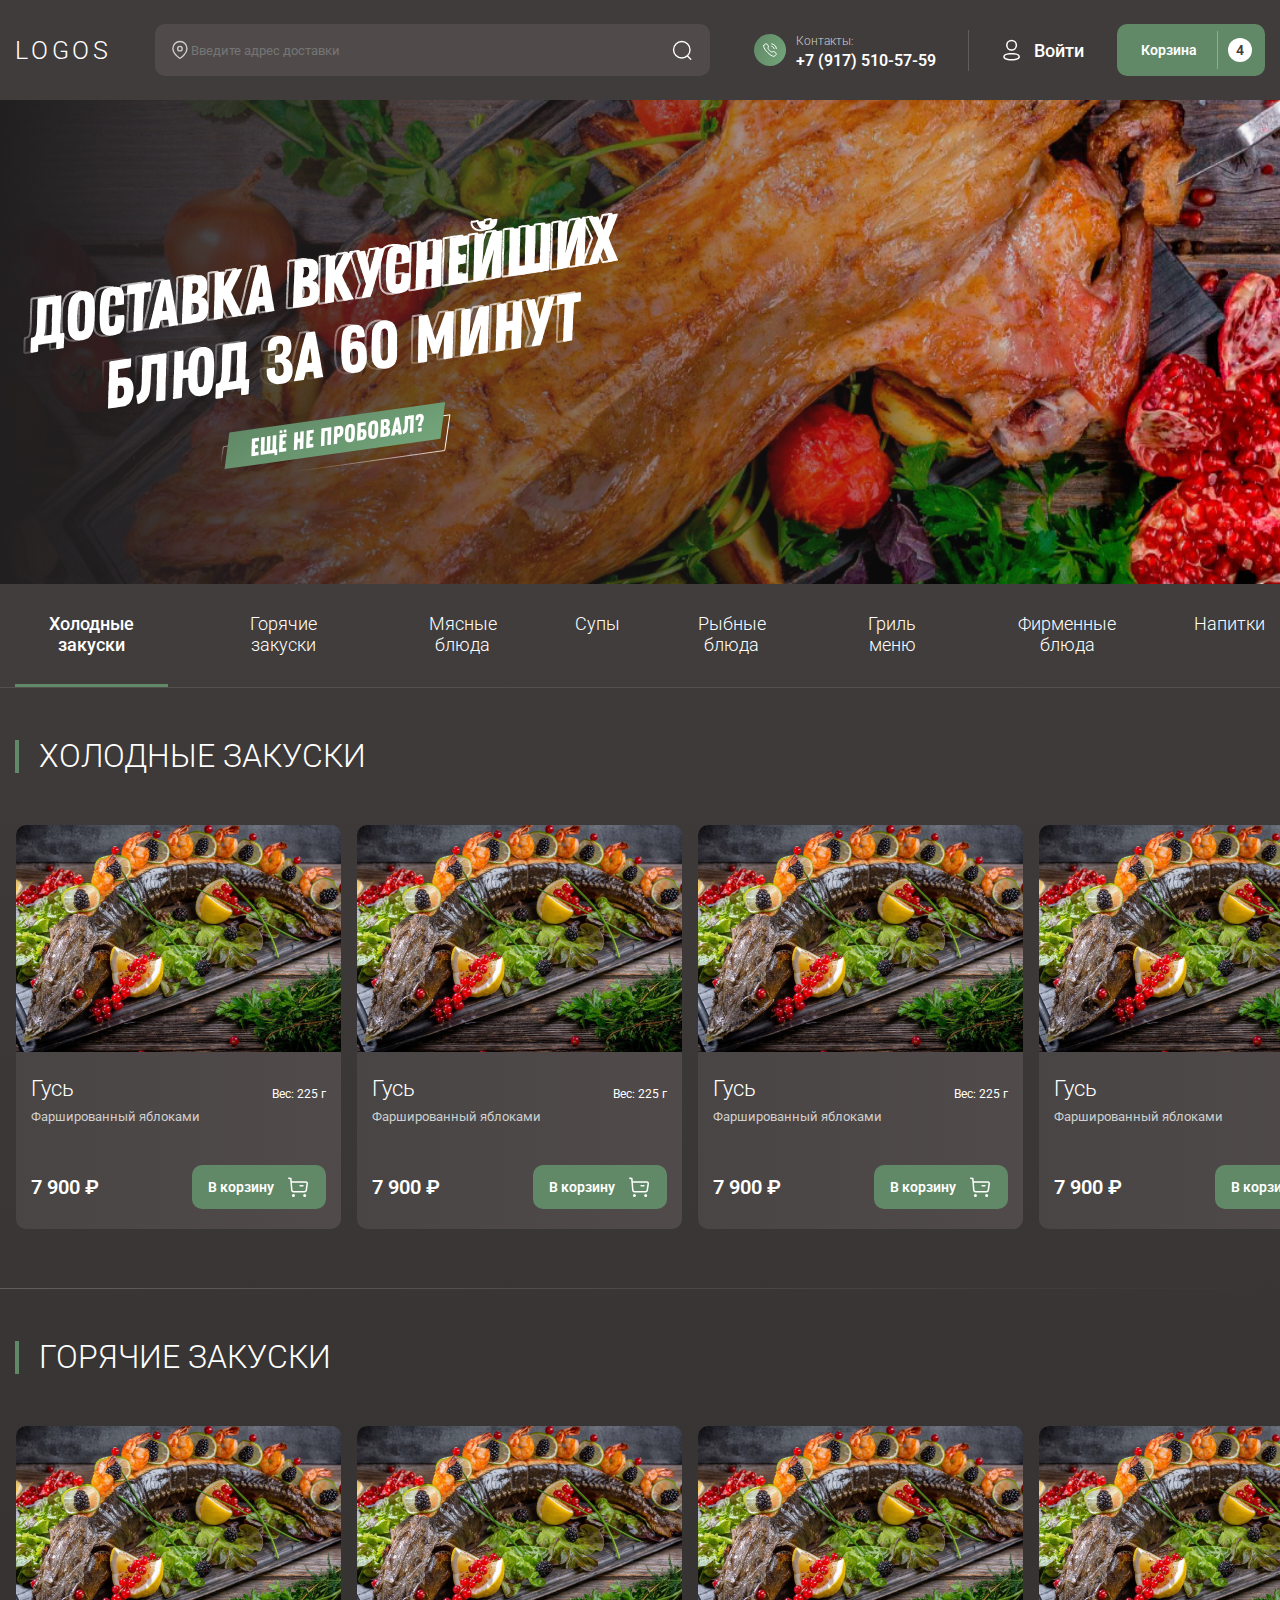
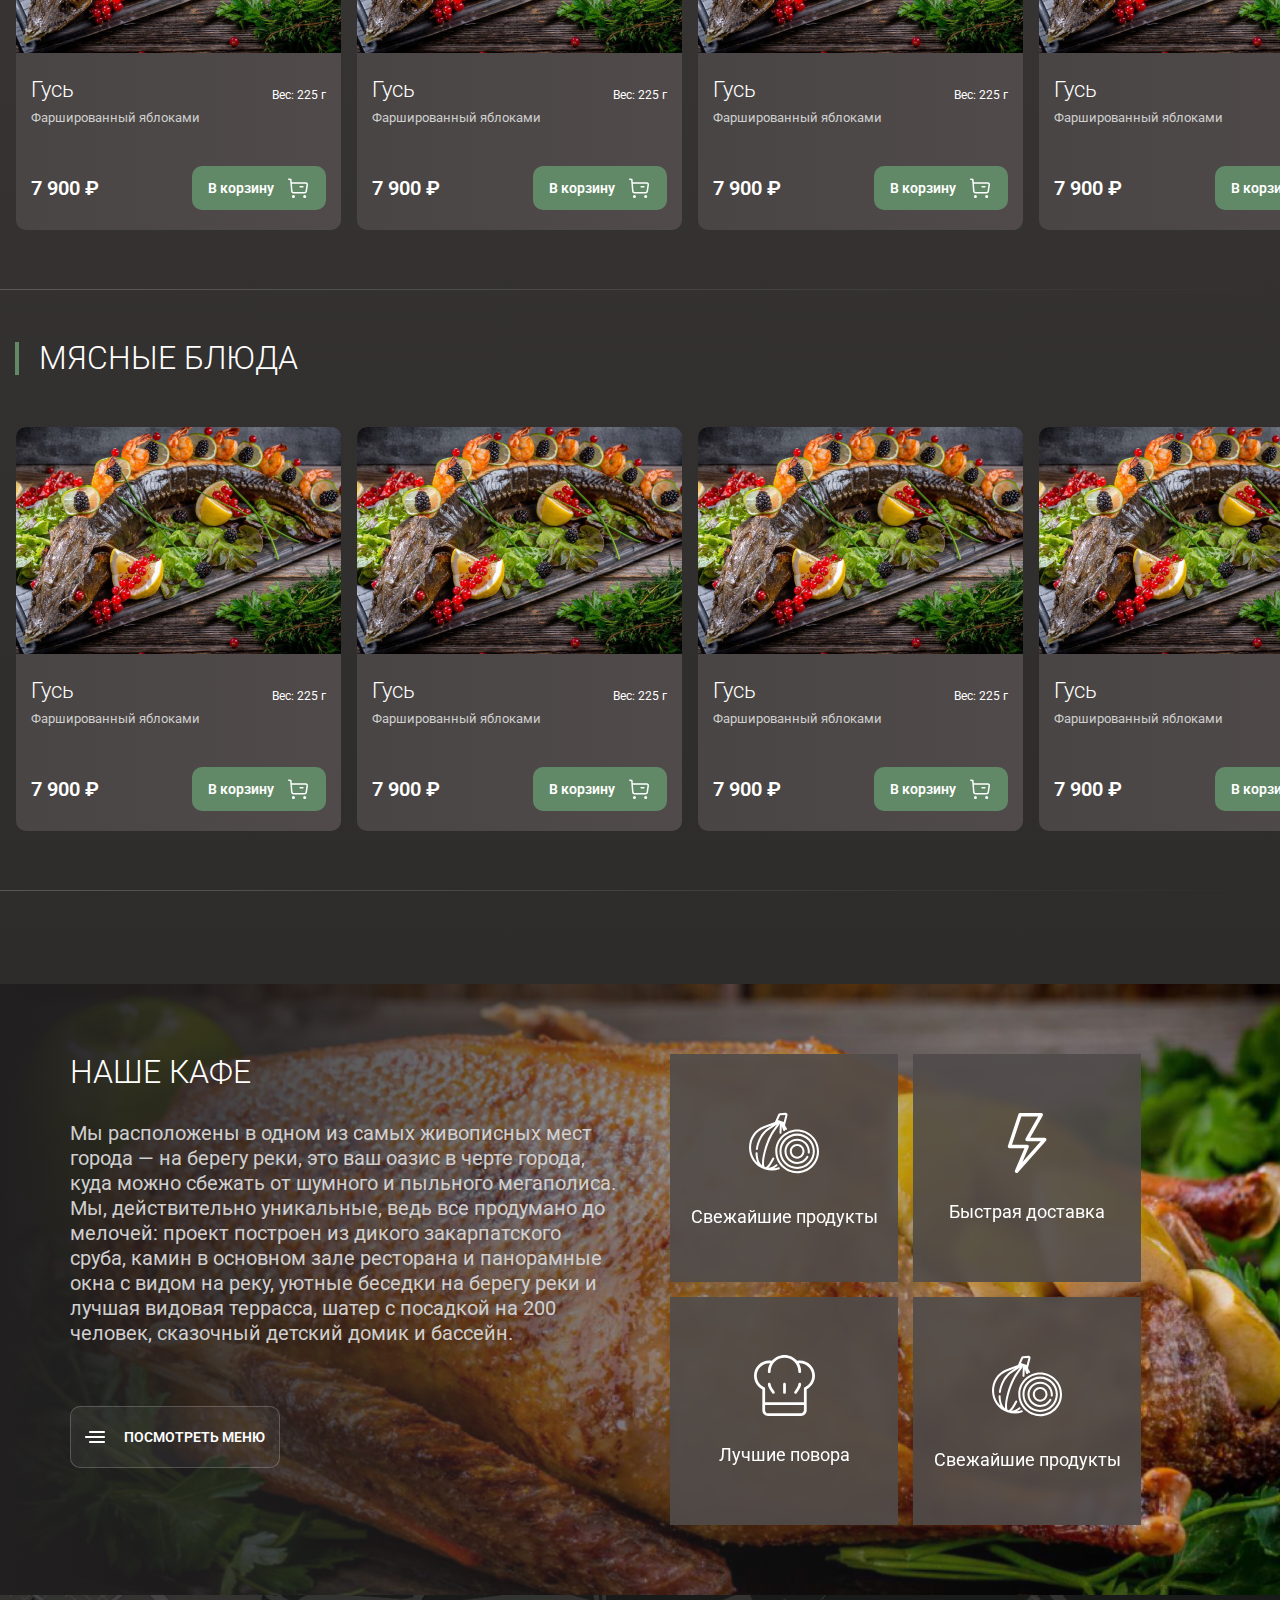
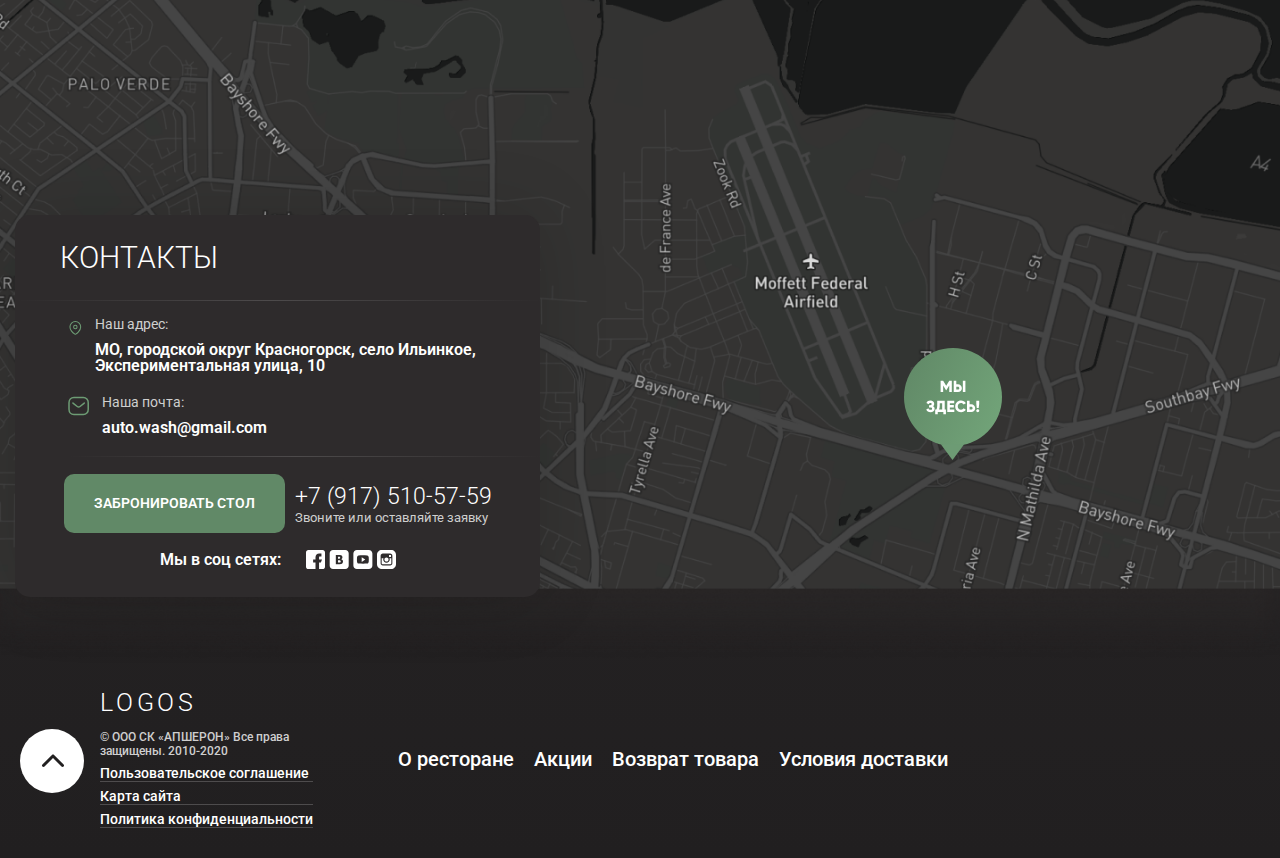
<file: index.html>
<!DOCTYPE html>
<html lang="en">

<head>
    <meta charset="UTF-8">
    <meta http-equiv="X-UA-Compatible" content="IE=edge">
    <meta name="viewport" content="width=device-width, initial-scale=1.0">

    <link rel="stylesheet" href="./css/style.css">
    <link
        href="https://fonts.googleapis.com/css?family=Roboto:100,100italic,300,300italic,regular,italic,500,500italic,700,700italic,900,900italic"
        rel="stylesheet" />

    <title>Logos</title>
</head>

<body>
    <div class="wrapper">
        <header class="header">
            <div class="container">
                <div class="header__content">
                    <div class="burger__menu">
                        <svg width="37" height="37" viewBox="0 0 37 37" fill="none" xmlns="http://www.w3.org/2000/svg">
                            <path
                                d="M8.64 25.3871H7.836L4.836 30.3551L1.836 25.3871H1.044V33.7871H1.68V26.3231L4.788 31.4831H4.896L8.004 26.3231V33.7871H8.64V25.3871ZM11.3597 33.1871V29.8511H15.1997V29.2511H11.3597V25.9871H15.4997V25.3871H10.7237V33.7871H15.5597V33.1871H11.3597ZM22.6421 25.3871V29.1671H17.7581V25.3871H17.1221V33.7871H17.7581V29.7671H22.6421V33.7871H23.2781V25.3871H22.6421ZM31.9844 25.2551C29.6924 25.2551 27.9044 26.9711 27.7004 29.1671H25.9964V25.3871H25.3604V33.7871H25.9964V29.7671H27.6764C27.7724 32.0831 29.6084 33.9191 31.9844 33.9191C34.4084 33.9191 36.3164 31.9871 36.3164 29.5871C36.3164 27.1871 34.4084 25.2551 31.9844 25.2551ZM31.9844 33.3071C29.8964 33.3071 28.2884 31.6511 28.2884 29.5871C28.2884 27.5231 29.8964 25.8671 31.9844 25.8671C34.0604 25.8671 35.6804 27.5231 35.6804 29.5871C35.6804 31.6511 34.0604 33.3071 31.9844 33.3071Z"
                                fill="white" />
                            <rect x="5" y="14" width="25" height="3" rx="1.5" fill="#65906C" />
                            <rect x="5" y="7" width="25" height="3" rx="1.5" fill="#65906C" />
                            <rect x="5" width="25" height="3" rx="1.5" fill="#65906C" />
                        </svg>

                    </div>
                    <div class="logo">
                        LOGOS
                    </div>
                    <div class="header__cearch-bar">
                        <svg width="24" height="24" viewBox="0 0 24 24" fill="none" xmlns="http://www.w3.org/2000/svg">
                            <path fill-rule="evenodd" clip-rule="evenodd"
                                d="M4.23914 10.3913C4.25354 6.15071 7.7029 2.72471 11.9435 2.73912C16.1841 2.75353 19.6101 6.20288 19.5957 10.4435V10.5304C19.5435 13.2869 18.0044 15.8348 16.1174 17.8261C15.0382 18.9467 13.8331 19.9388 12.5261 20.7826C12.1766 21.0849 11.6582 21.0849 11.3087 20.7826C9.3602 19.5143 7.65007 17.9131 6.25653 16.0522C5.01449 14.4294 4.3093 12.4597 4.23914 10.4174L4.23914 10.3913Z"
                                stroke="#CFCFCF" stroke-width="1.5" stroke-linecap="round" stroke-linejoin="round" />
                            <circle cx="11.9174" cy="10.5391" r="2.46087" stroke="#CFCFCF" stroke-width="1.5"
                                stroke-linecap="round" stroke-linejoin="round" />
                        </svg>
                        <input type="text" placeholder="Введите адрес доставки">
                        <svg width="24" height="24" viewBox="0 0 24 24" fill="none" xmlns="http://www.w3.org/2000/svg">
                            <circle cx="11.7666" cy="11.7666" r="8.98856" stroke="white" stroke-width="1.5"
                                stroke-linecap="round" stroke-linejoin="round" />
                            <path d="M18.0183 18.4851L21.5423 22" stroke="white" stroke-width="1.5"
                                stroke-linecap="round" stroke-linejoin="round" />
                        </svg>
                    </div>
                    <div class="header__info">
                        <div class="info__contact">
                            <div class="contact__icon">
                                <svg width="16" height="16" viewBox="0 0 16 16" fill="none"
                                    xmlns="http://www.w3.org/2000/svg">
                                    <path fill-rule="evenodd" clip-rule="evenodd"
                                        d="M1.99329 3.249C2.20417 2.89915 3.36678 1.62917 4.19526 1.66751C4.44311 1.68873 4.66222 1.83798 4.84024 2.01187H4.84092C5.249 2.4117 6.41982 3.92062 6.48555 4.23829C6.64782 5.01739 5.7187 5.46651 6.00284 6.25178C6.72725 8.02428 7.97544 9.27236 9.74879 9.99602C10.5334 10.2808 10.9826 9.35246 11.7618 9.51404C12.0795 9.58045 13.5892 10.7505 13.9884 11.1592V11.1592C14.1616 11.3365 14.3123 11.5563 14.3328 11.8041C14.3636 12.677 13.0148 13.8553 12.7518 14.0059C12.1315 14.4502 11.3222 14.442 10.3356 13.9833C7.58243 12.8379 3.1826 8.52132 2.01588 5.66437C1.56946 4.6833 1.53934 3.86859 1.99329 3.249Z"
                                        stroke="white" stroke-linecap="round" stroke-linejoin="round" />
                                    <path d="M9.71027 1.83331C12.1783 2.10731 14.1269 4.05398 14.4043 6.52131"
                                        stroke="white" stroke-linecap="round" stroke-linejoin="round" />
                                    <path d="M9.71027 4.19531C10.8903 4.42531 11.8123 5.34731 12.0423 6.52731"
                                        stroke="white" stroke-linecap="round" stroke-linejoin="round" />
                                </svg>
                            </div>
                            <div class="contacts">
                                <span>Контакты:</span>
                                <h4 class="contact__phone">
                                    +7 (917) 510-57-59
                                </h4>
                            </div>
                        </div>
                        <div class="info__login">
                            <svg width="24" height="24" viewBox="0 0 24 24" fill="none"
                                xmlns="http://www.w3.org/2000/svg">
                                <circle cx="11.5788" cy="7.27803" r="4.77803" stroke="white" stroke-width="1.5"
                                    stroke-linecap="round" stroke-linejoin="round" />
                                <path fill-rule="evenodd" clip-rule="evenodd"
                                    d="M4.00002 18.7014C3.99873 18.3655 4.07385 18.0337 4.2197 17.7311C4.67736 16.8158 5.96798 16.3307 7.03892 16.111C7.81128 15.9462 8.59431 15.836 9.38217 15.7815C10.8408 15.6533 12.3079 15.6533 13.7666 15.7815C14.5544 15.8367 15.3374 15.9468 16.1099 16.111C17.1808 16.3307 18.4714 16.77 18.9291 17.7311C19.2224 18.3479 19.2224 19.064 18.9291 19.6808C18.4714 20.6419 17.1808 21.0812 16.1099 21.2918C15.3384 21.4634 14.5551 21.5766 13.7666 21.6304C12.5794 21.7311 11.3866 21.7494 10.1968 21.6854C9.92221 21.6854 9.65677 21.6854 9.38217 21.6304C8.59663 21.5773 7.81632 21.4641 7.04807 21.2918C5.96798 21.0812 4.68652 20.6419 4.2197 19.6808C4.0746 19.3747 3.99955 19.0401 4.00002 18.7014Z"
                                    stroke="white" stroke-width="1.5" stroke-linecap="round" stroke-linejoin="round" />
                            </svg>
                            <h4>Войти</h4>
                        </div>
                    </div>
                    <div class="header__button">
                        <button class="btn header__btn">
                            <svg width="48" height="27" viewBox="0 0 48 27" fill="none"
                                xmlns="http://www.w3.org/2000/svg">
                                <line y1="26.5" x2="48" y2="26.5" stroke="white" stroke-opacity="0.3" />
                                <path fill-rule="evenodd" clip-rule="evenodd"
                                    d="M19.4223 19.8203C19.8443 19.8203 20.1873 20.1633 20.1873 20.5853C20.1873 21.0073 19.8443 21.3493 19.4223 21.3493C19.0003 21.3493 18.6583 21.0073 18.6583 20.5853C18.6583 20.1633 19.0003 19.8203 19.4223 19.8203Z"
                                    stroke="white" stroke-width="1.5" stroke-linecap="round" stroke-linejoin="round" />
                                <path fill-rule="evenodd" clip-rule="evenodd"
                                    d="M30.6747 19.8203C31.0967 19.8203 31.4397 20.1633 31.4397 20.5853C31.4397 21.0073 31.0967 21.3493 30.6747 21.3493C30.2527 21.3493 29.9097 21.0073 29.9097 20.5853C29.9097 20.1633 30.2527 19.8203 30.6747 19.8203Z"
                                    stroke="white" stroke-width="1.5" stroke-linecap="round" stroke-linejoin="round" />
                                <path
                                    d="M14.7499 3.25L16.8299 3.61L17.7929 15.083C17.8709 16.018 18.6519 16.736 19.5899 16.736H30.5019C31.3979 16.736 32.1579 16.078 32.2869 15.19L33.2359 8.632C33.3529 7.823 32.7259 7.099 31.9089 7.099H17.1639"
                                    stroke="white" stroke-width="1.5" stroke-linecap="round" stroke-linejoin="round" />
                                <path d="M26.1254 10.795H28.8984" stroke="white" stroke-width="1.5"
                                    stroke-linecap="round" stroke-linejoin="round" />
                            </svg>

                            Корзина
                            <div></div>
                            <span>4</span>
                        </button>
                    </div>
                </div>
            </div>
        </header>

        <main>
            <section class="hero">
                <div class="hero__content">
                    <div class="container">
                        <div class="hero__item">
                            <img src="./assets/images/hero-title.svg" alt="title">
                        </div>
                    </div>
                </div>
            </section>

            <nav class="nav">
                <div class="container">
                    <ul class="nav__menu">
                        <li class="nav__menu_item active">Холодные закуски</li>
                        <li class="nav__menu_item">Горячие закуски</li>
                        <li class="nav__menu_item">Мясные блюда</li>
                        <li class="nav__menu_item">Супы</li>
                        <li class="nav__menu_item">Рыбные блюда</li>
                        <li class="nav__menu_item">Гриль меню</li>
                        <li class="nav__menu_item">Фирменные блюда</li>
                        <li class="nav__menu_item">Напитки</li>
                    </ul>
                </div>
            </nav>

            <div class="container">
                <div class="title"><h1>ХОЛОДНЫЕ ЗАКУСКИ</h1></div>
            </div>

            <section class="product__list">
                <div class="product__item">
                    <div class="item__image">
                        <img src="./assets/images/item-image.jpg" alt="item-image">
                    </div>
                    <div class="item__description">
                        <div class="item__header">
                            <div class="item__title">Гусь</div>
                            <div class="item__weight">Вес: <span>225</span> г</div>
                        </div>
                        <div class="item__subtitle">Фаршированный яблоками</div>
                        <div class="item__footer">
                            <div class="item__price">7 900 ₽</div>
                            <button class="btn item__btn">
                                В корзину
                                <svg width="24" height="24" viewBox="0 0 24 24" fill="none" xmlns="http://www.w3.org/2000/svg">
                                    <path fill-rule="evenodd" clip-rule="evenodd" d="M7.42229 19.8203C7.84429 19.8203 8.18729 20.1633 8.18729 20.5853C8.18729 21.0073 7.84429 21.3493 7.42229 21.3493C7.00029 21.3493 6.65829 21.0073 6.65829 20.5853C6.65829 20.1633 7.00029 19.8203 7.42229 19.8203Z" stroke="white" stroke-width="1.5" stroke-linecap="round" stroke-linejoin="round"/>
                                    <path fill-rule="evenodd" clip-rule="evenodd" d="M18.6747 19.8203C19.0967 19.8203 19.4397 20.1633 19.4397 20.5853C19.4397 21.0073 19.0967 21.3493 18.6747 21.3493C18.2527 21.3493 17.9097 21.0073 17.9097 20.5853C17.9097 20.1633 18.2527 19.8203 18.6747 19.8203Z" stroke="white" stroke-width="1.5" stroke-linecap="round" stroke-linejoin="round"/>
                                    <path d="M2.74991 3.25L4.82991 3.61L5.79291 15.083C5.87091 16.018 6.65191 16.736 7.58991 16.736H18.5019C19.3979 16.736 20.1579 16.078 20.2869 15.19L21.2359 8.632C21.3529 7.823 20.7259 7.099 19.9089 7.099H5.16391" stroke="white" stroke-width="1.5" stroke-linecap="round" stroke-linejoin="round"/>
                                    <path d="M14.1254 10.795H16.8984" stroke="white" stroke-width="1.5" stroke-linecap="round" stroke-linejoin="round"/>
                                </svg>
                            </button>
                        </div>
                    </div>
                </div>
                <div class="product__item">
                    <div class="item__image">
                        <img src="./assets/images/item-image.jpg" alt="item-image">
                    </div>
                    <div class="item__description">
                        <div class="item__header">
                            <div class="item__title">Гусь</div>
                            <div class="item__weight">Вес: <span>225</span> г</div>
                        </div>
                        <div class="item__subtitle">Фаршированный яблоками</div>
                        <div class="item__footer">
                            <div class="item__price">7 900 ₽</div>
                            <button class="btn item__btn">
                                В корзину
                                <svg width="24" height="24" viewBox="0 0 24 24" fill="none" xmlns="http://www.w3.org/2000/svg">
                                    <path fill-rule="evenodd" clip-rule="evenodd" d="M7.42229 19.8203C7.84429 19.8203 8.18729 20.1633 8.18729 20.5853C8.18729 21.0073 7.84429 21.3493 7.42229 21.3493C7.00029 21.3493 6.65829 21.0073 6.65829 20.5853C6.65829 20.1633 7.00029 19.8203 7.42229 19.8203Z" stroke="white" stroke-width="1.5" stroke-linecap="round" stroke-linejoin="round"/>
                                    <path fill-rule="evenodd" clip-rule="evenodd" d="M18.6747 19.8203C19.0967 19.8203 19.4397 20.1633 19.4397 20.5853C19.4397 21.0073 19.0967 21.3493 18.6747 21.3493C18.2527 21.3493 17.9097 21.0073 17.9097 20.5853C17.9097 20.1633 18.2527 19.8203 18.6747 19.8203Z" stroke="white" stroke-width="1.5" stroke-linecap="round" stroke-linejoin="round"/>
                                    <path d="M2.74991 3.25L4.82991 3.61L5.79291 15.083C5.87091 16.018 6.65191 16.736 7.58991 16.736H18.5019C19.3979 16.736 20.1579 16.078 20.2869 15.19L21.2359 8.632C21.3529 7.823 20.7259 7.099 19.9089 7.099H5.16391" stroke="white" stroke-width="1.5" stroke-linecap="round" stroke-linejoin="round"/>
                                    <path d="M14.1254 10.795H16.8984" stroke="white" stroke-width="1.5" stroke-linecap="round" stroke-linejoin="round"/>
                                </svg>
                            </button>
                        </div>
                    </div>
                </div>
                <div class="product__item">
                    <div class="item__image">
                        <img src="./assets/images/item-image.jpg" alt="item-image">
                    </div>
                    <div class="item__description">
                        <div class="item__header">
                            <div class="item__title">Гусь</div>
                            <div class="item__weight">Вес: <span>225</span> г</div>
                        </div>
                        <div class="item__subtitle">Фаршированный яблоками</div>
                        <div class="item__footer">
                            <div class="item__price">7 900 ₽</div>
                            <button class="btn item__btn">
                                В корзину
                                <svg width="24" height="24" viewBox="0 0 24 24" fill="none" xmlns="http://www.w3.org/2000/svg">
                                    <path fill-rule="evenodd" clip-rule="evenodd" d="M7.42229 19.8203C7.84429 19.8203 8.18729 20.1633 8.18729 20.5853C8.18729 21.0073 7.84429 21.3493 7.42229 21.3493C7.00029 21.3493 6.65829 21.0073 6.65829 20.5853C6.65829 20.1633 7.00029 19.8203 7.42229 19.8203Z" stroke="white" stroke-width="1.5" stroke-linecap="round" stroke-linejoin="round"/>
                                    <path fill-rule="evenodd" clip-rule="evenodd" d="M18.6747 19.8203C19.0967 19.8203 19.4397 20.1633 19.4397 20.5853C19.4397 21.0073 19.0967 21.3493 18.6747 21.3493C18.2527 21.3493 17.9097 21.0073 17.9097 20.5853C17.9097 20.1633 18.2527 19.8203 18.6747 19.8203Z" stroke="white" stroke-width="1.5" stroke-linecap="round" stroke-linejoin="round"/>
                                    <path d="M2.74991 3.25L4.82991 3.61L5.79291 15.083C5.87091 16.018 6.65191 16.736 7.58991 16.736H18.5019C19.3979 16.736 20.1579 16.078 20.2869 15.19L21.2359 8.632C21.3529 7.823 20.7259 7.099 19.9089 7.099H5.16391" stroke="white" stroke-width="1.5" stroke-linecap="round" stroke-linejoin="round"/>
                                    <path d="M14.1254 10.795H16.8984" stroke="white" stroke-width="1.5" stroke-linecap="round" stroke-linejoin="round"/>
                                </svg>
                            </button>
                        </div>
                    </div>
                </div>
                <div class="product__item">
                    <div class="item__image">
                        <img src="./assets/images/item-image.jpg" alt="item-image">
                    </div>
                    <div class="item__description">
                        <div class="item__header">
                            <div class="item__title">Гусь</div>
                            <div class="item__weight">Вес: <span>225</span> г</div>
                        </div>
                        <div class="item__subtitle">Фаршированный яблоками</div>
                        <div class="item__footer">
                            <div class="item__price">7 900 ₽</div>
                            <button class="btn item__btn">
                                В корзину
                                <svg width="24" height="24" viewBox="0 0 24 24" fill="none" xmlns="http://www.w3.org/2000/svg">
                                    <path fill-rule="evenodd" clip-rule="evenodd" d="M7.42229 19.8203C7.84429 19.8203 8.18729 20.1633 8.18729 20.5853C8.18729 21.0073 7.84429 21.3493 7.42229 21.3493C7.00029 21.3493 6.65829 21.0073 6.65829 20.5853C6.65829 20.1633 7.00029 19.8203 7.42229 19.8203Z" stroke="white" stroke-width="1.5" stroke-linecap="round" stroke-linejoin="round"/>
                                    <path fill-rule="evenodd" clip-rule="evenodd" d="M18.6747 19.8203C19.0967 19.8203 19.4397 20.1633 19.4397 20.5853C19.4397 21.0073 19.0967 21.3493 18.6747 21.3493C18.2527 21.3493 17.9097 21.0073 17.9097 20.5853C17.9097 20.1633 18.2527 19.8203 18.6747 19.8203Z" stroke="white" stroke-width="1.5" stroke-linecap="round" stroke-linejoin="round"/>
                                    <path d="M2.74991 3.25L4.82991 3.61L5.79291 15.083C5.87091 16.018 6.65191 16.736 7.58991 16.736H18.5019C19.3979 16.736 20.1579 16.078 20.2869 15.19L21.2359 8.632C21.3529 7.823 20.7259 7.099 19.9089 7.099H5.16391" stroke="white" stroke-width="1.5" stroke-linecap="round" stroke-linejoin="round"/>
                                    <path d="M14.1254 10.795H16.8984" stroke="white" stroke-width="1.5" stroke-linecap="round" stroke-linejoin="round"/>
                                </svg>
                            </button>
                        </div>
                    </div>
                </div>
                <div class="product__item">
                    <div class="item__image">
                        <img src="./assets/images/item-image.jpg" alt="item-image">
                    </div>
                    <div class="item__description">
                        <div class="item__header">
                            <div class="item__title">Гусь</div>
                            <div class="item__weight">Вес: <span>225</span> г</div>
                        </div>
                        <div class="item__subtitle">Фаршированный яблоками</div>
                        <div class="item__footer">
                            <div class="item__price">7 900 ₽</div>
                            <button class="btn item__btn">
                                В корзину
                                <svg width="24" height="24" viewBox="0 0 24 24" fill="none" xmlns="http://www.w3.org/2000/svg">
                                    <path fill-rule="evenodd" clip-rule="evenodd" d="M7.42229 19.8203C7.84429 19.8203 8.18729 20.1633 8.18729 20.5853C8.18729 21.0073 7.84429 21.3493 7.42229 21.3493C7.00029 21.3493 6.65829 21.0073 6.65829 20.5853C6.65829 20.1633 7.00029 19.8203 7.42229 19.8203Z" stroke="white" stroke-width="1.5" stroke-linecap="round" stroke-linejoin="round"/>
                                    <path fill-rule="evenodd" clip-rule="evenodd" d="M18.6747 19.8203C19.0967 19.8203 19.4397 20.1633 19.4397 20.5853C19.4397 21.0073 19.0967 21.3493 18.6747 21.3493C18.2527 21.3493 17.9097 21.0073 17.9097 20.5853C17.9097 20.1633 18.2527 19.8203 18.6747 19.8203Z" stroke="white" stroke-width="1.5" stroke-linecap="round" stroke-linejoin="round"/>
                                    <path d="M2.74991 3.25L4.82991 3.61L5.79291 15.083C5.87091 16.018 6.65191 16.736 7.58991 16.736H18.5019C19.3979 16.736 20.1579 16.078 20.2869 15.19L21.2359 8.632C21.3529 7.823 20.7259 7.099 19.9089 7.099H5.16391" stroke="white" stroke-width="1.5" stroke-linecap="round" stroke-linejoin="round"/>
                                    <path d="M14.1254 10.795H16.8984" stroke="white" stroke-width="1.5" stroke-linecap="round" stroke-linejoin="round"/>
                                </svg>
                            </button>
                        </div>
                    </div>
                </div>
                <div class="product__item">
                    <div class="item__image">
                        <img src="./assets/images/item-image.jpg" alt="item-image">
                    </div>
                    <div class="item__description">
                        <div class="item__header">
                            <div class="item__title">Гусь</div>
                            <div class="item__weight">Вес: <span>225</span> г</div>
                        </div>
                        <div class="item__subtitle">Фаршированный яблоками</div>
                        <div class="item__footer">
                            <div class="item__price">7 900 ₽</div>
                            <button class="btn item__btn">
                                В корзину
                                <svg width="24" height="24" viewBox="0 0 24 24" fill="none" xmlns="http://www.w3.org/2000/svg">
                                    <path fill-rule="evenodd" clip-rule="evenodd" d="M7.42229 19.8203C7.84429 19.8203 8.18729 20.1633 8.18729 20.5853C8.18729 21.0073 7.84429 21.3493 7.42229 21.3493C7.00029 21.3493 6.65829 21.0073 6.65829 20.5853C6.65829 20.1633 7.00029 19.8203 7.42229 19.8203Z" stroke="white" stroke-width="1.5" stroke-linecap="round" stroke-linejoin="round"/>
                                    <path fill-rule="evenodd" clip-rule="evenodd" d="M18.6747 19.8203C19.0967 19.8203 19.4397 20.1633 19.4397 20.5853C19.4397 21.0073 19.0967 21.3493 18.6747 21.3493C18.2527 21.3493 17.9097 21.0073 17.9097 20.5853C17.9097 20.1633 18.2527 19.8203 18.6747 19.8203Z" stroke="white" stroke-width="1.5" stroke-linecap="round" stroke-linejoin="round"/>
                                    <path d="M2.74991 3.25L4.82991 3.61L5.79291 15.083C5.87091 16.018 6.65191 16.736 7.58991 16.736H18.5019C19.3979 16.736 20.1579 16.078 20.2869 15.19L21.2359 8.632C21.3529 7.823 20.7259 7.099 19.9089 7.099H5.16391" stroke="white" stroke-width="1.5" stroke-linecap="round" stroke-linejoin="round"/>
                                    <path d="M14.1254 10.795H16.8984" stroke="white" stroke-width="1.5" stroke-linecap="round" stroke-linejoin="round"/>
                                </svg>
                            </button>
                        </div>
                    </div>
                </div>
                <div class="product__item">
                    <div class="item__image">
                        <img src="./assets/images/item-image.jpg" alt="item-image">
                    </div>
                    <div class="item__description">
                        <div class="item__header">
                            <div class="item__title">Гусь</div>
                            <div class="item__weight">Вес: <span>225</span> г</div>
                        </div>
                        <div class="item__subtitle">Фаршированный яблоками</div>
                        <div class="item__footer">
                            <div class="item__price">7 900 ₽</div>
                            <button class="btn item__btn">
                                В корзину
                                <svg width="24" height="24" viewBox="0 0 24 24" fill="none" xmlns="http://www.w3.org/2000/svg">
                                    <path fill-rule="evenodd" clip-rule="evenodd" d="M7.42229 19.8203C7.84429 19.8203 8.18729 20.1633 8.18729 20.5853C8.18729 21.0073 7.84429 21.3493 7.42229 21.3493C7.00029 21.3493 6.65829 21.0073 6.65829 20.5853C6.65829 20.1633 7.00029 19.8203 7.42229 19.8203Z" stroke="white" stroke-width="1.5" stroke-linecap="round" stroke-linejoin="round"/>
                                    <path fill-rule="evenodd" clip-rule="evenodd" d="M18.6747 19.8203C19.0967 19.8203 19.4397 20.1633 19.4397 20.5853C19.4397 21.0073 19.0967 21.3493 18.6747 21.3493C18.2527 21.3493 17.9097 21.0073 17.9097 20.5853C17.9097 20.1633 18.2527 19.8203 18.6747 19.8203Z" stroke="white" stroke-width="1.5" stroke-linecap="round" stroke-linejoin="round"/>
                                    <path d="M2.74991 3.25L4.82991 3.61L5.79291 15.083C5.87091 16.018 6.65191 16.736 7.58991 16.736H18.5019C19.3979 16.736 20.1579 16.078 20.2869 15.19L21.2359 8.632C21.3529 7.823 20.7259 7.099 19.9089 7.099H5.16391" stroke="white" stroke-width="1.5" stroke-linecap="round" stroke-linejoin="round"/>
                                    <path d="M14.1254 10.795H16.8984" stroke="white" stroke-width="1.5" stroke-linecap="round" stroke-linejoin="round"/>
                                </svg>
                            </button>
                        </div>
                    </div>
                </div>
            </section>

            <div class="container">
                <div class="title"><h1>ГОРЯЧИЕ ЗАКУСКИ</h1></div>
            </div>
            <section class="product__list">
                <div class="product__item">
                    <div class="item__image">
                        <img src="./assets/images/item-image.jpg" alt="item-image">
                    </div>
                    <div class="item__description">
                        <div class="item__header">
                            <div class="item__title">Гусь</div>
                            <div class="item__weight">Вес: <span>225</span> г</div>
                        </div>
                        <div class="item__subtitle">Фаршированный яблоками</div>
                        <div class="item__footer">
                            <div class="item__price">7 900 ₽</div>
                            <button class="btn item__btn">
                                В корзину
                                <svg width="24" height="24" viewBox="0 0 24 24" fill="none" xmlns="http://www.w3.org/2000/svg">
                                    <path fill-rule="evenodd" clip-rule="evenodd" d="M7.42229 19.8203C7.84429 19.8203 8.18729 20.1633 8.18729 20.5853C8.18729 21.0073 7.84429 21.3493 7.42229 21.3493C7.00029 21.3493 6.65829 21.0073 6.65829 20.5853C6.65829 20.1633 7.00029 19.8203 7.42229 19.8203Z" stroke="white" stroke-width="1.5" stroke-linecap="round" stroke-linejoin="round"/>
                                    <path fill-rule="evenodd" clip-rule="evenodd" d="M18.6747 19.8203C19.0967 19.8203 19.4397 20.1633 19.4397 20.5853C19.4397 21.0073 19.0967 21.3493 18.6747 21.3493C18.2527 21.3493 17.9097 21.0073 17.9097 20.5853C17.9097 20.1633 18.2527 19.8203 18.6747 19.8203Z" stroke="white" stroke-width="1.5" stroke-linecap="round" stroke-linejoin="round"/>
                                    <path d="M2.74991 3.25L4.82991 3.61L5.79291 15.083C5.87091 16.018 6.65191 16.736 7.58991 16.736H18.5019C19.3979 16.736 20.1579 16.078 20.2869 15.19L21.2359 8.632C21.3529 7.823 20.7259 7.099 19.9089 7.099H5.16391" stroke="white" stroke-width="1.5" stroke-linecap="round" stroke-linejoin="round"/>
                                    <path d="M14.1254 10.795H16.8984" stroke="white" stroke-width="1.5" stroke-linecap="round" stroke-linejoin="round"/>
                                </svg>
                            </button>
                        </div>
                    </div>
                </div>
                <div class="product__item">
                    <div class="item__image">
                        <img src="./assets/images/item-image.jpg" alt="item-image">
                    </div>
                    <div class="item__description">
                        <div class="item__header">
                            <div class="item__title">Гусь</div>
                            <div class="item__weight">Вес: <span>225</span> г</div>
                        </div>
                        <div class="item__subtitle">Фаршированный яблоками</div>
                        <div class="item__footer">
                            <div class="item__price">7 900 ₽</div>
                            <button class="btn item__btn">
                                В корзину
                                <svg width="24" height="24" viewBox="0 0 24 24" fill="none" xmlns="http://www.w3.org/2000/svg">
                                    <path fill-rule="evenodd" clip-rule="evenodd" d="M7.42229 19.8203C7.84429 19.8203 8.18729 20.1633 8.18729 20.5853C8.18729 21.0073 7.84429 21.3493 7.42229 21.3493C7.00029 21.3493 6.65829 21.0073 6.65829 20.5853C6.65829 20.1633 7.00029 19.8203 7.42229 19.8203Z" stroke="white" stroke-width="1.5" stroke-linecap="round" stroke-linejoin="round"/>
                                    <path fill-rule="evenodd" clip-rule="evenodd" d="M18.6747 19.8203C19.0967 19.8203 19.4397 20.1633 19.4397 20.5853C19.4397 21.0073 19.0967 21.3493 18.6747 21.3493C18.2527 21.3493 17.9097 21.0073 17.9097 20.5853C17.9097 20.1633 18.2527 19.8203 18.6747 19.8203Z" stroke="white" stroke-width="1.5" stroke-linecap="round" stroke-linejoin="round"/>
                                    <path d="M2.74991 3.25L4.82991 3.61L5.79291 15.083C5.87091 16.018 6.65191 16.736 7.58991 16.736H18.5019C19.3979 16.736 20.1579 16.078 20.2869 15.19L21.2359 8.632C21.3529 7.823 20.7259 7.099 19.9089 7.099H5.16391" stroke="white" stroke-width="1.5" stroke-linecap="round" stroke-linejoin="round"/>
                                    <path d="M14.1254 10.795H16.8984" stroke="white" stroke-width="1.5" stroke-linecap="round" stroke-linejoin="round"/>
                                </svg>
                            </button>
                        </div>
                    </div>
                </div>
                <div class="product__item">
                    <div class="item__image">
                        <img src="./assets/images/item-image.jpg" alt="item-image">
                    </div>
                    <div class="item__description">
                        <div class="item__header">
                            <div class="item__title">Гусь</div>
                            <div class="item__weight">Вес: <span>225</span> г</div>
                        </div>
                        <div class="item__subtitle">Фаршированный яблоками</div>
                        <div class="item__footer">
                            <div class="item__price">7 900 ₽</div>
                            <button class="btn item__btn">
                                В корзину
                                <svg width="24" height="24" viewBox="0 0 24 24" fill="none" xmlns="http://www.w3.org/2000/svg">
                                    <path fill-rule="evenodd" clip-rule="evenodd" d="M7.42229 19.8203C7.84429 19.8203 8.18729 20.1633 8.18729 20.5853C8.18729 21.0073 7.84429 21.3493 7.42229 21.3493C7.00029 21.3493 6.65829 21.0073 6.65829 20.5853C6.65829 20.1633 7.00029 19.8203 7.42229 19.8203Z" stroke="white" stroke-width="1.5" stroke-linecap="round" stroke-linejoin="round"/>
                                    <path fill-rule="evenodd" clip-rule="evenodd" d="M18.6747 19.8203C19.0967 19.8203 19.4397 20.1633 19.4397 20.5853C19.4397 21.0073 19.0967 21.3493 18.6747 21.3493C18.2527 21.3493 17.9097 21.0073 17.9097 20.5853C17.9097 20.1633 18.2527 19.8203 18.6747 19.8203Z" stroke="white" stroke-width="1.5" stroke-linecap="round" stroke-linejoin="round"/>
                                    <path d="M2.74991 3.25L4.82991 3.61L5.79291 15.083C5.87091 16.018 6.65191 16.736 7.58991 16.736H18.5019C19.3979 16.736 20.1579 16.078 20.2869 15.19L21.2359 8.632C21.3529 7.823 20.7259 7.099 19.9089 7.099H5.16391" stroke="white" stroke-width="1.5" stroke-linecap="round" stroke-linejoin="round"/>
                                    <path d="M14.1254 10.795H16.8984" stroke="white" stroke-width="1.5" stroke-linecap="round" stroke-linejoin="round"/>
                                </svg>
                            </button>
                        </div>
                    </div>
                </div>
                <div class="product__item">
                    <div class="item__image">
                        <img src="./assets/images/item-image.jpg" alt="item-image">
                    </div>
                    <div class="item__description">
                        <div class="item__header">
                            <div class="item__title">Гусь</div>
                            <div class="item__weight">Вес: <span>225</span> г</div>
                        </div>
                        <div class="item__subtitle">Фаршированный яблоками</div>
                        <div class="item__footer">
                            <div class="item__price">7 900 ₽</div>
                            <button class="btn item__btn">
                                В корзину
                                <svg width="24" height="24" viewBox="0 0 24 24" fill="none" xmlns="http://www.w3.org/2000/svg">
                                    <path fill-rule="evenodd" clip-rule="evenodd" d="M7.42229 19.8203C7.84429 19.8203 8.18729 20.1633 8.18729 20.5853C8.18729 21.0073 7.84429 21.3493 7.42229 21.3493C7.00029 21.3493 6.65829 21.0073 6.65829 20.5853C6.65829 20.1633 7.00029 19.8203 7.42229 19.8203Z" stroke="white" stroke-width="1.5" stroke-linecap="round" stroke-linejoin="round"/>
                                    <path fill-rule="evenodd" clip-rule="evenodd" d="M18.6747 19.8203C19.0967 19.8203 19.4397 20.1633 19.4397 20.5853C19.4397 21.0073 19.0967 21.3493 18.6747 21.3493C18.2527 21.3493 17.9097 21.0073 17.9097 20.5853C17.9097 20.1633 18.2527 19.8203 18.6747 19.8203Z" stroke="white" stroke-width="1.5" stroke-linecap="round" stroke-linejoin="round"/>
                                    <path d="M2.74991 3.25L4.82991 3.61L5.79291 15.083C5.87091 16.018 6.65191 16.736 7.58991 16.736H18.5019C19.3979 16.736 20.1579 16.078 20.2869 15.19L21.2359 8.632C21.3529 7.823 20.7259 7.099 19.9089 7.099H5.16391" stroke="white" stroke-width="1.5" stroke-linecap="round" stroke-linejoin="round"/>
                                    <path d="M14.1254 10.795H16.8984" stroke="white" stroke-width="1.5" stroke-linecap="round" stroke-linejoin="round"/>
                                </svg>
                            </button>
                        </div>
                    </div>
                </div>
                <div class="product__item">
                    <div class="item__image">
                        <img src="./assets/images/item-image.jpg" alt="item-image">
                    </div>
                    <div class="item__description">
                        <div class="item__header">
                            <div class="item__title">Гусь</div>
                            <div class="item__weight">Вес: <span>225</span> г</div>
                        </div>
                        <div class="item__subtitle">Фаршированный яблоками</div>
                        <div class="item__footer">
                            <div class="item__price">7 900 ₽</div>
                            <button class="btn item__btn">
                                В корзину
                                <svg width="24" height="24" viewBox="0 0 24 24" fill="none" xmlns="http://www.w3.org/2000/svg">
                                    <path fill-rule="evenodd" clip-rule="evenodd" d="M7.42229 19.8203C7.84429 19.8203 8.18729 20.1633 8.18729 20.5853C8.18729 21.0073 7.84429 21.3493 7.42229 21.3493C7.00029 21.3493 6.65829 21.0073 6.65829 20.5853C6.65829 20.1633 7.00029 19.8203 7.42229 19.8203Z" stroke="white" stroke-width="1.5" stroke-linecap="round" stroke-linejoin="round"/>
                                    <path fill-rule="evenodd" clip-rule="evenodd" d="M18.6747 19.8203C19.0967 19.8203 19.4397 20.1633 19.4397 20.5853C19.4397 21.0073 19.0967 21.3493 18.6747 21.3493C18.2527 21.3493 17.9097 21.0073 17.9097 20.5853C17.9097 20.1633 18.2527 19.8203 18.6747 19.8203Z" stroke="white" stroke-width="1.5" stroke-linecap="round" stroke-linejoin="round"/>
                                    <path d="M2.74991 3.25L4.82991 3.61L5.79291 15.083C5.87091 16.018 6.65191 16.736 7.58991 16.736H18.5019C19.3979 16.736 20.1579 16.078 20.2869 15.19L21.2359 8.632C21.3529 7.823 20.7259 7.099 19.9089 7.099H5.16391" stroke="white" stroke-width="1.5" stroke-linecap="round" stroke-linejoin="round"/>
                                    <path d="M14.1254 10.795H16.8984" stroke="white" stroke-width="1.5" stroke-linecap="round" stroke-linejoin="round"/>
                                </svg>
                            </button>
                        </div>
                    </div>
                </div>
                <div class="product__item">
                    <div class="item__image">
                        <img src="./assets/images/item-image.jpg" alt="item-image">
                    </div>
                    <div class="item__description">
                        <div class="item__header">
                            <div class="item__title">Гусь</div>
                            <div class="item__weight">Вес: <span>225</span> г</div>
                        </div>
                        <div class="item__subtitle">Фаршированный яблоками</div>
                        <div class="item__footer">
                            <div class="item__price">7 900 ₽</div>
                            <button class="btn item__btn">
                                В корзину
                                <svg width="24" height="24" viewBox="0 0 24 24" fill="none" xmlns="http://www.w3.org/2000/svg">
                                    <path fill-rule="evenodd" clip-rule="evenodd" d="M7.42229 19.8203C7.84429 19.8203 8.18729 20.1633 8.18729 20.5853C8.18729 21.0073 7.84429 21.3493 7.42229 21.3493C7.00029 21.3493 6.65829 21.0073 6.65829 20.5853C6.65829 20.1633 7.00029 19.8203 7.42229 19.8203Z" stroke="white" stroke-width="1.5" stroke-linecap="round" stroke-linejoin="round"/>
                                    <path fill-rule="evenodd" clip-rule="evenodd" d="M18.6747 19.8203C19.0967 19.8203 19.4397 20.1633 19.4397 20.5853C19.4397 21.0073 19.0967 21.3493 18.6747 21.3493C18.2527 21.3493 17.9097 21.0073 17.9097 20.5853C17.9097 20.1633 18.2527 19.8203 18.6747 19.8203Z" stroke="white" stroke-width="1.5" stroke-linecap="round" stroke-linejoin="round"/>
                                    <path d="M2.74991 3.25L4.82991 3.61L5.79291 15.083C5.87091 16.018 6.65191 16.736 7.58991 16.736H18.5019C19.3979 16.736 20.1579 16.078 20.2869 15.19L21.2359 8.632C21.3529 7.823 20.7259 7.099 19.9089 7.099H5.16391" stroke="white" stroke-width="1.5" stroke-linecap="round" stroke-linejoin="round"/>
                                    <path d="M14.1254 10.795H16.8984" stroke="white" stroke-width="1.5" stroke-linecap="round" stroke-linejoin="round"/>
                                </svg>
                            </button>
                        </div>
                    </div>
                </div>
                <div class="product__item">
                    <div class="item__image">
                        <img src="./assets/images/item-image.jpg" alt="item-image">
                    </div>
                    <div class="item__description">
                        <div class="item__header">
                            <div class="item__title">Гусь</div>
                            <div class="item__weight">Вес: <span>225</span> г</div>
                        </div>
                        <div class="item__subtitle">Фаршированный яблоками</div>
                        <div class="item__footer">
                            <div class="item__price">7 900 ₽</div>
                            <button class="btn item__btn">
                                В корзину
                                <svg width="24" height="24" viewBox="0 0 24 24" fill="none" xmlns="http://www.w3.org/2000/svg">
                                    <path fill-rule="evenodd" clip-rule="evenodd" d="M7.42229 19.8203C7.84429 19.8203 8.18729 20.1633 8.18729 20.5853C8.18729 21.0073 7.84429 21.3493 7.42229 21.3493C7.00029 21.3493 6.65829 21.0073 6.65829 20.5853C6.65829 20.1633 7.00029 19.8203 7.42229 19.8203Z" stroke="white" stroke-width="1.5" stroke-linecap="round" stroke-linejoin="round"/>
                                    <path fill-rule="evenodd" clip-rule="evenodd" d="M18.6747 19.8203C19.0967 19.8203 19.4397 20.1633 19.4397 20.5853C19.4397 21.0073 19.0967 21.3493 18.6747 21.3493C18.2527 21.3493 17.9097 21.0073 17.9097 20.5853C17.9097 20.1633 18.2527 19.8203 18.6747 19.8203Z" stroke="white" stroke-width="1.5" stroke-linecap="round" stroke-linejoin="round"/>
                                    <path d="M2.74991 3.25L4.82991 3.61L5.79291 15.083C5.87091 16.018 6.65191 16.736 7.58991 16.736H18.5019C19.3979 16.736 20.1579 16.078 20.2869 15.19L21.2359 8.632C21.3529 7.823 20.7259 7.099 19.9089 7.099H5.16391" stroke="white" stroke-width="1.5" stroke-linecap="round" stroke-linejoin="round"/>
                                    <path d="M14.1254 10.795H16.8984" stroke="white" stroke-width="1.5" stroke-linecap="round" stroke-linejoin="round"/>
                                </svg>
                            </button>
                        </div>
                    </div>
                </div>
            </section>

            <div class="container">
                <div class="title"><h1>Мясные блюда</h1></div>
            </div>
            <section class="product__list">
                <div class="product__item">
                    <div class="item__image">
                        <img src="./assets/images/item-image.jpg" alt="item-image">
                    </div>
                    <div class="item__description">
                        <div class="item__header">
                            <div class="item__title">Гусь</div>
                            <div class="item__weight">Вес: <span>225</span> г</div>
                        </div>
                        <div class="item__subtitle">Фаршированный яблоками</div>
                        <div class="item__footer">
                            <div class="item__price">7 900 ₽</div>
                            <button class="btn item__btn">
                                В корзину
                                <svg width="24" height="24" viewBox="0 0 24 24" fill="none" xmlns="http://www.w3.org/2000/svg">
                                    <path fill-rule="evenodd" clip-rule="evenodd" d="M7.42229 19.8203C7.84429 19.8203 8.18729 20.1633 8.18729 20.5853C8.18729 21.0073 7.84429 21.3493 7.42229 21.3493C7.00029 21.3493 6.65829 21.0073 6.65829 20.5853C6.65829 20.1633 7.00029 19.8203 7.42229 19.8203Z" stroke="white" stroke-width="1.5" stroke-linecap="round" stroke-linejoin="round"/>
                                    <path fill-rule="evenodd" clip-rule="evenodd" d="M18.6747 19.8203C19.0967 19.8203 19.4397 20.1633 19.4397 20.5853C19.4397 21.0073 19.0967 21.3493 18.6747 21.3493C18.2527 21.3493 17.9097 21.0073 17.9097 20.5853C17.9097 20.1633 18.2527 19.8203 18.6747 19.8203Z" stroke="white" stroke-width="1.5" stroke-linecap="round" stroke-linejoin="round"/>
                                    <path d="M2.74991 3.25L4.82991 3.61L5.79291 15.083C5.87091 16.018 6.65191 16.736 7.58991 16.736H18.5019C19.3979 16.736 20.1579 16.078 20.2869 15.19L21.2359 8.632C21.3529 7.823 20.7259 7.099 19.9089 7.099H5.16391" stroke="white" stroke-width="1.5" stroke-linecap="round" stroke-linejoin="round"/>
                                    <path d="M14.1254 10.795H16.8984" stroke="white" stroke-width="1.5" stroke-linecap="round" stroke-linejoin="round"/>
                                </svg>
                            </button>
                        </div>
                    </div>
                </div>
                <div class="product__item">
                    <div class="item__image">
                        <img src="./assets/images/item-image.jpg" alt="item-image">
                    </div>
                    <div class="item__description">
                        <div class="item__header">
                            <div class="item__title">Гусь</div>
                            <div class="item__weight">Вес: <span>225</span> г</div>
                        </div>
                        <div class="item__subtitle">Фаршированный яблоками</div>
                        <div class="item__footer">
                            <div class="item__price">7 900 ₽</div>
                            <button class="btn item__btn">
                                В корзину
                                <svg width="24" height="24" viewBox="0 0 24 24" fill="none" xmlns="http://www.w3.org/2000/svg">
                                    <path fill-rule="evenodd" clip-rule="evenodd" d="M7.42229 19.8203C7.84429 19.8203 8.18729 20.1633 8.18729 20.5853C8.18729 21.0073 7.84429 21.3493 7.42229 21.3493C7.00029 21.3493 6.65829 21.0073 6.65829 20.5853C6.65829 20.1633 7.00029 19.8203 7.42229 19.8203Z" stroke="white" stroke-width="1.5" stroke-linecap="round" stroke-linejoin="round"/>
                                    <path fill-rule="evenodd" clip-rule="evenodd" d="M18.6747 19.8203C19.0967 19.8203 19.4397 20.1633 19.4397 20.5853C19.4397 21.0073 19.0967 21.3493 18.6747 21.3493C18.2527 21.3493 17.9097 21.0073 17.9097 20.5853C17.9097 20.1633 18.2527 19.8203 18.6747 19.8203Z" stroke="white" stroke-width="1.5" stroke-linecap="round" stroke-linejoin="round"/>
                                    <path d="M2.74991 3.25L4.82991 3.61L5.79291 15.083C5.87091 16.018 6.65191 16.736 7.58991 16.736H18.5019C19.3979 16.736 20.1579 16.078 20.2869 15.19L21.2359 8.632C21.3529 7.823 20.7259 7.099 19.9089 7.099H5.16391" stroke="white" stroke-width="1.5" stroke-linecap="round" stroke-linejoin="round"/>
                                    <path d="M14.1254 10.795H16.8984" stroke="white" stroke-width="1.5" stroke-linecap="round" stroke-linejoin="round"/>
                                </svg>
                            </button>
                        </div>
                    </div>
                </div>
                <div class="product__item">
                    <div class="item__image">
                        <img src="./assets/images/item-image.jpg" alt="item-image">
                    </div>
                    <div class="item__description">
                        <div class="item__header">
                            <div class="item__title">Гусь</div>
                            <div class="item__weight">Вес: <span>225</span> г</div>
                        </div>
                        <div class="item__subtitle">Фаршированный яблоками</div>
                        <div class="item__footer">
                            <div class="item__price">7 900 ₽</div>
                            <button class="btn item__btn">
                                В корзину
                                <svg width="24" height="24" viewBox="0 0 24 24" fill="none" xmlns="http://www.w3.org/2000/svg">
                                    <path fill-rule="evenodd" clip-rule="evenodd" d="M7.42229 19.8203C7.84429 19.8203 8.18729 20.1633 8.18729 20.5853C8.18729 21.0073 7.84429 21.3493 7.42229 21.3493C7.00029 21.3493 6.65829 21.0073 6.65829 20.5853C6.65829 20.1633 7.00029 19.8203 7.42229 19.8203Z" stroke="white" stroke-width="1.5" stroke-linecap="round" stroke-linejoin="round"/>
                                    <path fill-rule="evenodd" clip-rule="evenodd" d="M18.6747 19.8203C19.0967 19.8203 19.4397 20.1633 19.4397 20.5853C19.4397 21.0073 19.0967 21.3493 18.6747 21.3493C18.2527 21.3493 17.9097 21.0073 17.9097 20.5853C17.9097 20.1633 18.2527 19.8203 18.6747 19.8203Z" stroke="white" stroke-width="1.5" stroke-linecap="round" stroke-linejoin="round"/>
                                    <path d="M2.74991 3.25L4.82991 3.61L5.79291 15.083C5.87091 16.018 6.65191 16.736 7.58991 16.736H18.5019C19.3979 16.736 20.1579 16.078 20.2869 15.19L21.2359 8.632C21.3529 7.823 20.7259 7.099 19.9089 7.099H5.16391" stroke="white" stroke-width="1.5" stroke-linecap="round" stroke-linejoin="round"/>
                                    <path d="M14.1254 10.795H16.8984" stroke="white" stroke-width="1.5" stroke-linecap="round" stroke-linejoin="round"/>
                                </svg>
                            </button>
                        </div>
                    </div>
                </div>
                <div class="product__item">
                    <div class="item__image">
                        <img src="./assets/images/item-image.jpg" alt="item-image">
                    </div>
                    <div class="item__description">
                        <div class="item__header">
                            <div class="item__title">Гусь</div>
                            <div class="item__weight">Вес: <span>225</span> г</div>
                        </div>
                        <div class="item__subtitle">Фаршированный яблоками</div>
                        <div class="item__footer">
                            <div class="item__price">7 900 ₽</div>
                            <button class="btn item__btn">
                                В корзину
                                <svg width="24" height="24" viewBox="0 0 24 24" fill="none" xmlns="http://www.w3.org/2000/svg">
                                    <path fill-rule="evenodd" clip-rule="evenodd" d="M7.42229 19.8203C7.84429 19.8203 8.18729 20.1633 8.18729 20.5853C8.18729 21.0073 7.84429 21.3493 7.42229 21.3493C7.00029 21.3493 6.65829 21.0073 6.65829 20.5853C6.65829 20.1633 7.00029 19.8203 7.42229 19.8203Z" stroke="white" stroke-width="1.5" stroke-linecap="round" stroke-linejoin="round"/>
                                    <path fill-rule="evenodd" clip-rule="evenodd" d="M18.6747 19.8203C19.0967 19.8203 19.4397 20.1633 19.4397 20.5853C19.4397 21.0073 19.0967 21.3493 18.6747 21.3493C18.2527 21.3493 17.9097 21.0073 17.9097 20.5853C17.9097 20.1633 18.2527 19.8203 18.6747 19.8203Z" stroke="white" stroke-width="1.5" stroke-linecap="round" stroke-linejoin="round"/>
                                    <path d="M2.74991 3.25L4.82991 3.61L5.79291 15.083C5.87091 16.018 6.65191 16.736 7.58991 16.736H18.5019C19.3979 16.736 20.1579 16.078 20.2869 15.19L21.2359 8.632C21.3529 7.823 20.7259 7.099 19.9089 7.099H5.16391" stroke="white" stroke-width="1.5" stroke-linecap="round" stroke-linejoin="round"/>
                                    <path d="M14.1254 10.795H16.8984" stroke="white" stroke-width="1.5" stroke-linecap="round" stroke-linejoin="round"/>
                                </svg>
                            </button>
                        </div>
                    </div>
                </div>
                <div class="product__item">
                    <div class="item__image">
                        <img src="./assets/images/item-image.jpg" alt="item-image">
                    </div>
                    <div class="item__description">
                        <div class="item__header">
                            <div class="item__title">Гусь</div>
                            <div class="item__weight">Вес: <span>225</span> г</div>
                        </div>
                        <div class="item__subtitle">Фаршированный яблоками</div>
                        <div class="item__footer">
                            <div class="item__price">7 900 ₽</div>
                            <button class="btn item__btn">
                                В корзину
                                <svg width="24" height="24" viewBox="0 0 24 24" fill="none" xmlns="http://www.w3.org/2000/svg">
                                    <path fill-rule="evenodd" clip-rule="evenodd" d="M7.42229 19.8203C7.84429 19.8203 8.18729 20.1633 8.18729 20.5853C8.18729 21.0073 7.84429 21.3493 7.42229 21.3493C7.00029 21.3493 6.65829 21.0073 6.65829 20.5853C6.65829 20.1633 7.00029 19.8203 7.42229 19.8203Z" stroke="white" stroke-width="1.5" stroke-linecap="round" stroke-linejoin="round"/>
                                    <path fill-rule="evenodd" clip-rule="evenodd" d="M18.6747 19.8203C19.0967 19.8203 19.4397 20.1633 19.4397 20.5853C19.4397 21.0073 19.0967 21.3493 18.6747 21.3493C18.2527 21.3493 17.9097 21.0073 17.9097 20.5853C17.9097 20.1633 18.2527 19.8203 18.6747 19.8203Z" stroke="white" stroke-width="1.5" stroke-linecap="round" stroke-linejoin="round"/>
                                    <path d="M2.74991 3.25L4.82991 3.61L5.79291 15.083C5.87091 16.018 6.65191 16.736 7.58991 16.736H18.5019C19.3979 16.736 20.1579 16.078 20.2869 15.19L21.2359 8.632C21.3529 7.823 20.7259 7.099 19.9089 7.099H5.16391" stroke="white" stroke-width="1.5" stroke-linecap="round" stroke-linejoin="round"/>
                                    <path d="M14.1254 10.795H16.8984" stroke="white" stroke-width="1.5" stroke-linecap="round" stroke-linejoin="round"/>
                                </svg>
                            </button>
                        </div>
                    </div>
                </div>
                <div class="product__item">
                    <div class="item__image">
                        <img src="./assets/images/item-image.jpg" alt="item-image">
                    </div>
                    <div class="item__description">
                        <div class="item__header">
                            <div class="item__title">Гусь</div>
                            <div class="item__weight">Вес: <span>225</span> г</div>
                        </div>
                        <div class="item__subtitle">Фаршированный яблоками</div>
                        <div class="item__footer">
                            <div class="item__price">7 900 ₽</div>
                            <button class="btn item__btn">
                                В корзину
                                <svg width="24" height="24" viewBox="0 0 24 24" fill="none" xmlns="http://www.w3.org/2000/svg">
                                    <path fill-rule="evenodd" clip-rule="evenodd" d="M7.42229 19.8203C7.84429 19.8203 8.18729 20.1633 8.18729 20.5853C8.18729 21.0073 7.84429 21.3493 7.42229 21.3493C7.00029 21.3493 6.65829 21.0073 6.65829 20.5853C6.65829 20.1633 7.00029 19.8203 7.42229 19.8203Z" stroke="white" stroke-width="1.5" stroke-linecap="round" stroke-linejoin="round"/>
                                    <path fill-rule="evenodd" clip-rule="evenodd" d="M18.6747 19.8203C19.0967 19.8203 19.4397 20.1633 19.4397 20.5853C19.4397 21.0073 19.0967 21.3493 18.6747 21.3493C18.2527 21.3493 17.9097 21.0073 17.9097 20.5853C17.9097 20.1633 18.2527 19.8203 18.6747 19.8203Z" stroke="white" stroke-width="1.5" stroke-linecap="round" stroke-linejoin="round"/>
                                    <path d="M2.74991 3.25L4.82991 3.61L5.79291 15.083C5.87091 16.018 6.65191 16.736 7.58991 16.736H18.5019C19.3979 16.736 20.1579 16.078 20.2869 15.19L21.2359 8.632C21.3529 7.823 20.7259 7.099 19.9089 7.099H5.16391" stroke="white" stroke-width="1.5" stroke-linecap="round" stroke-linejoin="round"/>
                                    <path d="M14.1254 10.795H16.8984" stroke="white" stroke-width="1.5" stroke-linecap="round" stroke-linejoin="round"/>
                                </svg>
                            </button>
                        </div>
                    </div>
                </div>
                <div class="product__item">
                    <div class="item__image">
                        <img src="./assets/images/item-image.jpg" alt="item-image">
                    </div>
                    <div class="item__description">
                        <div class="item__header">
                            <div class="item__title">Гусь</div>
                            <div class="item__weight">Вес: <span>225</span> г</div>
                        </div>
                        <div class="item__subtitle">Фаршированный яблоками</div>
                        <div class="item__footer">
                            <div class="item__price">7 900 ₽</div>
                            <button class="btn item__btn">
                                В корзину
                                <svg width="24" height="24" viewBox="0 0 24 24" fill="none" xmlns="http://www.w3.org/2000/svg">
                                    <path fill-rule="evenodd" clip-rule="evenodd" d="M7.42229 19.8203C7.84429 19.8203 8.18729 20.1633 8.18729 20.5853C8.18729 21.0073 7.84429 21.3493 7.42229 21.3493C7.00029 21.3493 6.65829 21.0073 6.65829 20.5853C6.65829 20.1633 7.00029 19.8203 7.42229 19.8203Z" stroke="white" stroke-width="1.5" stroke-linecap="round" stroke-linejoin="round"/>
                                    <path fill-rule="evenodd" clip-rule="evenodd" d="M18.6747 19.8203C19.0967 19.8203 19.4397 20.1633 19.4397 20.5853C19.4397 21.0073 19.0967 21.3493 18.6747 21.3493C18.2527 21.3493 17.9097 21.0073 17.9097 20.5853C17.9097 20.1633 18.2527 19.8203 18.6747 19.8203Z" stroke="white" stroke-width="1.5" stroke-linecap="round" stroke-linejoin="round"/>
                                    <path d="M2.74991 3.25L4.82991 3.61L5.79291 15.083C5.87091 16.018 6.65191 16.736 7.58991 16.736H18.5019C19.3979 16.736 20.1579 16.078 20.2869 15.19L21.2359 8.632C21.3529 7.823 20.7259 7.099 19.9089 7.099H5.16391" stroke="white" stroke-width="1.5" stroke-linecap="round" stroke-linejoin="round"/>
                                    <path d="M14.1254 10.795H16.8984" stroke="white" stroke-width="1.5" stroke-linecap="round" stroke-linejoin="round"/>
                                </svg>
                            </button>
                        </div>
                    </div>
                </div>
            </section>

            <section class="about__us">
                <div class="about__items">
                    <div class="about__item">
                        <div class="about__title">НАШЕ КАФЕ</div>
                        <p class="about__description">
                            Мы расположены в одном из самых живописных мест города — на берегу реки, это ваш оазис в черте города, куда можно сбежать от шумного и пыльного мегаполиса. Мы, действительно уникальные, ведь все продумано до мелочей: проект построен из дикого закарпатского сруба, камин в основном зале ресторана и панорамные окна с видом на реку, уютные беседки на берегу реки и лучшая видовая террасса, шатер с посадкой на 200 человек, сказочный детский домик и бассейн.
                        </p>
    
                        <button class="btn about__btn">
                            <svg width="24" height="24" viewBox="0 0 24 24" fill="none" xmlns="http://www.w3.org/2000/svg">
                                <path d="M5 8H19C19.2652 8 19.5196 7.89464 19.7071 7.70711C19.8946 7.51957 20 7.26522 20 7C20 6.73478 19.8946 6.48043 19.7071 6.29289C19.5196 6.10536 19.2652 6 19 6H5C4.73478 6 4.48043 6.10536 4.29289 6.29289C4.10536 6.48043 4 6.73478 4 7C4 7.26522 4.10536 7.51957 4.29289 7.70711C4.48043 7.89464 4.73478 8 5 8ZM19 16H5C4.73478 16 4.48043 16.1054 4.29289 16.2929C4.10536 16.4804 4 16.7348 4 17C4 17.2652 4.10536 17.5196 4.29289 17.7071C4.48043 17.8946 4.73478 18 5 18H19C19.2652 18 19.5196 17.8946 19.7071 17.7071C19.8946 17.5196 20 17.2652 20 17C20 16.7348 19.8946 16.4804 19.7071 16.2929C19.5196 16.1054 19.2652 16 19 16Z" fill="white"/>
                                <path class="svg-menu" d="M1 11H19C19.2652 11 19.5196 11.1054 19.7071 11.2929C19.8946 11.4804 20 11.7348 20 12C20 12.2652 19.8946 12.5196 19.7071 12.7071C19.5196 12.8946 19.2652 13 19 13H1C0.734784 13 0.48043 12.8946 0.292893 12.7071C0.105357 12.5196 0 12.2652 0 12C0 11.7348 0.105357 11.4804 0.292893 11.2929C0.48043 11.1054 0.734784 11 1 11Z" fill="white"/>
                            </svg>
                                
                                
                            ПОСМОТРЕТЬ МЕНЮ
                        </button>
                    </div>
                    <div class="about__item">
                        <div class="about__cards">
                            <div class="about__card">
                                <svg width="70" height="70" viewBox="0 0 70 70" fill="none" xmlns="http://www.w3.org/2000/svg">
                                    <g clip-path="url(#clip0_31_13)">
                                    <path d="M29.5081 59.2603C27.9714 59.7961 26.3884 60.1358 24.7824 60.2816C25.9247 59.7146 27.0553 58.9836 28.1582 58.0892C28.5982 57.7325 28.6658 57.0866 28.309 56.6465C27.9521 56.2065 27.3061 56.1391 26.8663 56.4958C24.0464 58.7823 21.5155 59.5849 19.4265 59.6738C21.0107 58.1924 22.9224 55.5022 25.1789 50.8863C25.4277 50.3772 25.2168 49.763 24.7079 49.5143C24.199 49.2658 23.5847 49.4764 23.3359 49.9853C19.9683 56.8736 17.3669 59.224 16.2695 59.2237C16.1961 59.2237 16.1292 59.2132 16.0694 59.1928C15.7029 59.0676 15.469 58.4891 15.3622 58.1552C13.5679 52.5501 18.7646 32.8731 25.6338 23.29L30.2611 16.8348C30.5216 16.4711 30.7827 15.9503 30.9962 15.3687L31.1418 14.9717L31.2092 14.9946L31.0815 15.3977C30.8943 15.9885 30.7821 16.5601 30.7656 17.0074L30.4822 24.7492C30.4616 25.3154 30.9037 25.7911 31.4698 25.8119C31.4826 25.8123 31.4953 25.8126 31.5079 25.8126C32.0572 25.8126 32.512 25.3777 32.5323 24.8243L32.773 18.2475L34.2028 22.3875C34.3494 22.812 34.747 23.0787 35.1722 23.0787C35.2832 23.0787 35.3962 23.0605 35.5071 23.0222C36.0426 22.8373 36.3267 22.2534 36.1418 21.7179L36.0912 21.5716L36.0962 21.5801C36.3889 22.065 37.0191 22.2214 37.5043 21.9285C37.9894 21.6359 38.1455 21.0056 37.8528 20.5205L36.3782 18.0763C36.1057 17.6244 36.0228 17.0716 36.1511 16.5597L38.4701 7.29939C38.6258 6.67823 38.4809 6.03887 38.0729 5.54544C37.6648 5.052 37.0652 4.7897 36.4247 4.8258L30.9985 5.13242C30.2455 5.17509 29.5894 5.63064 29.2861 6.32142L26.2751 13.1853C26.0632 13.6683 25.6596 14.0546 25.1676 14.2451L14.5454 18.3585C9.87266 20.168 6.05115 23.2666 3.49359 27.319C1.11915 31.0813 -0.0873536 35.4826 0.0044128 40.0473C0.0961792 44.612 1.47869 48.9614 4.00248 52.625C6.72087 56.5714 10.664 59.5137 15.4057 61.1339C17.9087 61.9892 20.4538 62.417 22.9709 62.4168C25.4243 62.4168 27.8509 62.0102 30.183 61.1971C30.7179 61.0105 31.0003 60.4256 30.8137 59.8907C30.6272 59.3559 30.0428 59.0734 29.5081 59.2603ZM31.1506 7.17877L36.4611 6.87872L34.6749 14.0113L29.0034 12.0734L31.1506 7.17877ZM5.69229 51.4616C3.39704 48.1296 2.13952 44.1683 2.05596 40.0063C1.97226 35.8442 3.06949 31.8358 5.22895 28.414C7.54977 24.7367 11.0276 21.921 15.2867 20.2718L23.2562 17.1856L18.9277 20.0198C15.6976 22.1349 12.8628 25.2847 10.7296 29.1286C8.76161 32.6749 7.42054 36.7237 6.85106 40.8378C6.77338 41.399 7.16534 41.9168 7.72647 41.9944C7.7742 42.0011 7.82152 42.0042 7.86843 42.0042C8.37253 42.0042 8.81208 41.6323 8.88319 41.1189C10.0163 32.932 14.2958 25.5047 20.0516 21.7359L27.9151 16.5869L23.9668 22.095C20.7157 26.6304 17.4683 33.9389 15.2802 41.6449C13.3751 48.3543 12.6051 54.1181 13.124 57.5207C12.101 56.6533 11.2323 55.5395 10.529 54.1819C9.29416 51.7987 8.62731 48.7449 8.60064 45.3505C8.59613 44.7841 8.13251 44.3242 7.56687 44.333C7.00041 44.3375 6.54486 44.8003 6.54923 45.3669C6.57768 48.9713 7.26641 52.1475 8.51558 54.7214C7.46061 53.7417 6.51313 52.6532 5.69229 51.4616Z" fill="white"/>
                                    <path d="M48.1502 21.4775C36.1021 21.4775 26.3002 31.2794 26.3002 43.3277C26.3002 55.3757 36.102 65.1776 48.1502 65.1776C60.1984 65.1776 70.0002 55.3757 70.0002 43.3277C70 31.2794 60.1982 21.4775 48.1502 21.4775ZM48.1502 63.1261C37.2333 63.1261 28.3516 54.2446 28.3516 43.3275C28.3516 32.4105 37.2331 23.5288 48.1502 23.5288C59.0672 23.5288 67.9487 32.4105 67.9487 43.3275C67.9487 54.2446 59.0671 63.1261 48.1502 63.1261Z" fill="white"/>
                                    <path d="M48.1502 25.6079C38.3796 25.6079 30.4306 33.5569 30.4306 43.3274C30.4306 53.0979 38.3796 61.0468 48.1502 61.0468C57.9208 61.0468 65.8699 53.0979 65.8699 43.3274C65.8699 33.5569 57.9208 25.6079 48.1502 25.6079ZM48.1502 58.9956C39.5107 58.9956 32.482 51.9669 32.482 43.3276C32.482 34.6883 39.5107 27.6595 48.1502 27.6595C56.7896 27.6595 63.8184 34.6883 63.8184 43.3276C63.8184 51.9669 56.7896 58.9956 48.1502 58.9956Z" fill="white"/>
                                    <path d="M48.1502 30.635C41.1515 30.635 35.4577 36.3289 35.4577 43.3276C35.4577 50.3262 41.1515 56.0201 48.1502 56.0201C52.843 56.0201 57.1358 53.4399 59.3532 49.2863C59.6201 48.7866 59.4312 48.1653 58.9315 47.8984C58.4316 47.6315 57.8103 47.8205 57.5436 48.3202C55.6835 51.8045 52.0843 53.9689 48.1502 53.9689C42.2828 53.9689 37.5091 49.1954 37.5091 43.3278C37.5091 37.4602 42.2828 32.6866 48.1502 32.6866C54.0178 32.6866 58.7914 37.4602 58.7914 43.3278C58.7914 43.7019 58.7702 44.0882 58.7285 44.4752C58.6678 45.0384 59.0752 45.5441 59.6384 45.605C60.2013 45.6658 60.7073 45.2583 60.7682 44.6951C60.8177 44.2353 60.8428 43.7753 60.8428 43.3279C60.8427 36.3289 55.1488 30.635 48.1502 30.635Z" fill="white"/>
                                    <path d="M40.7704 43.3276C40.7704 47.3969 44.0809 50.7075 48.1502 50.7075C52.2195 50.7075 55.5301 47.3969 55.5301 43.3276C55.5301 39.2583 52.2194 35.9478 48.1502 35.9478C44.0811 35.9478 40.7704 39.2583 40.7704 43.3276ZM53.4787 43.3276C53.4787 46.2657 51.0883 48.6561 48.1502 48.6561C45.2122 48.6561 42.8218 46.2657 42.8218 43.3276C42.8218 40.3896 45.2121 37.9992 48.1502 37.9992C51.0884 37.9992 53.4787 40.3895 53.4787 43.3276Z" fill="white"/>
                                    </g>
                                    <defs>
                                    <clipPath id="clip0_31_13">
                                    <rect width="70" height="70" fill="white"/>
                                    </clipPath>
                                    </defs>
                                </svg>
                                <p>Свежайшие продукты</p>
                            </div>
                            <div class="about__card">
                                <svg width="60" height="60" viewBox="0 0 60 60" fill="none" xmlns="http://www.w3.org/2000/svg">
                                    <path d="M47.6953 24.7266H33.1389L45.7077 2.62665C46.0172 2.08283 46.0135 1.41495 45.699 0.873872C45.3845 0.332795 44.8055 0 44.1797 0H23.0859C22.3288 0 21.6563 0.48523 21.4178 1.20392L10.8709 32.9613C10.6929 33.4974 10.783 34.086 11.1136 34.5443C11.4441 35.002 11.9742 35.2735 12.539 35.2735H27.4562L17.9535 57.5524C17.6152 58.3457 17.9017 59.2667 18.6305 59.7277C19.3593 60.1887 20.3146 60.0527 20.8864 59.4077L49.0114 27.6499C50.013 26.5183 49.2082 24.7266 47.6953 24.7266ZM25.4388 48.9647L31.734 34.2055C32.2275 33.0483 31.3779 31.7578 30.1172 31.7578H14.9748L24.3544 3.51563H41.1575L28.5892 25.6151C27.9245 26.7838 28.7691 28.2422 30.1172 28.2422H43.7906L25.4388 48.9647Z" fill="white"/>
                                </svg>
                                    
                                <p>Быстрая доставка</p>
                            </div>
                            <div class="about__card">
                                <svg width="61" height="61" viewBox="0 0 61 61" fill="none" xmlns="http://www.w3.org/2000/svg">
                                    <g clip-path="url(#clip0_31_25)">
                                    <path d="M16.6364 29.1137C16.6364 28.3474 16.0163 27.7273 15.25 27.7273C14.4837 27.7273 13.8636 28.3474 13.8636 29.1137C13.8636 32.7542 17.8792 37.7528 18.3368 38.3119C18.6117 38.645 19.0097 38.8183 19.4104 38.8183C19.719 38.8183 20.0305 38.7153 20.289 38.5041C20.8806 38.018 20.9659 37.1449 20.4812 36.5518C18.9948 34.7404 16.6364 31.1201 16.6364 29.1137Z" fill="white"/>
                                    <path d="M45.75 27.7273C44.9837 27.7273 44.3636 28.3474 44.3636 29.1137C44.3636 31.1133 42.0051 34.7377 40.5186 36.5533C40.034 37.1449 40.1205 38.0182 40.7123 38.5041C40.9695 38.7153 41.2809 38.8183 41.5909 38.8183C41.9916 38.8183 42.3883 38.645 42.6632 38.3119C43.1208 37.7528 47.1364 32.7543 47.1364 29.1137C47.1364 28.3474 46.5163 27.7273 45.75 27.7273Z" fill="white"/>
                                    <path d="M30.5001 27.7273C29.7337 27.7273 29.1136 28.3474 29.1136 29.1137V37.4319C29.1136 38.1982 29.7337 38.8183 30.5001 38.8183C31.2664 38.8183 31.8865 38.1982 31.8865 37.4319V29.1137C31.8863 28.3474 31.2662 27.7273 30.5001 27.7273Z" fill="white"/>
                                    <path d="M45.75 5.5455C44.9099 5.5455 44.0319 5.65663 43.1202 5.82598C40.0668 2.26658 35.5467 0 30.5001 0C25.4534 0 20.9332 2.26658 17.8799 5.82585C16.9681 5.65663 16.0901 5.54537 15.2501 5.54537C6.84106 5.5455 0 12.3866 0 20.7955C0 26.5575 3.24929 31.7956 8.35068 34.3856L8.32365 55.3367C8.32235 56.849 8.90982 58.2706 9.97806 59.3401C11.0476 60.4111 12.4678 61 13.9801 61H47.0254C50.1448 61 52.6819 58.4628 52.6819 55.3435V34.3653C57.7644 31.7686 61.0001 26.5385 61.0001 20.7955C61 12.3866 54.1589 5.5455 45.75 5.5455ZM49.9091 55.3436C49.9091 56.9331 48.6149 58.2274 47.0253 58.2274H13.98C13.2097 58.2274 12.4853 57.9268 11.9397 57.3813C11.3954 56.8357 11.0949 56.1114 11.0962 55.3397L11.1035 49.9091H49.9091V55.3436ZM50.7675 32.2072C50.6943 32.237 50.6253 32.2722 50.5603 32.3142C50.3856 32.4225 50.2421 32.5661 50.1351 32.7312C50.0269 32.8949 49.9537 33.0846 49.9239 33.2876C49.9117 33.3648 49.9077 33.442 49.909 33.5205V47.1363H11.107L11.1248 33.5393C11.1261 33.4635 11.1221 33.3863 11.1113 33.3119C11.0815 33.102 11.0043 32.907 10.8919 32.7378C10.7862 32.5794 10.6482 32.4413 10.4803 32.3357C10.4113 32.2924 10.3381 32.2544 10.2623 32.2232C5.712 30.2334 2.77269 25.7519 2.77269 20.7955C2.77269 13.915 8.36966 8.31819 15.25 8.31819C15.5189 8.31819 15.8027 8.35068 16.0813 8.37265C14.6786 10.8104 13.8636 13.6274 13.8636 16.6364C13.8636 17.4027 14.4837 18.0228 15.25 18.0228C16.0163 18.0228 16.6364 17.4027 16.6364 16.6364C16.6364 8.99235 22.856 2.77269 30.5001 2.77269C38.1441 2.77269 44.3636 8.99235 44.3636 16.6364C44.3636 17.4027 44.9837 18.0228 45.75 18.0228C46.5163 18.0228 47.1364 17.4027 47.1364 16.6364C47.1364 13.6274 46.3214 10.8105 44.9187 8.37265C45.1973 8.35068 45.4811 8.31819 45.75 8.31819C52.6305 8.31819 58.2273 13.9152 58.2273 20.7955C58.2273 25.7344 55.3002 30.2102 50.7675 32.2072Z" fill="white"/>
                                    </g>
                                    <defs>
                                    <clipPath id="clip0_31_25">
                                    <rect width="61" height="61" fill="white"/>
                                    </clipPath>
                                    </defs>
                                </svg>
                                    
                                <p>Лучшие повора</p>
                            </div>
                            <div class="about__card">
                                <svg width="70" height="70" viewBox="0 0 70 70" fill="none" xmlns="http://www.w3.org/2000/svg">
                                    <g clip-path="url(#clip0_31_13)">
                                    <path d="M29.5081 59.2603C27.9714 59.7961 26.3884 60.1358 24.7824 60.2816C25.9247 59.7146 27.0553 58.9836 28.1582 58.0892C28.5982 57.7325 28.6658 57.0866 28.309 56.6465C27.9521 56.2065 27.3061 56.1391 26.8663 56.4958C24.0464 58.7823 21.5155 59.5849 19.4265 59.6738C21.0107 58.1924 22.9224 55.5022 25.1789 50.8863C25.4277 50.3772 25.2168 49.763 24.7079 49.5143C24.199 49.2658 23.5847 49.4764 23.3359 49.9853C19.9683 56.8736 17.3669 59.224 16.2695 59.2237C16.1961 59.2237 16.1292 59.2132 16.0694 59.1928C15.7029 59.0676 15.469 58.4891 15.3622 58.1552C13.5679 52.5501 18.7646 32.8731 25.6338 23.29L30.2611 16.8348C30.5216 16.4711 30.7827 15.9503 30.9962 15.3687L31.1418 14.9717L31.2092 14.9946L31.0815 15.3977C30.8943 15.9885 30.7821 16.5601 30.7656 17.0074L30.4822 24.7492C30.4616 25.3154 30.9037 25.7911 31.4698 25.8119C31.4826 25.8123 31.4953 25.8126 31.5079 25.8126C32.0572 25.8126 32.512 25.3777 32.5323 24.8243L32.773 18.2475L34.2028 22.3875C34.3494 22.812 34.747 23.0787 35.1722 23.0787C35.2832 23.0787 35.3962 23.0605 35.5071 23.0222C36.0426 22.8373 36.3267 22.2534 36.1418 21.7179L36.0912 21.5716L36.0962 21.5801C36.3889 22.065 37.0191 22.2214 37.5043 21.9285C37.9894 21.6359 38.1455 21.0056 37.8528 20.5205L36.3782 18.0763C36.1057 17.6244 36.0228 17.0716 36.1511 16.5597L38.4701 7.29939C38.6258 6.67823 38.4809 6.03887 38.0729 5.54544C37.6648 5.052 37.0652 4.7897 36.4247 4.8258L30.9985 5.13242C30.2455 5.17509 29.5894 5.63064 29.2861 6.32142L26.2751 13.1853C26.0632 13.6683 25.6596 14.0546 25.1676 14.2451L14.5454 18.3585C9.87266 20.168 6.05115 23.2666 3.49359 27.319C1.11915 31.0813 -0.0873536 35.4826 0.0044128 40.0473C0.0961792 44.612 1.47869 48.9614 4.00248 52.625C6.72087 56.5714 10.664 59.5137 15.4057 61.1339C17.9087 61.9892 20.4538 62.417 22.9709 62.4168C25.4243 62.4168 27.8509 62.0102 30.183 61.1971C30.7179 61.0105 31.0003 60.4256 30.8137 59.8907C30.6272 59.3559 30.0428 59.0734 29.5081 59.2603ZM31.1506 7.17877L36.4611 6.87872L34.6749 14.0113L29.0034 12.0734L31.1506 7.17877ZM5.69229 51.4616C3.39704 48.1296 2.13952 44.1683 2.05596 40.0063C1.97226 35.8442 3.06949 31.8358 5.22895 28.414C7.54977 24.7367 11.0276 21.921 15.2867 20.2718L23.2562 17.1856L18.9277 20.0198C15.6976 22.1349 12.8628 25.2847 10.7296 29.1286C8.76161 32.6749 7.42054 36.7237 6.85106 40.8378C6.77338 41.399 7.16534 41.9168 7.72647 41.9944C7.7742 42.0011 7.82152 42.0042 7.86843 42.0042C8.37253 42.0042 8.81208 41.6323 8.88319 41.1189C10.0163 32.932 14.2958 25.5047 20.0516 21.7359L27.9151 16.5869L23.9668 22.095C20.7157 26.6304 17.4683 33.9389 15.2802 41.6449C13.3751 48.3543 12.6051 54.1181 13.124 57.5207C12.101 56.6533 11.2323 55.5395 10.529 54.1819C9.29416 51.7987 8.62731 48.7449 8.60064 45.3505C8.59613 44.7841 8.13251 44.3242 7.56687 44.333C7.00041 44.3375 6.54486 44.8003 6.54923 45.3669C6.57768 48.9713 7.26641 52.1475 8.51558 54.7214C7.46061 53.7417 6.51313 52.6532 5.69229 51.4616Z" fill="white"/>
                                    <path d="M48.1502 21.4775C36.1021 21.4775 26.3002 31.2794 26.3002 43.3277C26.3002 55.3757 36.102 65.1776 48.1502 65.1776C60.1984 65.1776 70.0002 55.3757 70.0002 43.3277C70 31.2794 60.1982 21.4775 48.1502 21.4775ZM48.1502 63.1261C37.2333 63.1261 28.3516 54.2446 28.3516 43.3275C28.3516 32.4105 37.2331 23.5288 48.1502 23.5288C59.0672 23.5288 67.9487 32.4105 67.9487 43.3275C67.9487 54.2446 59.0671 63.1261 48.1502 63.1261Z" fill="white"/>
                                    <path d="M48.1502 25.6079C38.3796 25.6079 30.4306 33.5569 30.4306 43.3274C30.4306 53.0979 38.3796 61.0468 48.1502 61.0468C57.9208 61.0468 65.8699 53.0979 65.8699 43.3274C65.8699 33.5569 57.9208 25.6079 48.1502 25.6079ZM48.1502 58.9956C39.5107 58.9956 32.482 51.9669 32.482 43.3276C32.482 34.6883 39.5107 27.6595 48.1502 27.6595C56.7896 27.6595 63.8184 34.6883 63.8184 43.3276C63.8184 51.9669 56.7896 58.9956 48.1502 58.9956Z" fill="white"/>
                                    <path d="M48.1502 30.635C41.1515 30.635 35.4577 36.3289 35.4577 43.3276C35.4577 50.3262 41.1515 56.0201 48.1502 56.0201C52.843 56.0201 57.1358 53.4399 59.3532 49.2863C59.6201 48.7866 59.4312 48.1653 58.9315 47.8984C58.4316 47.6315 57.8103 47.8205 57.5436 48.3202C55.6835 51.8045 52.0843 53.9689 48.1502 53.9689C42.2828 53.9689 37.5091 49.1954 37.5091 43.3278C37.5091 37.4602 42.2828 32.6866 48.1502 32.6866C54.0178 32.6866 58.7914 37.4602 58.7914 43.3278C58.7914 43.7019 58.7702 44.0882 58.7285 44.4752C58.6678 45.0384 59.0752 45.5441 59.6384 45.605C60.2013 45.6658 60.7073 45.2583 60.7682 44.6951C60.8177 44.2353 60.8428 43.7753 60.8428 43.3279C60.8427 36.3289 55.1488 30.635 48.1502 30.635Z" fill="white"/>
                                    <path d="M40.7704 43.3276C40.7704 47.3969 44.0809 50.7075 48.1502 50.7075C52.2195 50.7075 55.5301 47.3969 55.5301 43.3276C55.5301 39.2583 52.2194 35.9478 48.1502 35.9478C44.0811 35.9478 40.7704 39.2583 40.7704 43.3276ZM53.4787 43.3276C53.4787 46.2657 51.0883 48.6561 48.1502 48.6561C45.2122 48.6561 42.8218 46.2657 42.8218 43.3276C42.8218 40.3896 45.2121 37.9992 48.1502 37.9992C51.0884 37.9992 53.4787 40.3895 53.4787 43.3276Z" fill="white"/>
                                    </g>
                                    <defs>
                                    <clipPath id="clip0_31_13">
                                    <rect width="70" height="70" fill="white"/>
                                    </clipPath>
                                    </defs>
                                </svg>
                                <p>Свежайшие продукты</p>
                            </div>
                        </div>
                    </div>
                </div>
            </section>

            <section class="contact__section">
                <div class="container">
                    <div class="contact__section-items">
                        <div class="contact__section-item">
                            <div class="contact__title"><h2>КОНТАКТЫ</h2></div>
                            <div class="adress">
                                <div class="adress__item">
                                    <svg width="24" height="24" viewBox="0 0 24 24" fill="none" xmlns="http://www.w3.org/2000/svg">
                                        <path fill-rule="evenodd" clip-rule="evenodd" d="M4.23914 10.3912C4.25354 6.15065 7.7029 2.72465 11.9435 2.73906C16.1841 2.75347 19.6101 6.20282 19.5957 10.4434V10.5304C19.5435 13.2869 18.0044 15.8347 16.1174 17.826C15.0382 18.9466 13.8331 19.9387 12.5261 20.7825C12.1766 21.0848 11.6582 21.0848 11.3087 20.7825C9.3602 19.5143 7.65007 17.9131 6.25653 16.0521C5.01449 14.4293 4.3093 12.4597 4.23914 10.4173L4.23914 10.3912Z" stroke="#6D9C74" stroke-width="1.5" stroke-linecap="round" stroke-linejoin="round"/>
                                        <circle cx="11.9174" cy="10.539" r="2.46087" stroke="#6D9C74" stroke-width="1.5" stroke-linecap="round" stroke-linejoin="round"/>
                                    </svg>
                                        
                                    <div class="adress__item-header">
                                        <span>Наш адрес:</span>
                                        <p>МО, городской округ Красногорск, село Ильинкое, Экспериментальная улица, 10</p>
                                    </div>
                                </div>
                                <div class="adress__item">
                                    <svg width="24" height="24" viewBox="0 0 24 24" fill="none" xmlns="http://www.w3.org/2000/svg">
                                        <path d="M17.2677 9.06104L13.0023 12.4953C12.1951 13.1282 11.0635 13.1282 10.2563 12.4953L5.95422 9.06104" stroke="#6D9C74" stroke-width="1.5" stroke-linecap="round" stroke-linejoin="round"/>
                                        <path fill-rule="evenodd" clip-rule="evenodd" d="M6.88787 3.5H16.3158C17.6752 3.51525 18.969 4.08993 19.896 5.0902C20.823 6.09048 21.3022 7.42903 21.222 8.79412V15.322C21.3022 16.6871 20.823 18.0256 19.896 19.0259C18.969 20.0262 17.6752 20.6009 16.3158 20.6161H6.88787C3.96796 20.6161 2 18.2407 2 15.322V8.79412C2 5.87545 3.96796 3.5 6.88787 3.5Z" stroke="#6D9C74" stroke-width="1.5" stroke-linecap="round" stroke-linejoin="round"/>
                                    </svg>
                                        
                                    <div class="adress__item-header">
                                        <span>Наша почта:</span>
                                        <p>auto.wash@gmail.com</p>
                                    </div>
                                </div>
                            </div>
                            <div class="contact__footer">
                                <div class="contact__info">
                                    <button class="btn contact__btn">ЗАБРОНИРОВАТЬ СТОЛ</button>
                                    <div class="contact__footer-title">
                                        <h4>+7 (917) 510-57-59</h4>
                                        <p>Звоните или оставляйте заявку</p>
                                    </div>
                                </div>
                                <div class="social">
                                    <p>Мы в соц сетях:</p>
                                    <div class="social__icons">
                                        <svg width="19" height="19" viewBox="0 0 19 19" fill="none" xmlns="http://www.w3.org/2000/svg">
                                            <path d="M16.625 0H2.375C1.06519 0 0 1.06519 0 2.375V16.625C0 17.9348 1.06519 19 2.375 19H9.5V12.4688H7.125V9.5H9.5V7.125C9.5 5.15731 11.0948 3.5625 13.0625 3.5625H15.4375V6.53125H14.25C13.5945 6.53125 13.0625 6.4695 13.0625 7.125V9.5H16.0312L14.8438 12.4688H13.0625V19H16.625C17.9348 19 19 17.9348 19 16.625V2.375C19 1.06519 17.9348 0 16.625 0Z" fill="white"/>
                                        </svg>
                                        <svg width="20" height="19" viewBox="0 0 20 19" fill="none" xmlns="http://www.w3.org/2000/svg">
                                            <path d="M11.2115 10.4714C10.9069 10.294 10.4836 10.294 10.1396 10.294H9.01009V12.6215H10.0468C10.4305 12.6215 10.92 12.6491 11.2509 12.4167C11.5547 12.2122 11.7267 11.8109 11.7267 11.4287C11.7267 11.0736 11.5153 10.6489 11.2115 10.4714ZM10.7854 8.4837C11.0368 8.29231 11.1686 7.9511 11.1686 7.63681C11.1686 7.29541 11.01 6.96766 10.7193 6.79032C10.4151 6.61299 9.85916 6.65396 9.50211 6.65396H9.01009V8.7024H9.66104C10.0313 8.7022 10.4681 8.72951 10.7854 8.4837ZM16.3477 0H4.02695C2.18276 0 0.6875 1.49526 0.6875 3.33984V15.6602C0.6875 17.5043 2.18276 19 4.02695 19H16.3477C18.1918 19 19.6875 17.5043 19.6875 15.6602V3.33984C19.6875 1.49526 18.1918 0 16.3477 0ZM10.7029 14.3559H6.82133V4.9877H11.0623C12.2908 4.9877 13.4242 5.76967 13.4242 7.14895C13.4242 8.21394 12.8297 8.94326 12.0713 9.16988V9.19739C13.1958 9.42974 13.999 10.0405 13.999 11.514C13.999 12.8776 13.0704 14.3559 10.7029 14.3559Z" fill="white"/>
                                        </svg>
                                        <svg width="20" height="19" viewBox="0 0 20 19" fill="none" xmlns="http://www.w3.org/2000/svg">
                                            <path d="M15.8125 0H3.93748C1.96982 0 0.375 1.59482 0.375 3.56248V15.4375C0.375 17.4052 1.96982 19 3.93748 19H15.8125C17.7802 19 19.375 17.4051 19.375 15.4375V3.56248C19.375 1.59482 17.7802 0 15.8125 0ZM15.7116 11.6268C15.6474 12.4177 15.0466 13.427 14.207 13.5731C11.5173 13.7821 8.33006 13.756 5.54422 13.5731C4.67496 13.4638 4.10379 12.4165 4.03967 11.6268C3.9043 9.96667 3.9043 9.02141 4.03967 7.36129C4.10379 6.57161 4.68923 5.53015 5.54422 5.43517C8.29804 5.20359 11.5031 5.25347 14.207 5.43517C15.1736 5.47078 15.6474 6.46711 15.7116 7.25798C15.8445 8.9181 15.8445 9.96667 15.7116 11.6268Z" fill="white"/>
                                            <path d="M8.6875 11.875L12.25 9.5L8.6875 7.125V11.875Z" fill="white"/>
                                        </svg>
                                        <svg width="19" height="19" viewBox="0 0 19 19" fill="none" xmlns="http://www.w3.org/2000/svg">
                                            <path d="M11.1799 8.27967C10.8033 7.75231 10.1855 7.40576 9.49239 7.40576C8.79929 7.40576 8.18152 7.75231 7.80484 8.27967C7.56376 8.62622 7.41309 9.04811 7.41309 9.50013C7.41309 10.6453 8.34727 11.5794 9.49239 11.5794C10.6375 11.5794 11.5717 10.6453 11.5717 9.50013C11.5717 9.04811 11.421 8.62622 11.1799 8.27967Z" fill="white"/>
                                            <path d="M12.4909 8.29468C12.6416 8.59603 12.732 9.07818 12.732 9.50007C12.732 11.278 11.2856 12.7396 9.49253 12.7396C7.69951 12.7396 6.25304 11.2931 6.25304 9.50007C6.25304 9.06312 6.34344 8.59603 6.49412 8.29468H4.67096V13.1313C4.67096 13.7641 5.22845 14.3216 5.86128 14.3216H13.1238C13.7566 14.3216 14.3141 13.7641 14.3141 13.1313V8.29468H12.4909Z" fill="white"/>
                                            <path d="M13.7717 4.94964H12.0239V6.9536H14.0128V5.20578V4.93457L13.7717 4.94964Z" fill="white"/>
                                            <path d="M14.2236 0.00878906H4.7613C2.13957 0.00878906 0 2.14836 0 4.77009V14.2475C0 16.8541 2.13957 18.9937 4.7613 18.9937H14.2387C16.8604 18.9937 19 16.8541 19 14.2324V4.77009C18.9849 2.14836 16.8454 0.00878906 14.2236 0.00878906ZM15.3688 8.28079V13.1325C15.3688 14.3982 14.3894 15.3775 13.1237 15.3775H5.86122C4.59556 15.3775 3.61618 14.3982 3.61618 13.1325V8.28079V5.87001C3.61618 4.60435 4.59556 3.62497 5.86122 3.62497H13.1237C14.3894 3.62497 15.3688 4.60435 15.3688 5.87001V8.28079Z" fill="white"/>
                                        </svg>
                                            
                                    </div>
                                </div>
                            </div>
                        </div>
                        <div class="contact__section-item">
                            <div class="map-pointer">
                                <svg width="98" height="112" viewBox="0 0 98 112" fill="none" xmlns="http://www.w3.org/2000/svg">
                                    <circle cx="49" cy="49" r="49" fill="url(#paint0_linear_19_362)"/>
                                    <path d="M47.8006 32.8V44H45.2406V37.488L42.3446 42.24H42.0566L39.1606 37.488V44H36.6006V32.8H39.1606L42.2006 37.776L45.2406 32.8H47.8006ZM49.7256 44V32.8H52.2856V36.32H53.9656C55.0643 36.32 55.9923 36.6933 56.7496 37.44C57.507 38.1867 57.8856 39.0933 57.8856 40.16C57.8856 41.2267 57.507 42.1333 56.7496 42.88C55.9923 43.6267 55.0643 44 53.9656 44H49.7256ZM58.8456 44V32.8H61.4056V44H58.8456ZM52.2856 41.6H53.9656C54.3603 41.6 54.6856 41.4613 54.9416 41.184C55.1976 40.9067 55.3256 40.5653 55.3256 40.16C55.3256 39.7547 55.1976 39.4133 54.9416 39.136C54.6856 38.8587 54.3603 38.72 53.9656 38.72H52.2856V41.6ZM29.1278 58.208C30.1411 58.7733 30.6478 59.648 30.6478 60.832C30.6478 61.856 30.2585 62.6773 29.4798 63.296C28.7011 63.9147 27.7091 64.224 26.5038 64.224C24.4025 64.224 22.9838 63.3387 22.2478 61.568L24.4558 60.304C24.7971 61.3173 25.4798 61.824 26.5038 61.824C27.5598 61.824 28.0878 61.4293 28.0878 60.64C28.0878 59.8507 27.5545 59.456 26.4878 59.456H25.0638V57.184H26.1678C27.1811 57.184 27.6878 56.816 27.6878 56.08C27.6878 55.344 27.2558 54.976 26.3918 54.976C25.5598 54.976 24.9678 55.4027 24.6158 56.256L22.4238 54.992C23.2345 53.3813 24.5571 52.576 26.3918 52.576C27.5225 52.576 28.4451 52.88 29.1598 53.488C29.8851 54.0853 30.2478 54.8853 30.2478 55.888C30.2478 56.8587 29.8745 57.632 29.1278 58.208ZM40.7209 61.536H41.9209V66.144H39.3609V64H33.7609V66.144H31.2009V61.536H32.3369C32.9236 60.6933 33.2169 59.456 33.2169 57.824V52.8H40.7209V61.536ZM35.0569 61.536H38.1609V55.2H35.7769V57.856C35.7769 59.4453 35.5369 60.672 35.0569 61.536ZM45.8403 61.536H50.3203V64H43.2803V52.8H50.2403V55.264H45.8403V57.12H49.8403V59.552H45.8403V61.536ZM57.0306 64.224C55.3559 64.224 53.9639 63.6693 52.8546 62.56C51.7559 61.44 51.2066 60.0533 51.2066 58.4C51.2066 56.7467 51.7559 55.3653 52.8546 54.256C53.9639 53.136 55.3559 52.576 57.0306 52.576C58.0332 52.576 58.9612 52.8107 59.8146 53.28C60.6679 53.7387 61.3399 54.368 61.8306 55.168L59.6226 56.448C59.3772 56.0107 59.0252 55.6747 58.5666 55.44C58.1079 55.1947 57.5959 55.072 57.0306 55.072C56.0386 55.072 55.2439 55.376 54.6466 55.984C54.0599 56.592 53.7666 57.3973 53.7666 58.4C53.7666 59.4027 54.0599 60.208 54.6466 60.816C55.2439 61.424 56.0386 61.728 57.0306 61.728C57.5959 61.728 58.1079 61.6053 58.5666 61.36C59.0359 61.1147 59.3879 60.7787 59.6226 60.352L61.8306 61.632C61.3506 62.432 60.6839 63.0667 59.8306 63.536C58.9772 63.9947 58.0439 64.224 57.0306 64.224ZM67.2703 56.32C68.369 56.32 69.297 56.6933 70.0543 57.44C70.8116 58.1867 71.1903 59.0933 71.1903 60.16C71.1903 61.2267 70.8116 62.1333 70.0543 62.88C69.297 63.6267 68.369 64 67.2703 64H63.0303V52.8H65.5903V56.32H67.2703ZM67.2703 61.6C67.665 61.6 67.9903 61.4613 68.2463 61.184C68.5023 60.9067 68.6303 60.5653 68.6303 60.16C68.6303 59.7547 68.5023 59.4133 68.2463 59.136C67.9903 58.8587 67.665 58.72 67.2703 58.72H65.5903V61.6H67.2703ZM72.7878 60L72.3078 56V52.8H75.1878V56L74.7078 60H72.7878ZM74.8198 63.776C74.5211 64.0747 74.1638 64.224 73.7478 64.224C73.3318 64.224 72.9745 64.0747 72.6758 63.776C72.3771 63.4773 72.2278 63.12 72.2278 62.704C72.2278 62.288 72.3771 61.9307 72.6758 61.632C72.9745 61.3333 73.3318 61.184 73.7478 61.184C74.1638 61.184 74.5211 61.3333 74.8198 61.632C75.1185 61.9307 75.2678 62.288 75.2678 62.704C75.2678 63.12 75.1185 63.4773 74.8198 63.776Z" fill="white"/>
                                    <path d="M48.5 112L36.8087 96.25L60.1913 96.25L48.5 112Z" fill="#6D9B74"/>
                                    <defs>
                                    <linearGradient id="paint0_linear_19_362" x1="4.74193" y1="5.56818" x2="109.682" y2="54.3384" gradientUnits="userSpaceOnUse">
                                    <stop stop-color="#618967"/>
                                    <stop offset="1" stop-color="#72A479"/>
                                    </linearGradient>
                                    </defs>
                                </svg> 
                            </div>
                        </div>
                    </div>
                </div>
            </section>

        </main>
        <footer class="footer">
            <svg class="arrow" width="64" height="64" viewBox="0 0 64 64" fill="none" xmlns="http://www.w3.org/2000/svg">
                <circle cx="32" cy="32" r="32" fill="white"/>
                <path d="M34.0607 25.9396C33.4749 25.3538 32.5252 25.3538 31.9394 25.9396L22.3935 35.4856C21.8077 36.0714 21.8077 37.0211 22.3935 37.6069C22.9793 38.1927 23.9291 38.1927 24.5148 37.6069L33.0001 29.1216L41.4854 37.6068C42.0712 38.1926 43.0209 38.1926 43.6067 37.6068C44.1925 37.021 44.1925 36.0712 43.6067 35.4855L34.0607 25.9396ZM34.5001 29.0001L34.5 27.0002L31.5 27.0003L31.5001 29.0001L34.5001 29.0001Z" fill="#222021"/>
            </svg>
            <div class="footer__content container">
                <div class="footer__copyrigth">
                    <div class="logo">
                        LOGOS
                    </div>
                    <p>© ООО СК «АПШЕРОН» Все права защищены. 2010-2020</p>
                    <ul>
                        <li>Пользовательское соглашение</li>
                        <li>Карта сайта</li>
                        <li>Политика конфиденциальности</li>
                    </ul>
                </div>
                <ul class="footer__menu">
                    <li>О ресторане</li>
                    <li>Акции</li>
                    <li>Возврат товара</li>
                    <li>Условия доставки</li>
                </ul>
            </div>
        </footer>
    </div>
</body>

</html>
</file>
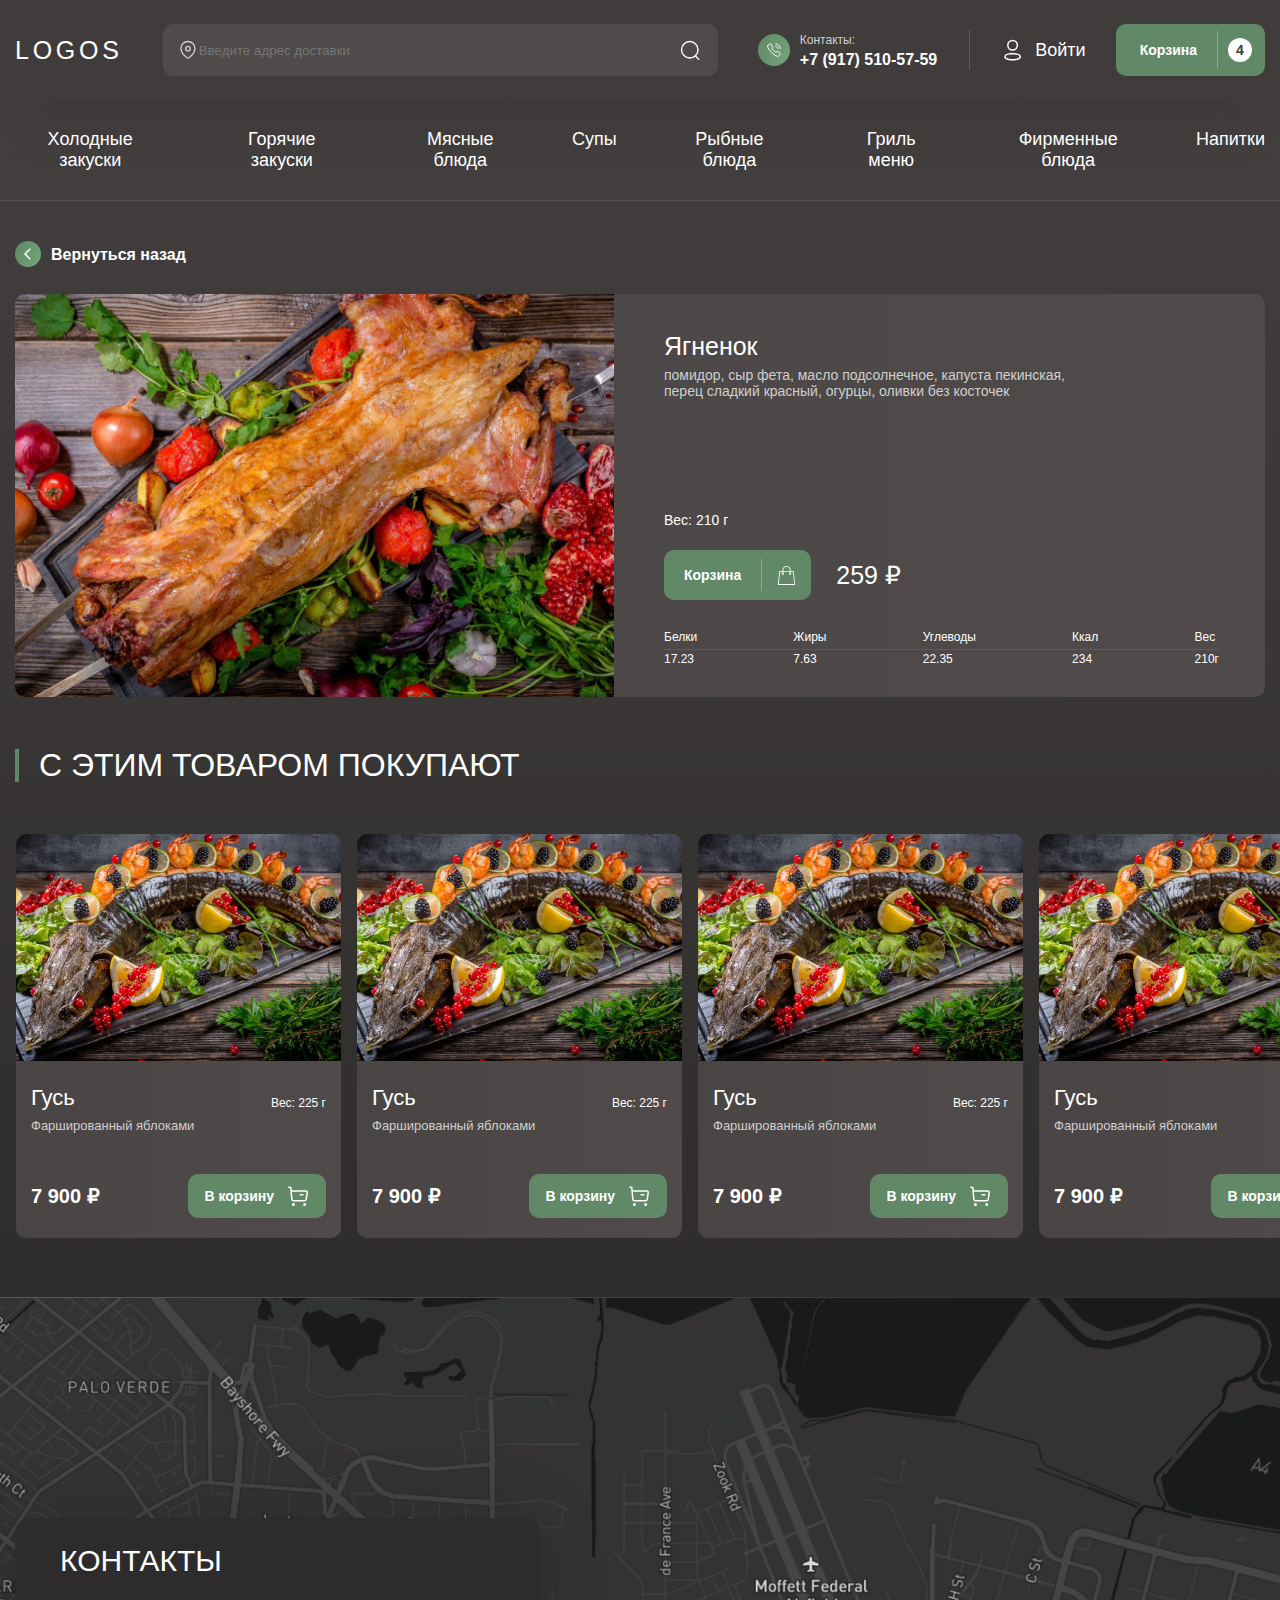
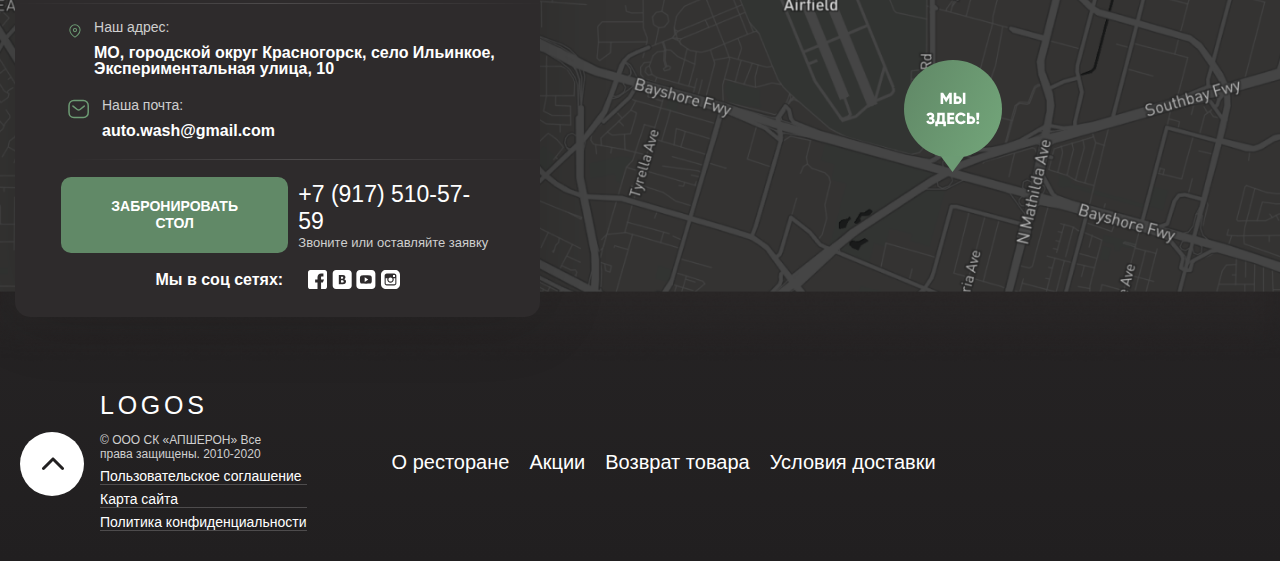
<file: card-item.html>
<!DOCTYPE html>
<html lang="en">

<head>
    <meta charset="UTF-8">
    <meta http-equiv="X-UA-Compatible" content="IE=edge">
    <meta name="viewport" content="width=device-width, initial-scale=1.0">

    <link rel="stylesheet" href="./css/style.css">

    <title>Card</title>
</head>

<body>
    <div class="wrapper">
        <header class="header">
            <div class="container">
                <div class="header__content">
                    <div class="burger__menu">
                        <svg width="37" height="37" viewBox="0 0 37 37" fill="none" xmlns="http://www.w3.org/2000/svg">
                            <path
                                d="M8.64 25.3871H7.836L4.836 30.3551L1.836 25.3871H1.044V33.7871H1.68V26.3231L4.788 31.4831H4.896L8.004 26.3231V33.7871H8.64V25.3871ZM11.3597 33.1871V29.8511H15.1997V29.2511H11.3597V25.9871H15.4997V25.3871H10.7237V33.7871H15.5597V33.1871H11.3597ZM22.6421 25.3871V29.1671H17.7581V25.3871H17.1221V33.7871H17.7581V29.7671H22.6421V33.7871H23.2781V25.3871H22.6421ZM31.9844 25.2551C29.6924 25.2551 27.9044 26.9711 27.7004 29.1671H25.9964V25.3871H25.3604V33.7871H25.9964V29.7671H27.6764C27.7724 32.0831 29.6084 33.9191 31.9844 33.9191C34.4084 33.9191 36.3164 31.9871 36.3164 29.5871C36.3164 27.1871 34.4084 25.2551 31.9844 25.2551ZM31.9844 33.3071C29.8964 33.3071 28.2884 31.6511 28.2884 29.5871C28.2884 27.5231 29.8964 25.8671 31.9844 25.8671C34.0604 25.8671 35.6804 27.5231 35.6804 29.5871C35.6804 31.6511 34.0604 33.3071 31.9844 33.3071Z"
                                fill="white" />
                            <rect x="5" y="14" width="25" height="3" rx="1.5" fill="#65906C" />
                            <rect x="5" y="7" width="25" height="3" rx="1.5" fill="#65906C" />
                            <rect x="5" width="25" height="3" rx="1.5" fill="#65906C" />
                        </svg>

                    </div>
                    <div class="logo">
                        LOGOS
                    </div>
                    <div class="header__cearch-bar">
                        <svg width="24" height="24" viewBox="0 0 24 24" fill="none" xmlns="http://www.w3.org/2000/svg">
                            <path fill-rule="evenodd" clip-rule="evenodd"
                                d="M4.23914 10.3913C4.25354 6.15071 7.7029 2.72471 11.9435 2.73912C16.1841 2.75353 19.6101 6.20288 19.5957 10.4435V10.5304C19.5435 13.2869 18.0044 15.8348 16.1174 17.8261C15.0382 18.9467 13.8331 19.9388 12.5261 20.7826C12.1766 21.0849 11.6582 21.0849 11.3087 20.7826C9.3602 19.5143 7.65007 17.9131 6.25653 16.0522C5.01449 14.4294 4.3093 12.4597 4.23914 10.4174L4.23914 10.3913Z"
                                stroke="#CFCFCF" stroke-width="1.5" stroke-linecap="round" stroke-linejoin="round" />
                            <circle cx="11.9174" cy="10.5391" r="2.46087" stroke="#CFCFCF" stroke-width="1.5"
                                stroke-linecap="round" stroke-linejoin="round" />
                        </svg>
                        <input type="text" placeholder="Введите адрес доставки">
                        <svg width="24" height="24" viewBox="0 0 24 24" fill="none" xmlns="http://www.w3.org/2000/svg">
                            <circle cx="11.7666" cy="11.7666" r="8.98856" stroke="white" stroke-width="1.5"
                                stroke-linecap="round" stroke-linejoin="round" />
                            <path d="M18.0183 18.4851L21.5423 22" stroke="white" stroke-width="1.5"
                                stroke-linecap="round" stroke-linejoin="round" />
                        </svg>
                    </div>
                    <div class="header__info">
                        <div class="info__contact">
                            <div class="contact__icon">
                                <svg width="16" height="16" viewBox="0 0 16 16" fill="none"
                                    xmlns="http://www.w3.org/2000/svg">
                                    <path fill-rule="evenodd" clip-rule="evenodd"
                                        d="M1.99329 3.249C2.20417 2.89915 3.36678 1.62917 4.19526 1.66751C4.44311 1.68873 4.66222 1.83798 4.84024 2.01187H4.84092C5.249 2.4117 6.41982 3.92062 6.48555 4.23829C6.64782 5.01739 5.7187 5.46651 6.00284 6.25178C6.72725 8.02428 7.97544 9.27236 9.74879 9.99602C10.5334 10.2808 10.9826 9.35246 11.7618 9.51404C12.0795 9.58045 13.5892 10.7505 13.9884 11.1592V11.1592C14.1616 11.3365 14.3123 11.5563 14.3328 11.8041C14.3636 12.677 13.0148 13.8553 12.7518 14.0059C12.1315 14.4502 11.3222 14.442 10.3356 13.9833C7.58243 12.8379 3.1826 8.52132 2.01588 5.66437C1.56946 4.6833 1.53934 3.86859 1.99329 3.249Z"
                                        stroke="white" stroke-linecap="round" stroke-linejoin="round" />
                                    <path d="M9.71027 1.83331C12.1783 2.10731 14.1269 4.05398 14.4043 6.52131"
                                        stroke="white" stroke-linecap="round" stroke-linejoin="round" />
                                    <path d="M9.71027 4.19531C10.8903 4.42531 11.8123 5.34731 12.0423 6.52731"
                                        stroke="white" stroke-linecap="round" stroke-linejoin="round" />
                                </svg>
                            </div>
                            <div class="contacts">
                                <span>Контакты:</span>
                                <h4 class="contact__phone">
                                    +7 (917) 510-57-59
                                </h4>
                            </div>
                        </div>
                        <div class="info__login">
                            <svg width="24" height="24" viewBox="0 0 24 24" fill="none"
                                xmlns="http://www.w3.org/2000/svg">
                                <circle cx="11.5788" cy="7.27803" r="4.77803" stroke="white" stroke-width="1.5"
                                    stroke-linecap="round" stroke-linejoin="round" />
                                <path fill-rule="evenodd" clip-rule="evenodd"
                                    d="M4.00002 18.7014C3.99873 18.3655 4.07385 18.0337 4.2197 17.7311C4.67736 16.8158 5.96798 16.3307 7.03892 16.111C7.81128 15.9462 8.59431 15.836 9.38217 15.7815C10.8408 15.6533 12.3079 15.6533 13.7666 15.7815C14.5544 15.8367 15.3374 15.9468 16.1099 16.111C17.1808 16.3307 18.4714 16.77 18.9291 17.7311C19.2224 18.3479 19.2224 19.064 18.9291 19.6808C18.4714 20.6419 17.1808 21.0812 16.1099 21.2918C15.3384 21.4634 14.5551 21.5766 13.7666 21.6304C12.5794 21.7311 11.3866 21.7494 10.1968 21.6854C9.92221 21.6854 9.65677 21.6854 9.38217 21.6304C8.59663 21.5773 7.81632 21.4641 7.04807 21.2918C5.96798 21.0812 4.68652 20.6419 4.2197 19.6808C4.0746 19.3747 3.99955 19.0401 4.00002 18.7014Z"
                                    stroke="white" stroke-width="1.5" stroke-linecap="round" stroke-linejoin="round" />
                            </svg>
                            <h4>Войти</h4>
                        </div>
                    </div>
                    <div class="header__button">
                        <button class="btn header__btn">
                            <svg width="48" height="27" viewBox="0 0 48 27" fill="none"
                                xmlns="http://www.w3.org/2000/svg">
                                <line y1="26.5" x2="48" y2="26.5" stroke="white" stroke-opacity="0.3" />
                                <path fill-rule="evenodd" clip-rule="evenodd"
                                    d="M19.4223 19.8203C19.8443 19.8203 20.1873 20.1633 20.1873 20.5853C20.1873 21.0073 19.8443 21.3493 19.4223 21.3493C19.0003 21.3493 18.6583 21.0073 18.6583 20.5853C18.6583 20.1633 19.0003 19.8203 19.4223 19.8203Z"
                                    stroke="white" stroke-width="1.5" stroke-linecap="round" stroke-linejoin="round" />
                                <path fill-rule="evenodd" clip-rule="evenodd"
                                    d="M30.6747 19.8203C31.0967 19.8203 31.4397 20.1633 31.4397 20.5853C31.4397 21.0073 31.0967 21.3493 30.6747 21.3493C30.2527 21.3493 29.9097 21.0073 29.9097 20.5853C29.9097 20.1633 30.2527 19.8203 30.6747 19.8203Z"
                                    stroke="white" stroke-width="1.5" stroke-linecap="round" stroke-linejoin="round" />
                                <path
                                    d="M14.7499 3.25L16.8299 3.61L17.7929 15.083C17.8709 16.018 18.6519 16.736 19.5899 16.736H30.5019C31.3979 16.736 32.1579 16.078 32.2869 15.19L33.2359 8.632C33.3529 7.823 32.7259 7.099 31.9089 7.099H17.1639"
                                    stroke="white" stroke-width="1.5" stroke-linecap="round" stroke-linejoin="round" />
                                <path d="M26.1254 10.795H28.8984" stroke="white" stroke-width="1.5"
                                    stroke-linecap="round" stroke-linejoin="round" />
                            </svg>

                            Корзина
                            <div></div>
                            <span>4</span>
                        </button>
                    </div>
                </div>
            </div>
        </header>
        <nav class="nav">
            <div class="container">
                <ul class="nav__menu">
                    <li class="nav__menu_item">Холодные закуски</li>
                    <li class="nav__menu_item">Горячие закуски</li>
                    <li class="nav__menu_item">Мясные блюда</li>
                    <li class="nav__menu_item">Супы</li>
                    <li class="nav__menu_item">Рыбные блюда</li>
                    <li class="nav__menu_item">Гриль меню</li>
                    <li class="nav__menu_item">Фирменные блюда</li>
                    <li class="nav__menu_item">Напитки</li>
                </ul>
            </div>
        </nav>

        <main>
            <section class="detail__card">
                <div class="container">
                    <div class="go__back">
                        <svg width="26" height="26" viewBox="0 0 26 26" fill="none" xmlns="http://www.w3.org/2000/svg">
                            <circle cx="13" cy="13" r="13" fill="url(#paint0_linear_0_1)"/>
                            <path d="M9.46967 12.4697C9.17678 12.7626 9.17678 13.2374 9.46967 13.5303L14.2426 18.3033C14.5355 18.5962 15.0104 18.5962 15.3033 18.3033C15.5962 18.0104 15.5962 17.5355 15.3033 17.2426L11.0607 13L15.3033 8.75736C15.5962 8.46447 15.5962 7.98959 15.3033 7.6967C15.0104 7.40381 14.5355 7.40381 14.2426 7.6967L9.46967 12.4697ZM11 12.25L10 12.25L10 13.75L11 13.75L11 12.25Z" fill="white"/>
                            <defs>
                            <linearGradient id="paint0_linear_0_1" x1="1.25806" y1="1.47727" x2="29.0993" y2="14.4163" gradientUnits="userSpaceOnUse">
                            <stop stop-color="#618967"/>
                            <stop offset="1" stop-color="#72A479"/>
                            </linearGradient>
                            </defs>
                        </svg>
                        Вернуться назад
                            
                    </div>

                    <div class="card">
                        <div class="card__image">
                            <img src="./assets/images/card-image.png" alt="card-image">
                        </div>
                        <div class="card__info">
                            <div class="info__title">Ягненок</div>
                            <p class="info__description">помидор, сыр фета, масло подсолнечное, капуста пекинская, перец сладкий красный, огурцы, оливки без косточек</p>
                            <div class="info__weight">Вес: 210 г</div>
                            <div class="info__pay">
                                <button class="btn card__info_btn">
                                    <span>Корзина</span>
                                    <svg width="19" height="19" viewBox="0 0 19 19" fill="none" xmlns="http://www.w3.org/2000/svg">
                                        <path d="M18.1244 18.5268L16.7047 5.30012C16.681 5.08717 16.4917 4.92154 16.2788 4.92154H13.6524V4.11706C13.6524 1.84558 11.8068 0 9.53532 0C7.26384 0 5.41826 1.84558 5.41826 4.11706V4.92154H2.72087C2.50792 4.92154 2.31863 5.08717 2.29497 5.30012L0.875296 18.5268C0.851634 18.6451 0.898957 18.7634 0.969941 18.858C1.04092 18.9527 1.15923 19 1.27754 19H17.7221C17.8404 19 17.9587 18.9527 18.0297 18.858C18.1007 18.7634 18.148 18.6451 18.1244 18.5268ZM13.2265 7.31133C13.4394 7.31133 13.6051 7.47696 13.6051 7.68991C13.6051 7.90286 13.4394 8.06849 13.2265 8.06849C13.0135 8.06849 12.8479 7.90286 12.8479 7.68991C12.8479 7.47696 13.0135 7.31133 13.2265 7.31133ZM6.27007 4.11706C6.27007 2.3188 7.73706 0.851806 9.53532 0.851806C11.3336 0.851806 12.8006 2.3188 12.8006 4.11706V4.92154H6.27007V4.11706ZM5.84416 7.31133C6.05711 7.31133 6.22274 7.47696 6.22274 7.68991C6.22274 7.90286 6.05711 8.06849 5.84416 8.06849C5.63121 8.06849 5.46558 7.90286 5.46558 7.68991C5.46558 7.47696 5.63121 7.31133 5.84416 7.31133ZM1.77442 18.1245L3.09945 5.74969H5.41826V6.53051C4.94503 6.69614 4.61378 7.1457 4.61378 7.66625C4.61378 8.32877 5.15799 8.87298 5.8205 8.87298C6.48302 8.87298 7.02723 8.32877 7.02723 7.66625C7.02723 7.1457 6.69597 6.69614 6.22274 6.53051V5.74969H12.7533V6.53051C12.28 6.69614 11.9488 7.1457 11.9488 7.66625C11.9488 8.32877 12.493 8.87298 13.1555 8.87298C13.818 8.87298 14.3622 8.32877 14.3622 7.66625C14.3622 7.1457 14.031 6.69614 13.5577 6.53051V5.74969H15.9712L17.2962 18.1245H1.77442Z" fill="white"/>
                                    </svg>
                                </button>
                                <div class="info__price">259 ₽</div>
                            </div>
                            <div class="info__footer">
                                <div class="info__footer-item">
                                    <p>Белки</p>
                                    <span>17.23</span>
                                </div>
                                <div class="info__footer-item">
                                    <p>Жиры</p>
                                    <span>7.63</span>
                                </div>
                                <div class="info__footer-item">
                                    <p>Углеводы</p>
                                    <span>22.35</span>
                                </div>
                                <div class="info__footer-item">
                                    <p>Ккал</p>
                                    <span>234</span>
                                </div>
                                <div class="info__footer-item">
                                    <p>Вес</p>
                                    <span>210г</span>
                                </div>
                            </div>
                        </div>
                    </div>
                </div>
            </section>

            <div class="container"><div class="title"><h1>С ЭТИМ ТОВАРОМ ПОКУПАЮТ</h1></div></div>
            <div class="product__list take">
                <div class="product__item">
                    <div class="item__image">
                        <img src="./assets/images/item-image.jpg" alt="item-image">
                    </div>
                    <div class="item__description">
                        <div class="item__header">
                            <div class="item__title">Гусь</div>
                            <div class="item__weight">Вес: <span>225</span> г</div>
                        </div>
                        <div class="item__subtitle">Фаршированный яблоками</div>
                        <div class="item__footer">
                            <div class="item__price">7 900 ₽</div>
                            <button class="btn item__btn">
                                В корзину
                                <svg width="24" height="24" viewBox="0 0 24 24" fill="none" xmlns="http://www.w3.org/2000/svg">
                                    <path fill-rule="evenodd" clip-rule="evenodd" d="M7.42229 19.8203C7.84429 19.8203 8.18729 20.1633 8.18729 20.5853C8.18729 21.0073 7.84429 21.3493 7.42229 21.3493C7.00029 21.3493 6.65829 21.0073 6.65829 20.5853C6.65829 20.1633 7.00029 19.8203 7.42229 19.8203Z" stroke="white" stroke-width="1.5" stroke-linecap="round" stroke-linejoin="round"/>
                                    <path fill-rule="evenodd" clip-rule="evenodd" d="M18.6747 19.8203C19.0967 19.8203 19.4397 20.1633 19.4397 20.5853C19.4397 21.0073 19.0967 21.3493 18.6747 21.3493C18.2527 21.3493 17.9097 21.0073 17.9097 20.5853C17.9097 20.1633 18.2527 19.8203 18.6747 19.8203Z" stroke="white" stroke-width="1.5" stroke-linecap="round" stroke-linejoin="round"/>
                                    <path d="M2.74991 3.25L4.82991 3.61L5.79291 15.083C5.87091 16.018 6.65191 16.736 7.58991 16.736H18.5019C19.3979 16.736 20.1579 16.078 20.2869 15.19L21.2359 8.632C21.3529 7.823 20.7259 7.099 19.9089 7.099H5.16391" stroke="white" stroke-width="1.5" stroke-linecap="round" stroke-linejoin="round"/>
                                    <path d="M14.1254 10.795H16.8984" stroke="white" stroke-width="1.5" stroke-linecap="round" stroke-linejoin="round"/>
                                </svg>
                            </button>
                        </div>
                    </div>
                </div>
                <div class="product__item">
                    <div class="item__image">
                        <img src="./assets/images/item-image.jpg" alt="item-image">
                    </div>
                    <div class="item__description">
                        <div class="item__header">
                            <div class="item__title">Гусь</div>
                            <div class="item__weight">Вес: <span>225</span> г</div>
                        </div>
                        <div class="item__subtitle">Фаршированный яблоками</div>
                        <div class="item__footer">
                            <div class="item__price">7 900 ₽</div>
                            <button class="btn item__btn">
                                В корзину
                                <svg width="24" height="24" viewBox="0 0 24 24" fill="none" xmlns="http://www.w3.org/2000/svg">
                                    <path fill-rule="evenodd" clip-rule="evenodd" d="M7.42229 19.8203C7.84429 19.8203 8.18729 20.1633 8.18729 20.5853C8.18729 21.0073 7.84429 21.3493 7.42229 21.3493C7.00029 21.3493 6.65829 21.0073 6.65829 20.5853C6.65829 20.1633 7.00029 19.8203 7.42229 19.8203Z" stroke="white" stroke-width="1.5" stroke-linecap="round" stroke-linejoin="round"/>
                                    <path fill-rule="evenodd" clip-rule="evenodd" d="M18.6747 19.8203C19.0967 19.8203 19.4397 20.1633 19.4397 20.5853C19.4397 21.0073 19.0967 21.3493 18.6747 21.3493C18.2527 21.3493 17.9097 21.0073 17.9097 20.5853C17.9097 20.1633 18.2527 19.8203 18.6747 19.8203Z" stroke="white" stroke-width="1.5" stroke-linecap="round" stroke-linejoin="round"/>
                                    <path d="M2.74991 3.25L4.82991 3.61L5.79291 15.083C5.87091 16.018 6.65191 16.736 7.58991 16.736H18.5019C19.3979 16.736 20.1579 16.078 20.2869 15.19L21.2359 8.632C21.3529 7.823 20.7259 7.099 19.9089 7.099H5.16391" stroke="white" stroke-width="1.5" stroke-linecap="round" stroke-linejoin="round"/>
                                    <path d="M14.1254 10.795H16.8984" stroke="white" stroke-width="1.5" stroke-linecap="round" stroke-linejoin="round"/>
                                </svg>
                            </button>
                        </div>
                    </div>
                </div>
                <div class="product__item">
                    <div class="item__image">
                        <img src="./assets/images/item-image.jpg" alt="item-image">
                    </div>
                    <div class="item__description">
                        <div class="item__header">
                            <div class="item__title">Гусь</div>
                            <div class="item__weight">Вес: <span>225</span> г</div>
                        </div>
                        <div class="item__subtitle">Фаршированный яблоками</div>
                        <div class="item__footer">
                            <div class="item__price">7 900 ₽</div>
                            <button class="btn item__btn">
                                В корзину
                                <svg width="24" height="24" viewBox="0 0 24 24" fill="none" xmlns="http://www.w3.org/2000/svg">
                                    <path fill-rule="evenodd" clip-rule="evenodd" d="M7.42229 19.8203C7.84429 19.8203 8.18729 20.1633 8.18729 20.5853C8.18729 21.0073 7.84429 21.3493 7.42229 21.3493C7.00029 21.3493 6.65829 21.0073 6.65829 20.5853C6.65829 20.1633 7.00029 19.8203 7.42229 19.8203Z" stroke="white" stroke-width="1.5" stroke-linecap="round" stroke-linejoin="round"/>
                                    <path fill-rule="evenodd" clip-rule="evenodd" d="M18.6747 19.8203C19.0967 19.8203 19.4397 20.1633 19.4397 20.5853C19.4397 21.0073 19.0967 21.3493 18.6747 21.3493C18.2527 21.3493 17.9097 21.0073 17.9097 20.5853C17.9097 20.1633 18.2527 19.8203 18.6747 19.8203Z" stroke="white" stroke-width="1.5" stroke-linecap="round" stroke-linejoin="round"/>
                                    <path d="M2.74991 3.25L4.82991 3.61L5.79291 15.083C5.87091 16.018 6.65191 16.736 7.58991 16.736H18.5019C19.3979 16.736 20.1579 16.078 20.2869 15.19L21.2359 8.632C21.3529 7.823 20.7259 7.099 19.9089 7.099H5.16391" stroke="white" stroke-width="1.5" stroke-linecap="round" stroke-linejoin="round"/>
                                    <path d="M14.1254 10.795H16.8984" stroke="white" stroke-width="1.5" stroke-linecap="round" stroke-linejoin="round"/>
                                </svg>
                            </button>
                        </div>
                    </div>
                </div>
                <div class="product__item">
                    <div class="item__image">
                        <img src="./assets/images/item-image.jpg" alt="item-image">
                    </div>
                    <div class="item__description">
                        <div class="item__header">
                            <div class="item__title">Гусь</div>
                            <div class="item__weight">Вес: <span>225</span> г</div>
                        </div>
                        <div class="item__subtitle">Фаршированный яблоками</div>
                        <div class="item__footer">
                            <div class="item__price">7 900 ₽</div>
                            <button class="btn item__btn">
                                В корзину
                                <svg width="24" height="24" viewBox="0 0 24 24" fill="none" xmlns="http://www.w3.org/2000/svg">
                                    <path fill-rule="evenodd" clip-rule="evenodd" d="M7.42229 19.8203C7.84429 19.8203 8.18729 20.1633 8.18729 20.5853C8.18729 21.0073 7.84429 21.3493 7.42229 21.3493C7.00029 21.3493 6.65829 21.0073 6.65829 20.5853C6.65829 20.1633 7.00029 19.8203 7.42229 19.8203Z" stroke="white" stroke-width="1.5" stroke-linecap="round" stroke-linejoin="round"/>
                                    <path fill-rule="evenodd" clip-rule="evenodd" d="M18.6747 19.8203C19.0967 19.8203 19.4397 20.1633 19.4397 20.5853C19.4397 21.0073 19.0967 21.3493 18.6747 21.3493C18.2527 21.3493 17.9097 21.0073 17.9097 20.5853C17.9097 20.1633 18.2527 19.8203 18.6747 19.8203Z" stroke="white" stroke-width="1.5" stroke-linecap="round" stroke-linejoin="round"/>
                                    <path d="M2.74991 3.25L4.82991 3.61L5.79291 15.083C5.87091 16.018 6.65191 16.736 7.58991 16.736H18.5019C19.3979 16.736 20.1579 16.078 20.2869 15.19L21.2359 8.632C21.3529 7.823 20.7259 7.099 19.9089 7.099H5.16391" stroke="white" stroke-width="1.5" stroke-linecap="round" stroke-linejoin="round"/>
                                    <path d="M14.1254 10.795H16.8984" stroke="white" stroke-width="1.5" stroke-linecap="round" stroke-linejoin="round"/>
                                </svg>
                            </button>
                        </div>
                    </div>
                </div>
            </div>

            <section class="contact__section">
                <div class="container">
                    <div class="contact__section-items">
                        <div class="contact__section-item">
                            <div class="contact__title"><h2>КОНТАКТЫ</h2></div>
                            <div class="adress">
                                <div class="adress__item">
                                    <svg width="24" height="24" viewBox="0 0 24 24" fill="none" xmlns="http://www.w3.org/2000/svg">
                                        <path fill-rule="evenodd" clip-rule="evenodd" d="M4.23914 10.3912C4.25354 6.15065 7.7029 2.72465 11.9435 2.73906C16.1841 2.75347 19.6101 6.20282 19.5957 10.4434V10.5304C19.5435 13.2869 18.0044 15.8347 16.1174 17.826C15.0382 18.9466 13.8331 19.9387 12.5261 20.7825C12.1766 21.0848 11.6582 21.0848 11.3087 20.7825C9.3602 19.5143 7.65007 17.9131 6.25653 16.0521C5.01449 14.4293 4.3093 12.4597 4.23914 10.4173L4.23914 10.3912Z" stroke="#6D9C74" stroke-width="1.5" stroke-linecap="round" stroke-linejoin="round"/>
                                        <circle cx="11.9174" cy="10.539" r="2.46087" stroke="#6D9C74" stroke-width="1.5" stroke-linecap="round" stroke-linejoin="round"/>
                                    </svg>
                                        
                                    <div class="adress__item-header">
                                        <span>Наш адрес:</span>
                                        <p>МО, городской округ Красногорск, село Ильинкое, Экспериментальная улица, 10</p>
                                    </div>
                                </div>
                                <div class="adress__item">
                                    <svg width="24" height="24" viewBox="0 0 24 24" fill="none" xmlns="http://www.w3.org/2000/svg">
                                        <path d="M17.2677 9.06104L13.0023 12.4953C12.1951 13.1282 11.0635 13.1282 10.2563 12.4953L5.95422 9.06104" stroke="#6D9C74" stroke-width="1.5" stroke-linecap="round" stroke-linejoin="round"/>
                                        <path fill-rule="evenodd" clip-rule="evenodd" d="M6.88787 3.5H16.3158C17.6752 3.51525 18.969 4.08993 19.896 5.0902C20.823 6.09048 21.3022 7.42903 21.222 8.79412V15.322C21.3022 16.6871 20.823 18.0256 19.896 19.0259C18.969 20.0262 17.6752 20.6009 16.3158 20.6161H6.88787C3.96796 20.6161 2 18.2407 2 15.322V8.79412C2 5.87545 3.96796 3.5 6.88787 3.5Z" stroke="#6D9C74" stroke-width="1.5" stroke-linecap="round" stroke-linejoin="round"/>
                                    </svg>
                                        
                                    <div class="adress__item-header">
                                        <span>Наша почта:</span>
                                        <p>auto.wash@gmail.com</p>
                                    </div>
                                </div>
                            </div>
                            <div class="contact__footer">
                                <div class="contact__info">
                                    <button class="btn contact__btn">ЗАБРОНИРОВАТЬ СТОЛ</button>
                                    <div class="contact__footer-title">
                                        <h4>+7 (917) 510-57-59</h4>
                                        <p>Звоните или оставляйте заявку</p>
                                    </div>
                                </div>
                                <div class="social">
                                    <p>Мы в соц сетях:</p>
                                    <div class="social__icons">
                                        <svg width="19" height="19" viewBox="0 0 19 19" fill="none" xmlns="http://www.w3.org/2000/svg">
                                            <path d="M16.625 0H2.375C1.06519 0 0 1.06519 0 2.375V16.625C0 17.9348 1.06519 19 2.375 19H9.5V12.4688H7.125V9.5H9.5V7.125C9.5 5.15731 11.0948 3.5625 13.0625 3.5625H15.4375V6.53125H14.25C13.5945 6.53125 13.0625 6.4695 13.0625 7.125V9.5H16.0312L14.8438 12.4688H13.0625V19H16.625C17.9348 19 19 17.9348 19 16.625V2.375C19 1.06519 17.9348 0 16.625 0Z" fill="white"/>
                                        </svg>
                                        <svg width="20" height="19" viewBox="0 0 20 19" fill="none" xmlns="http://www.w3.org/2000/svg">
                                            <path d="M11.2115 10.4714C10.9069 10.294 10.4836 10.294 10.1396 10.294H9.01009V12.6215H10.0468C10.4305 12.6215 10.92 12.6491 11.2509 12.4167C11.5547 12.2122 11.7267 11.8109 11.7267 11.4287C11.7267 11.0736 11.5153 10.6489 11.2115 10.4714ZM10.7854 8.4837C11.0368 8.29231 11.1686 7.9511 11.1686 7.63681C11.1686 7.29541 11.01 6.96766 10.7193 6.79032C10.4151 6.61299 9.85916 6.65396 9.50211 6.65396H9.01009V8.7024H9.66104C10.0313 8.7022 10.4681 8.72951 10.7854 8.4837ZM16.3477 0H4.02695C2.18276 0 0.6875 1.49526 0.6875 3.33984V15.6602C0.6875 17.5043 2.18276 19 4.02695 19H16.3477C18.1918 19 19.6875 17.5043 19.6875 15.6602V3.33984C19.6875 1.49526 18.1918 0 16.3477 0ZM10.7029 14.3559H6.82133V4.9877H11.0623C12.2908 4.9877 13.4242 5.76967 13.4242 7.14895C13.4242 8.21394 12.8297 8.94326 12.0713 9.16988V9.19739C13.1958 9.42974 13.999 10.0405 13.999 11.514C13.999 12.8776 13.0704 14.3559 10.7029 14.3559Z" fill="white"/>
                                        </svg>
                                        <svg width="20" height="19" viewBox="0 0 20 19" fill="none" xmlns="http://www.w3.org/2000/svg">
                                            <path d="M15.8125 0H3.93748C1.96982 0 0.375 1.59482 0.375 3.56248V15.4375C0.375 17.4052 1.96982 19 3.93748 19H15.8125C17.7802 19 19.375 17.4051 19.375 15.4375V3.56248C19.375 1.59482 17.7802 0 15.8125 0ZM15.7116 11.6268C15.6474 12.4177 15.0466 13.427 14.207 13.5731C11.5173 13.7821 8.33006 13.756 5.54422 13.5731C4.67496 13.4638 4.10379 12.4165 4.03967 11.6268C3.9043 9.96667 3.9043 9.02141 4.03967 7.36129C4.10379 6.57161 4.68923 5.53015 5.54422 5.43517C8.29804 5.20359 11.5031 5.25347 14.207 5.43517C15.1736 5.47078 15.6474 6.46711 15.7116 7.25798C15.8445 8.9181 15.8445 9.96667 15.7116 11.6268Z" fill="white"/>
                                            <path d="M8.6875 11.875L12.25 9.5L8.6875 7.125V11.875Z" fill="white"/>
                                        </svg>
                                        <svg width="19" height="19" viewBox="0 0 19 19" fill="none" xmlns="http://www.w3.org/2000/svg">
                                            <path d="M11.1799 8.27967C10.8033 7.75231 10.1855 7.40576 9.49239 7.40576C8.79929 7.40576 8.18152 7.75231 7.80484 8.27967C7.56376 8.62622 7.41309 9.04811 7.41309 9.50013C7.41309 10.6453 8.34727 11.5794 9.49239 11.5794C10.6375 11.5794 11.5717 10.6453 11.5717 9.50013C11.5717 9.04811 11.421 8.62622 11.1799 8.27967Z" fill="white"/>
                                            <path d="M12.4909 8.29468C12.6416 8.59603 12.732 9.07818 12.732 9.50007C12.732 11.278 11.2856 12.7396 9.49253 12.7396C7.69951 12.7396 6.25304 11.2931 6.25304 9.50007C6.25304 9.06312 6.34344 8.59603 6.49412 8.29468H4.67096V13.1313C4.67096 13.7641 5.22845 14.3216 5.86128 14.3216H13.1238C13.7566 14.3216 14.3141 13.7641 14.3141 13.1313V8.29468H12.4909Z" fill="white"/>
                                            <path d="M13.7717 4.94964H12.0239V6.9536H14.0128V5.20578V4.93457L13.7717 4.94964Z" fill="white"/>
                                            <path d="M14.2236 0.00878906H4.7613C2.13957 0.00878906 0 2.14836 0 4.77009V14.2475C0 16.8541 2.13957 18.9937 4.7613 18.9937H14.2387C16.8604 18.9937 19 16.8541 19 14.2324V4.77009C18.9849 2.14836 16.8454 0.00878906 14.2236 0.00878906ZM15.3688 8.28079V13.1325C15.3688 14.3982 14.3894 15.3775 13.1237 15.3775H5.86122C4.59556 15.3775 3.61618 14.3982 3.61618 13.1325V8.28079V5.87001C3.61618 4.60435 4.59556 3.62497 5.86122 3.62497H13.1237C14.3894 3.62497 15.3688 4.60435 15.3688 5.87001V8.28079Z" fill="white"/>
                                        </svg>
                                            
                                    </div>
                                </div>
                            </div>
                        </div>
                        <div class="contact__section-item">
                            <div class="map-pointer">
                                <svg width="98" height="112" viewBox="0 0 98 112" fill="none" xmlns="http://www.w3.org/2000/svg">
                                    <circle cx="49" cy="49" r="49" fill="url(#paint0_linear_19_362)"/>
                                    <path d="M47.8006 32.8V44H45.2406V37.488L42.3446 42.24H42.0566L39.1606 37.488V44H36.6006V32.8H39.1606L42.2006 37.776L45.2406 32.8H47.8006ZM49.7256 44V32.8H52.2856V36.32H53.9656C55.0643 36.32 55.9923 36.6933 56.7496 37.44C57.507 38.1867 57.8856 39.0933 57.8856 40.16C57.8856 41.2267 57.507 42.1333 56.7496 42.88C55.9923 43.6267 55.0643 44 53.9656 44H49.7256ZM58.8456 44V32.8H61.4056V44H58.8456ZM52.2856 41.6H53.9656C54.3603 41.6 54.6856 41.4613 54.9416 41.184C55.1976 40.9067 55.3256 40.5653 55.3256 40.16C55.3256 39.7547 55.1976 39.4133 54.9416 39.136C54.6856 38.8587 54.3603 38.72 53.9656 38.72H52.2856V41.6ZM29.1278 58.208C30.1411 58.7733 30.6478 59.648 30.6478 60.832C30.6478 61.856 30.2585 62.6773 29.4798 63.296C28.7011 63.9147 27.7091 64.224 26.5038 64.224C24.4025 64.224 22.9838 63.3387 22.2478 61.568L24.4558 60.304C24.7971 61.3173 25.4798 61.824 26.5038 61.824C27.5598 61.824 28.0878 61.4293 28.0878 60.64C28.0878 59.8507 27.5545 59.456 26.4878 59.456H25.0638V57.184H26.1678C27.1811 57.184 27.6878 56.816 27.6878 56.08C27.6878 55.344 27.2558 54.976 26.3918 54.976C25.5598 54.976 24.9678 55.4027 24.6158 56.256L22.4238 54.992C23.2345 53.3813 24.5571 52.576 26.3918 52.576C27.5225 52.576 28.4451 52.88 29.1598 53.488C29.8851 54.0853 30.2478 54.8853 30.2478 55.888C30.2478 56.8587 29.8745 57.632 29.1278 58.208ZM40.7209 61.536H41.9209V66.144H39.3609V64H33.7609V66.144H31.2009V61.536H32.3369C32.9236 60.6933 33.2169 59.456 33.2169 57.824V52.8H40.7209V61.536ZM35.0569 61.536H38.1609V55.2H35.7769V57.856C35.7769 59.4453 35.5369 60.672 35.0569 61.536ZM45.8403 61.536H50.3203V64H43.2803V52.8H50.2403V55.264H45.8403V57.12H49.8403V59.552H45.8403V61.536ZM57.0306 64.224C55.3559 64.224 53.9639 63.6693 52.8546 62.56C51.7559 61.44 51.2066 60.0533 51.2066 58.4C51.2066 56.7467 51.7559 55.3653 52.8546 54.256C53.9639 53.136 55.3559 52.576 57.0306 52.576C58.0332 52.576 58.9612 52.8107 59.8146 53.28C60.6679 53.7387 61.3399 54.368 61.8306 55.168L59.6226 56.448C59.3772 56.0107 59.0252 55.6747 58.5666 55.44C58.1079 55.1947 57.5959 55.072 57.0306 55.072C56.0386 55.072 55.2439 55.376 54.6466 55.984C54.0599 56.592 53.7666 57.3973 53.7666 58.4C53.7666 59.4027 54.0599 60.208 54.6466 60.816C55.2439 61.424 56.0386 61.728 57.0306 61.728C57.5959 61.728 58.1079 61.6053 58.5666 61.36C59.0359 61.1147 59.3879 60.7787 59.6226 60.352L61.8306 61.632C61.3506 62.432 60.6839 63.0667 59.8306 63.536C58.9772 63.9947 58.0439 64.224 57.0306 64.224ZM67.2703 56.32C68.369 56.32 69.297 56.6933 70.0543 57.44C70.8116 58.1867 71.1903 59.0933 71.1903 60.16C71.1903 61.2267 70.8116 62.1333 70.0543 62.88C69.297 63.6267 68.369 64 67.2703 64H63.0303V52.8H65.5903V56.32H67.2703ZM67.2703 61.6C67.665 61.6 67.9903 61.4613 68.2463 61.184C68.5023 60.9067 68.6303 60.5653 68.6303 60.16C68.6303 59.7547 68.5023 59.4133 68.2463 59.136C67.9903 58.8587 67.665 58.72 67.2703 58.72H65.5903V61.6H67.2703ZM72.7878 60L72.3078 56V52.8H75.1878V56L74.7078 60H72.7878ZM74.8198 63.776C74.5211 64.0747 74.1638 64.224 73.7478 64.224C73.3318 64.224 72.9745 64.0747 72.6758 63.776C72.3771 63.4773 72.2278 63.12 72.2278 62.704C72.2278 62.288 72.3771 61.9307 72.6758 61.632C72.9745 61.3333 73.3318 61.184 73.7478 61.184C74.1638 61.184 74.5211 61.3333 74.8198 61.632C75.1185 61.9307 75.2678 62.288 75.2678 62.704C75.2678 63.12 75.1185 63.4773 74.8198 63.776Z" fill="white"/>
                                    <path d="M48.5 112L36.8087 96.25L60.1913 96.25L48.5 112Z" fill="#6D9B74"/>
                                    <defs>
                                    <linearGradient id="paint0_linear_19_362" x1="4.74193" y1="5.56818" x2="109.682" y2="54.3384" gradientUnits="userSpaceOnUse">
                                    <stop stop-color="#618967"/>
                                    <stop offset="1" stop-color="#72A479"/>
                                    </linearGradient>
                                    </defs>
                                </svg> 
                            </div>
                        </div>
                    </div>
                </div>
            </section>
        </main>


        <footer class="footer">
            <svg class="arrow" width="64" height="64" viewBox="0 0 64 64" fill="none"
                xmlns="http://www.w3.org/2000/svg">
                <circle cx="32" cy="32" r="32" fill="white" />
                <path
                    d="M34.0607 25.9396C33.4749 25.3538 32.5252 25.3538 31.9394 25.9396L22.3935 35.4856C21.8077 36.0714 21.8077 37.0211 22.3935 37.6069C22.9793 38.1927 23.9291 38.1927 24.5148 37.6069L33.0001 29.1216L41.4854 37.6068C42.0712 38.1926 43.0209 38.1926 43.6067 37.6068C44.1925 37.021 44.1925 36.0712 43.6067 35.4855L34.0607 25.9396ZM34.5001 29.0001L34.5 27.0002L31.5 27.0003L31.5001 29.0001L34.5001 29.0001Z"
                    fill="#222021" />
            </svg>
            <div class="footer__content container">
                <div class="footer__copyrigth">
                    <div class="logo">
                        LOGOS
                    </div>
                    <p>© ООО СК «АПШЕРОН» Все права защищены. 2010-2020</p>
                    <ul>
                        <li>Пользовательское соглашение</li>
                        <li>Карта сайта</li>
                        <li>Политика конфиденциальности</li>
                    </ul>
                </div>
                <ul class="footer__menu">
                    <li>О ресторане</li>
                    <li>Акции</li>
                    <li>Возврат товара</li>
                    <li>Условия доставки</li>
                </ul>
            </div>
        </footer>
    </div>
</body>

</html>
</file>
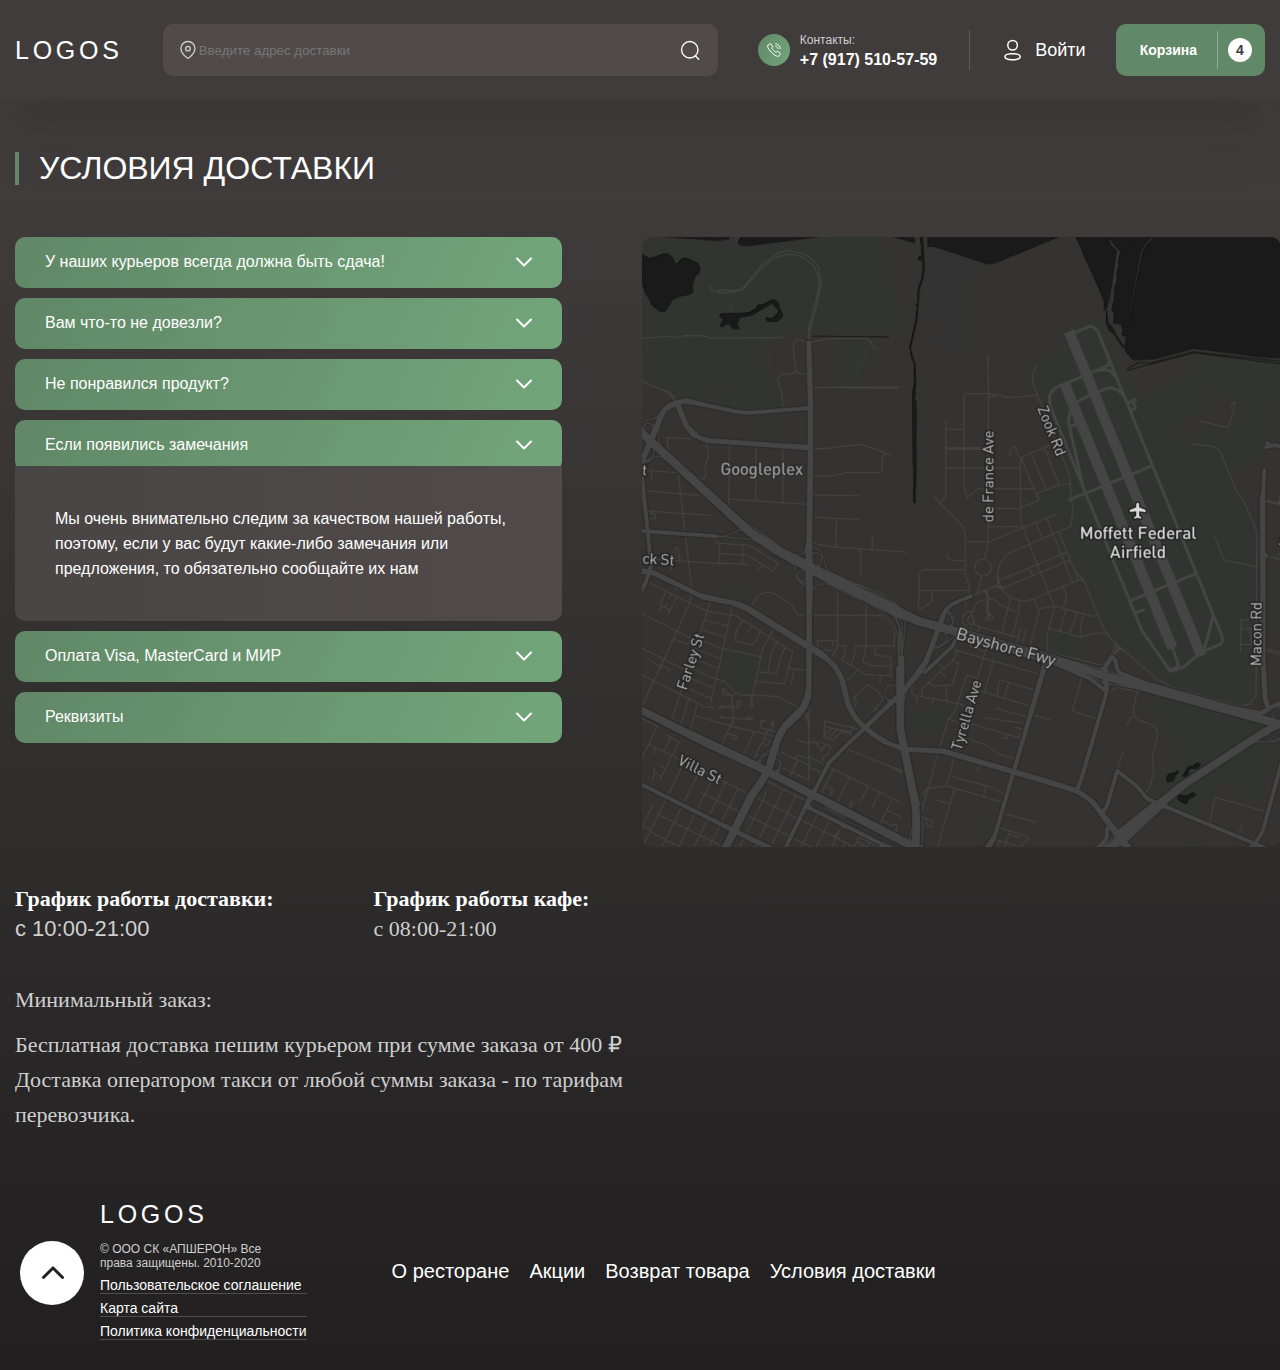
<file: delivery.html>
<!DOCTYPE html>
<html lang="en">
<head>
    <meta charset="UTF-8">
    <meta http-equiv="X-UA-Compatible" content="IE=edge">
    <meta name="viewport" content="width=device-width, initial-scale=1.0">
    <link rel="stylesheet" href="./css/style.css">
    <title>Delivery</title>
</head>
<body>
   <div class="wrapper">
    <header class="header">
        <div class="container">
            <div class="header__content">
                <div class="burger__menu">
                    <svg width="37" height="37" viewBox="0 0 37 37" fill="none" xmlns="http://www.w3.org/2000/svg">
                        <path
                            d="M8.64 25.3871H7.836L4.836 30.3551L1.836 25.3871H1.044V33.7871H1.68V26.3231L4.788 31.4831H4.896L8.004 26.3231V33.7871H8.64V25.3871ZM11.3597 33.1871V29.8511H15.1997V29.2511H11.3597V25.9871H15.4997V25.3871H10.7237V33.7871H15.5597V33.1871H11.3597ZM22.6421 25.3871V29.1671H17.7581V25.3871H17.1221V33.7871H17.7581V29.7671H22.6421V33.7871H23.2781V25.3871H22.6421ZM31.9844 25.2551C29.6924 25.2551 27.9044 26.9711 27.7004 29.1671H25.9964V25.3871H25.3604V33.7871H25.9964V29.7671H27.6764C27.7724 32.0831 29.6084 33.9191 31.9844 33.9191C34.4084 33.9191 36.3164 31.9871 36.3164 29.5871C36.3164 27.1871 34.4084 25.2551 31.9844 25.2551ZM31.9844 33.3071C29.8964 33.3071 28.2884 31.6511 28.2884 29.5871C28.2884 27.5231 29.8964 25.8671 31.9844 25.8671C34.0604 25.8671 35.6804 27.5231 35.6804 29.5871C35.6804 31.6511 34.0604 33.3071 31.9844 33.3071Z"
                            fill="white" />
                        <rect x="5" y="14" width="25" height="3" rx="1.5" fill="#65906C" />
                        <rect x="5" y="7" width="25" height="3" rx="1.5" fill="#65906C" />
                        <rect x="5" width="25" height="3" rx="1.5" fill="#65906C" />
                    </svg>

                </div>
                <div class="logo">
                    LOGOS
                </div>
                <div class="header__cearch-bar">
                    <svg width="24" height="24" viewBox="0 0 24 24" fill="none" xmlns="http://www.w3.org/2000/svg">
                        <path fill-rule="evenodd" clip-rule="evenodd"
                            d="M4.23914 10.3913C4.25354 6.15071 7.7029 2.72471 11.9435 2.73912C16.1841 2.75353 19.6101 6.20288 19.5957 10.4435V10.5304C19.5435 13.2869 18.0044 15.8348 16.1174 17.8261C15.0382 18.9467 13.8331 19.9388 12.5261 20.7826C12.1766 21.0849 11.6582 21.0849 11.3087 20.7826C9.3602 19.5143 7.65007 17.9131 6.25653 16.0522C5.01449 14.4294 4.3093 12.4597 4.23914 10.4174L4.23914 10.3913Z"
                            stroke="#CFCFCF" stroke-width="1.5" stroke-linecap="round" stroke-linejoin="round" />
                        <circle cx="11.9174" cy="10.5391" r="2.46087" stroke="#CFCFCF" stroke-width="1.5"
                            stroke-linecap="round" stroke-linejoin="round" />
                    </svg>
                    <input type="text" placeholder="Введите адрес доставки">
                    <svg width="24" height="24" viewBox="0 0 24 24" fill="none" xmlns="http://www.w3.org/2000/svg">
                        <circle cx="11.7666" cy="11.7666" r="8.98856" stroke="white" stroke-width="1.5"
                            stroke-linecap="round" stroke-linejoin="round" />
                        <path d="M18.0183 18.4851L21.5423 22" stroke="white" stroke-width="1.5"
                            stroke-linecap="round" stroke-linejoin="round" />
                    </svg>
                </div>
                <div class="header__info">
                    <div class="info__contact">
                        <div class="contact__icon">
                            <svg width="16" height="16" viewBox="0 0 16 16" fill="none"
                                xmlns="http://www.w3.org/2000/svg">
                                <path fill-rule="evenodd" clip-rule="evenodd"
                                    d="M1.99329 3.249C2.20417 2.89915 3.36678 1.62917 4.19526 1.66751C4.44311 1.68873 4.66222 1.83798 4.84024 2.01187H4.84092C5.249 2.4117 6.41982 3.92062 6.48555 4.23829C6.64782 5.01739 5.7187 5.46651 6.00284 6.25178C6.72725 8.02428 7.97544 9.27236 9.74879 9.99602C10.5334 10.2808 10.9826 9.35246 11.7618 9.51404C12.0795 9.58045 13.5892 10.7505 13.9884 11.1592V11.1592C14.1616 11.3365 14.3123 11.5563 14.3328 11.8041C14.3636 12.677 13.0148 13.8553 12.7518 14.0059C12.1315 14.4502 11.3222 14.442 10.3356 13.9833C7.58243 12.8379 3.1826 8.52132 2.01588 5.66437C1.56946 4.6833 1.53934 3.86859 1.99329 3.249Z"
                                    stroke="white" stroke-linecap="round" stroke-linejoin="round" />
                                <path d="M9.71027 1.83331C12.1783 2.10731 14.1269 4.05398 14.4043 6.52131"
                                    stroke="white" stroke-linecap="round" stroke-linejoin="round" />
                                <path d="M9.71027 4.19531C10.8903 4.42531 11.8123 5.34731 12.0423 6.52731"
                                    stroke="white" stroke-linecap="round" stroke-linejoin="round" />
                            </svg>
                        </div>
                        <div class="contacts">
                            <span>Контакты:</span>
                            <h4 class="contact__phone">
                                +7 (917) 510-57-59
                            </h4>
                        </div>
                    </div>
                    <div class="info__login">
                        <svg width="24" height="24" viewBox="0 0 24 24" fill="none"
                            xmlns="http://www.w3.org/2000/svg">
                            <circle cx="11.5788" cy="7.27803" r="4.77803" stroke="white" stroke-width="1.5"
                                stroke-linecap="round" stroke-linejoin="round" />
                            <path fill-rule="evenodd" clip-rule="evenodd"
                                d="M4.00002 18.7014C3.99873 18.3655 4.07385 18.0337 4.2197 17.7311C4.67736 16.8158 5.96798 16.3307 7.03892 16.111C7.81128 15.9462 8.59431 15.836 9.38217 15.7815C10.8408 15.6533 12.3079 15.6533 13.7666 15.7815C14.5544 15.8367 15.3374 15.9468 16.1099 16.111C17.1808 16.3307 18.4714 16.77 18.9291 17.7311C19.2224 18.3479 19.2224 19.064 18.9291 19.6808C18.4714 20.6419 17.1808 21.0812 16.1099 21.2918C15.3384 21.4634 14.5551 21.5766 13.7666 21.6304C12.5794 21.7311 11.3866 21.7494 10.1968 21.6854C9.92221 21.6854 9.65677 21.6854 9.38217 21.6304C8.59663 21.5773 7.81632 21.4641 7.04807 21.2918C5.96798 21.0812 4.68652 20.6419 4.2197 19.6808C4.0746 19.3747 3.99955 19.0401 4.00002 18.7014Z"
                                stroke="white" stroke-width="1.5" stroke-linecap="round" stroke-linejoin="round" />
                        </svg>
                        <h4>Войти</h4>
                    </div>
                </div>
                <div class="header__button">
                    <button class="btn header__btn">
                        <svg width="48" height="27" viewBox="0 0 48 27" fill="none"
                            xmlns="http://www.w3.org/2000/svg">
                            <line y1="26.5" x2="48" y2="26.5" stroke="white" stroke-opacity="0.3" />
                            <path fill-rule="evenodd" clip-rule="evenodd"
                                d="M19.4223 19.8203C19.8443 19.8203 20.1873 20.1633 20.1873 20.5853C20.1873 21.0073 19.8443 21.3493 19.4223 21.3493C19.0003 21.3493 18.6583 21.0073 18.6583 20.5853C18.6583 20.1633 19.0003 19.8203 19.4223 19.8203Z"
                                stroke="white" stroke-width="1.5" stroke-linecap="round" stroke-linejoin="round" />
                            <path fill-rule="evenodd" clip-rule="evenodd"
                                d="M30.6747 19.8203C31.0967 19.8203 31.4397 20.1633 31.4397 20.5853C31.4397 21.0073 31.0967 21.3493 30.6747 21.3493C30.2527 21.3493 29.9097 21.0073 29.9097 20.5853C29.9097 20.1633 30.2527 19.8203 30.6747 19.8203Z"
                                stroke="white" stroke-width="1.5" stroke-linecap="round" stroke-linejoin="round" />
                            <path
                                d="M14.7499 3.25L16.8299 3.61L17.7929 15.083C17.8709 16.018 18.6519 16.736 19.5899 16.736H30.5019C31.3979 16.736 32.1579 16.078 32.2869 15.19L33.2359 8.632C33.3529 7.823 32.7259 7.099 31.9089 7.099H17.1639"
                                stroke="white" stroke-width="1.5" stroke-linecap="round" stroke-linejoin="round" />
                            <path d="M26.1254 10.795H28.8984" stroke="white" stroke-width="1.5"
                                stroke-linecap="round" stroke-linejoin="round" />
                        </svg>

                        Корзина
                        <div></div>
                        <span>4</span>
                    </button>
                </div>
            </div>
        </div>
    </header>
    <div class="container">
        <section class="delivery">
            <div class="title"><h1>Условия доставки</h1></div>
           <div class="delivery__wrapper">
           <div class="delivery__conditions">
               <div class="delivery__condition_item">
                   <span>У наших курьеров всегда должна быть сдача! </span>
                   <img src="./assets/images/arrow-down.svg" alt="arrow-down">
                </div>
               <div class="delivery__condition_item">
                   <span>Вам что-то не довезли?</span>
                   <img src="./assets/images/arrow-down.svg" alt="arrow-down"> 
                </div>
               <div class="delivery__condition_item">
                   <span>Не понравился продукт?</span>
                   <img src="./assets/images/arrow-down.svg" alt="arrow-down">
                </div>
               <div class="delivery__condition_item delivery__remark">
                   <span>Если появились замечания</span>
                   <img src="./assets/images/arrow-down.svg" alt="arrow-up">
                </div>
               <div class="delivery__condition_text ">
                   <p class="delivery__quality">Мы очень внимательно следим за качеством нашей работы, поэтому, если у вас будут какие-либо замечания или предложения, то обязательно сообщайте их нам</p>
               </div>
               <div class="delivery__condition_item delivery__payment">
                   <span>Оплата Visa, MasterCard и МИР</span>
                   <img src="./assets/images/arrow-down.svg" alt="arrow-down">
                </div>
               <div class="delivery__condition_item">
                   <span>Реквизиты</span>
                   <img src="./assets/images/arrow-down.svg" alt="arrow-down">
                </div>
           </div>
           <div class="map">
               <img class="delivery__map" src="./assets/images/delivery-map.jpg">
           </div>
           </div>
        </section>
        <section class="delivery">
            <div class="delivery__wrap">
               <div class="delivery__time">
                <p class="delivery__time_title">График работы доставки: </p>
                <span>с 10:00-21:00</span>
               </div>
               <div class="cafe__time">
                   <p class="delivery__time_title">График работы кафе: </p>
                   <span>с 08:00-21:00</span>
               </div>
            </div>
            <p class="delivery__order">Минимальный заказ:</p>
            <p class="delivery__text">Бесплатная доставка пешим курьером при сумме заказа от 400 ₽
                Доставка оператором такси от любой суммы заказа - по тарифам 
                перевозчика.
            </p>
        </section>
    </div>
    <footer class="footer">
        <svg class="arrow" width="64" height="64" viewBox="0 0 64 64" fill="none"
            xmlns="http://www.w3.org/2000/svg">
            <circle cx="32" cy="32" r="32" fill="white" />
            <path
                d="M34.0607 25.9396C33.4749 25.3538 32.5252 25.3538 31.9394 25.9396L22.3935 35.4856C21.8077 36.0714 21.8077 37.0211 22.3935 37.6069C22.9793 38.1927 23.9291 38.1927 24.5148 37.6069L33.0001 29.1216L41.4854 37.6068C42.0712 38.1926 43.0209 38.1926 43.6067 37.6068C44.1925 37.021 44.1925 36.0712 43.6067 35.4855L34.0607 25.9396ZM34.5001 29.0001L34.5 27.0002L31.5 27.0003L31.5001 29.0001L34.5001 29.0001Z"
                fill="#222021" />
        </svg>
        <div class="footer__content container">
            <div class="footer__copyrigth">
                <div class="logo">
                    LOGOS
                </div>
                <p>© ООО СК «АПШЕРОН» Все права защищены. 2010-2020</p>
                <ul>
                    <li>Пользовательское соглашение</li>
                    <li>Карта сайта</li>
                    <li>Политика конфиденциальности</li>
                </ul>
            </div>
            <ul class="footer__menu">
                <li>О ресторане</li>
                <li>Акции</li>
                <li>Возврат товара</li>
                <li>Условия доставки</li>
            </ul>
        </div>
    </footer>
   </div>
</body>
</html>
</file>
<file: css/style.css>
* {
  margin: 0;
  padding: 0;
  -webkit-box-sizing: border-box;
          box-sizing: border-box;
  font-family: "Roboto", sans-serif;
}

.container {
  max-width: 1320px;
  margin: 0 auto;
  padding: 0 15px;
}

.wrapper {
  display: -webkit-box;
  display: -ms-flexbox;
  display: flex;
  -webkit-box-orient: vertical;
  -webkit-box-direction: normal;
      -ms-flex-direction: column;
          flex-direction: column;
  -webkit-box-pack: justify;
      -ms-flex-pack: justify;
          justify-content: space-between;
}

.btn {
  background: #618967;
  border-radius: 10px;
  padding: 10px 16px;
  border: none;
  cursor: pointer;
  font-style: normal;
  font-weight: 600;
  font-size: 14px;
  line-height: 17px;
  color: #ffffff;
}

.btn:hover {
  background: #5c8362;
}

.btn:active {
  -webkit-transform: translateY(1px);
          transform: translateY(1px);
}

ul li {
  list-style: none;
}

body {
  background: -webkit-gradient(linear, left bottom, left top, from(#211f20), to(#44403f)) no-repeat;
  background: linear-gradient(360deg, #211f20 0%, #44403f 100%) no-repeat;
}

.title {
  margin: 50px 0;
  display: -webkit-box;
  display: -ms-flexbox;
  display: flex;
  -webkit-box-align: center;
      -ms-flex-align: center;
          align-items: center;
}

.title h1 {
  font-style: normal;
  font-weight: 300;
  font-size: 32px;
  line-height: 37px;
  text-transform: uppercase;
  color: #ffffff;
  position: relative;
}

@media (max-width: 690px) {
  .title h1 {
    font-size: 28px;
  }
}

@media (max-width: 450px) {
  .title h1 {
    font-size: 24px;
  }
}

@media (max-width: 335px) {
  .title h1 {
    font-size: 20px;
  }
}

.title::before {
  content: "";
  width: 4px;
  height: 33px;
  background: #618967;
  margin-right: 20px;
}

@media (max-width: 690px) {
  .title::before {
    height: 30px;
    margin-right: 17px;
  }
}

@media (max-width: 450px) {
  .title::before {
    height: 26px;
    margin-right: 15px;
  }
}

@media (max-width: 335px) {
  .title::before {
    height: 24px;
    margin-right: 13px;
  }
}

.header {
  background: #403c3b;
  -webkit-box-shadow: 0px 30px 60px rgba(34, 31, 32, 0.2);
          box-shadow: 0px 30px 60px rgba(34, 31, 32, 0.2);
  padding: 24px 0;
}

@media (max-width: 670px) {
  .header {
    padding: 24px 0 88px 0;
  }
}

@media (max-width: 450px) {
  .header {
    padding: 12px 0 76px 0;
  }
}

.header__content {
  display: -webkit-box;
  display: -ms-flexbox;
  display: flex;
  -webkit-box-pack: justify;
      -ms-flex-pack: justify;
          justify-content: space-between;
  -webkit-box-align: center;
      -ms-flex-align: center;
          align-items: center;
  position: relative;
}

.header__content .burger__menu {
  display: none;
  cursor: pointer;
}

@media (max-width: 670px) {
  .header__content .burger__menu {
    display: block;
  }
}

.header__cearch-bar {
  display: -webkit-box;
  display: -ms-flexbox;
  display: flex;
  -webkit-box-align: center;
      -ms-flex-align: center;
          align-items: center;
  background: #504b4a;
  border-radius: 10px;
  padding: 14px 17px 14px 14px;
  width: 555px;
  max-width: 555px;
  margin: 0 10px;
}

@media (max-width: 670px) {
  .header__cearch-bar {
    position: absolute;
    top: 64px;
    width: 100%;
    max-width: 100%;
    margin: 0;
  }
}

.header__cearch-bar input {
  width: 100%;
  height: 100%;
  background: transparent;
  border: none;
  outline: none;
  color: #ffffff;
}

.header__info {
  display: -webkit-box;
  display: -ms-flexbox;
  display: flex;
}

@media (max-width: 1180px) {
  .header__info {
    display: none;
  }
}

.header__btn {
  padding: 7px 13px 7px 24px;
  display: -webkit-box;
  display: -ms-flexbox;
  display: flex;
  -webkit-box-align: center;
      -ms-flex-align: center;
          align-items: center;
}

@media (max-width: 670px) {
  .header__btn {
    -webkit-box-orient: vertical;
    -webkit-box-direction: normal;
        -ms-flex-direction: column;
            flex-direction: column;
    padding: 5px 7px 9px;
  }
}

.header__btn svg {
  display: none;
}

@media (max-width: 670px) {
  .header__btn svg {
    display: block;
  }
}

.header__btn span {
  background-color: #ffffff;
  width: 24px;
  height: 24px;
  border-radius: 100%;
  color: #403c3b;
  display: -webkit-box;
  display: -ms-flexbox;
  display: flex;
  -webkit-box-align: center;
      -ms-flex-align: center;
          align-items: center;
  -webkit-box-pack: center;
      -ms-flex-pack: center;
          justify-content: center;
}

@media (max-width: 670px) {
  .header__btn span {
    display: none;
  }
}

.header__btn div {
  height: 38px;
  width: 1px;
  background: rgba(255, 255, 255, 0.3);
  margin: 0 10px 0 20px;
}

@media (max-width: 670px) {
  .header__btn div {
    display: none;
  }
}

.logo {
  font-style: normal;
  font-weight: 300;
  font-size: 25px;
  line-height: 25px;
  letter-spacing: 0.15em;
  color: #ffffff;
}

.info__contact {
  display: -webkit-box;
  display: -ms-flexbox;
  display: flex;
  -webkit-box-align: center;
      -ms-flex-align: center;
          align-items: center;
  gap: 10px;
}

.info__login {
  display: -webkit-box;
  display: -ms-flexbox;
  display: flex;
  -webkit-box-align: center;
      -ms-flex-align: center;
          align-items: center;
  gap: 10px;
}

.info__login::before {
  content: "";
  height: 100%;
  width: 1px;
  background-color: #635c5a;
  margin: 0 21px 0 32px;
}

.info__login h4 {
  font-style: normal;
  font-weight: 500;
  font-size: 18px;
  line-height: 21px;
  color: #ffffff;
}

.contact {
  display: -webkit-box;
  display: -ms-flexbox;
  display: flex;
}

.contact__icon {
  background: linear-gradient(114.93deg, #618967 5.11%, #72a479 94%);
  border-radius: 100%;
  width: 32px;
  height: 32px;
  display: -webkit-box;
  display: -ms-flexbox;
  display: flex;
  -webkit-box-align: center;
      -ms-flex-align: center;
          align-items: center;
  -webkit-box-pack: center;
      -ms-flex-pack: center;
          justify-content: center;
}

.contact__phone {
  font-style: normal;
  font-weight: 600;
  font-size: 16px;
  line-height: 20px;
  color: #ffffff;
}

.contacts span {
  font-style: normal;
  font-weight: 300;
  font-size: 12px;
  line-height: 20px;
  color: #cfcfcf;
}

.hero {
  background: url("../../assets/images/hero.png") no-repeat center;
  background-size: cover;
}

.hero__content {
  background: -webkit-gradient(linear, left top, right top, from(#211f20), to(rgba(68, 64, 63, 0)));
  background: linear-gradient(90deg, #211f20 0%, rgba(68, 64, 63, 0) 100%);
}

.hero__item {
  display: -webkit-box;
  display: -ms-flexbox;
  display: flex;
  -webkit-box-align: center;
      -ms-flex-align: center;
          align-items: center;
  height: 484px;
}

@media (max-width: 1180px) {
  .hero__item {
    height: 450px;
  }
}

@media (max-width: 520px) {
  .hero__item {
    height: 400px;
  }
}

@media (max-width: 370px) {
  .hero__item {
    height: 380px;
  }
}

@media (max-width: 300px) {
  .hero__item {
    height: 300px;
  }
}

.hero__item img {
  width: 633px;
  max-width: 100%;
}

.nav {
  background: rgba(255, 255, 255, 0.01);
  border-bottom: 1px solid rgba(255, 255, 255, 0.1);
}

.nav__menu {
  display: -webkit-box;
  display: -ms-flexbox;
  display: flex;
  gap: 50px;
  overflow: auto;
}

.nav__menu::-webkit-scrollbar {
  height: 0;
}

.nav__menu_item {
  padding: 29px 0;
  font-style: normal;
  font-weight: 300;
  font-size: 18px;
  line-height: 21px;
  cursor: pointer;
  color: #ffffff;
  text-align: center;
}

@media (max-width: 460px) {
  .nav__menu_item {
    padding: 20px 0;
    font-size: 16px;
  }
}

.nav__menu_item.active {
  font-weight: 500;
  border-bottom: 3px solid #618967;
}

.product__list {
  display: -webkit-box;
  display: -ms-flexbox;
  display: flex;
  gap: 16px;
  overflow-y: auto;
  padding-bottom: 60px;
  position: relative;
}

.product__list.take {
  max-width: 1364px;
  margin: 0 auto;
}

.product__list::before {
  position: absolute;
  content: "";
  width: 100%;
  height: 1px;
  background: -webkit-gradient(linear, right top, left top, from(rgba(255, 255, 255, 0)), to(rgba(255, 255, 255, 0.2)));
  background: linear-gradient(270deg, rgba(255, 255, 255, 0) 0%, rgba(255, 255, 255, 0.2) 100%);
  top: auto;
  bottom: 0;
}

.product__list:last-child::before {
  width: 0;
}

.product__list::-webkit-scrollbar {
  height: 0;
}

.product__item {
  background: -webkit-gradient(linear, left top, right top, from(#494544), to(#504b4a));
  background: linear-gradient(90deg, #494544 0%, #504b4a 100%);
  border-radius: 10px;
  min-width: 325px;
  cursor: pointer;
  -webkit-transition: 0.3s all ease;
  transition: 0.3s all ease;
}

.product__item:first-child {
  margin-left: 16px;
}

.product__item:hover {
  -webkit-box-shadow: 0px 30px 45px rgba(43, 40, 40, 0.6);
          box-shadow: 0px 30px 45px rgba(43, 40, 40, 0.6);
}

@media (max-width: 690px) {
  .product__item {
    min-width: 310px;
  }
}

.item__image img {
  border-radius: 10px 10px 0 0;
  width: 100%;
}

.item__description {
  padding: 20px 15px;
}

.item__header {
  display: -webkit-box;
  display: -ms-flexbox;
  display: flex;
  -webkit-box-pack: justify;
      -ms-flex-pack: justify;
          justify-content: space-between;
  -webkit-box-align: end;
      -ms-flex-align: end;
          align-items: flex-end;
}

.item__title {
  font-style: normal;
  font-weight: 300;
  font-size: 22px;
  line-height: 25px;
  color: #ffffff;
}

.item__weight {
  font-style: normal;
  font-weight: normal;
  font-size: 12px;
  line-height: 14px;
  color: #ffffff;
}

.item__subtitle {
  font-style: normal;
  font-weight: normal;
  font-size: 13px;
  line-height: 17px;
  color: #cfcfcf;
  margin-top: 7px;
}

.item__footer {
  display: -webkit-box;
  display: -ms-flexbox;
  display: flex;
  -webkit-box-pack: justify;
      -ms-flex-pack: justify;
          justify-content: space-between;
  -webkit-box-align: center;
      -ms-flex-align: center;
          align-items: center;
  margin-top: 40px;
}

.item__price {
  font-style: normal;
  font-weight: 600;
  font-size: 20px;
  line-height: 24px;
  color: #ffffff;
}

.item__btn {
  display: -webkit-box;
  display: -ms-flexbox;
  display: flex;
  -webkit-box-align: center;
      -ms-flex-align: center;
          align-items: center;
}

.item__btn:hover svg {
  -webkit-transform: translateX(5px);
          transform: translateX(5px);
}

.item__btn svg {
  -webkit-transition: 0.3s all ease;
  transition: 0.3s all ease;
  margin-left: 12px;
}

.about__us {
  background: url("../../assets/images/about-bg.png") no-repeat center;
  max-width: 1364px;
  background-size: cover;
  margin: 93px auto 0;
}

@media (max-width: 745px) {
  .about__us {
    display: none;
  }
}

.about__items {
  display: -webkit-box;
  display: -ms-flexbox;
  display: flex;
  gap: 50px;
  padding: 70px 100px 70px 70px;
  background: -webkit-gradient(linear, left top, right top, from(#211f20), to(rgba(68, 64, 63, 0)));
  background: linear-gradient(90deg, #211f20 0%, rgba(68, 64, 63, 0) 100%);
}

@media (max-width: 1250px) {
  .about__items {
    -webkit-box-orient: vertical;
    -webkit-box-direction: normal;
        -ms-flex-direction: column;
            flex-direction: column;
  }
}

.about__title {
  font-style: normal;
  font-weight: 300;
  font-size: 32px;
  line-height: 37px;
  text-transform: uppercase;
  color: #ffffff;
}

.about__description {
  font-style: normal;
  font-weight: normal;
  font-size: 20px;
  line-height: 25px;
  color: #cfcfcf;
  margin: 30px 0 60px;
  width: 550px;
}

.about__btn {
  background: rgba(255, 255, 255, 0.05);
  border: 1px solid rgba(255, 255, 255, 0.2);
  display: -webkit-box;
  display: -ms-flexbox;
  display: flex;
  -webkit-box-align: center;
      -ms-flex-align: center;
          align-items: center;
  padding: 18px 14px;
}

.about__btn:hover {
  background: rgba(255, 255, 255, 0.05);
}

.about__btn svg {
  margin-right: 15px;
}

.about__btn svg path {
  -webkit-transition: 0.3s all ease;
  transition: 0.3s all ease;
}

.about__btn:hover .svg-menu {
  -webkit-transform: translateX(4px);
          transform: translateX(4px);
}

.about__cards {
  display: -webkit-box;
  display: -ms-flexbox;
  display: flex;
  -ms-flex-wrap: wrap;
      flex-wrap: wrap;
  gap: 15px;
}

@media (max-width: 1250px) {
  .about__cards {
    -webkit-box-pack: center;
        -ms-flex-pack: center;
            justify-content: center;
  }
}

.about__card {
  cursor: pointer;
  background: rgba(80, 75, 74, 0.9);
  -webkit-backdrop-filter: blur(4px);
          backdrop-filter: blur(4px);
  display: -webkit-box;
  display: -ms-flexbox;
  display: flex;
  -webkit-box-orient: vertical;
  -webkit-box-direction: normal;
      -ms-flex-direction: column;
          flex-direction: column;
  -webkit-box-align: center;
      -ms-flex-align: center;
          align-items: center;
  -webkit-box-pack: center;
      -ms-flex-pack: center;
          justify-content: center;
  height: 228px;
  width: 228px;
  -webkit-transition: 0.3s all ease;
  transition: 0.3s all ease;
}

.about__card p {
  font-style: normal;
  font-weight: normal;
  font-size: 18px;
  line-height: 25px;
  color: #ffffff;
  margin-top: 26px;
}

.about__card:hover {
  -webkit-box-shadow: 0px 40px 50px rgba(0, 0, 0, 0.4);
          box-shadow: 0px 40px 50px rgba(0, 0, 0, 0.4);
}

.about__card:hover svg path {
  fill: #79b282;
}

.about__card:hover p {
  color: #79b282;
}

.contact__section {
  background: url("../../assets/images/map-bg.png") center no-repeat;
  background-size: cover;
  min-height: 665px;
}

.contact__section-item:first-child {
  background: #2e2b2c;
  -webkit-box-shadow: 0px 0px 70px rgba(0, 0, 0, 0.15);
          box-shadow: 0px 0px 70px rgba(0, 0, 0, 0.15);
  border-radius: 15px;
  max-width: 525px;
}

.contact__section-item:last-child {
  width: 50%;
  display: -webkit-box;
  display: -ms-flexbox;
  display: flex;
  -webkit-box-align: center;
      -ms-flex-align: center;
          align-items: center;
  -webkit-box-pack: center;
      -ms-flex-pack: center;
          justify-content: center;
}

.contact__section-item .map-pointer {
  -webkit-animation-name: map;
          animation-name: map;
  -webkit-animation-duration: 2s;
          animation-duration: 2s;
  -webkit-animation-iteration-count: infinite;
          animation-iteration-count: infinite;
  -webkit-transform: translateY(0);
          transform: translateY(0);
}

@media (max-width: 760px) {
  .contact__section-item .map-pointer {
    display: none;
  }
}

@-webkit-keyframes map {
  0% {
    -webkit-transform: translateY(10px);
            transform: translateY(10px);
  }
  50% {
    -webkit-transform: translateY(0px);
            transform: translateY(0px);
  }
  100% {
    -webkit-transform: translateY(10px);
            transform: translateY(10px);
  }
}

@keyframes map {
  0% {
    -webkit-transform: translateY(10px);
            transform: translateY(10px);
  }
  50% {
    -webkit-transform: translateY(0px);
            transform: translateY(0px);
  }
  100% {
    -webkit-transform: translateY(10px);
            transform: translateY(10px);
  }
}

.contact__section-items {
  display: -webkit-box;
  display: -ms-flexbox;
  display: flex;
  -webkit-box-align: center;
      -ms-flex-align: center;
          align-items: center;
  -webkit-box-pack: justify;
      -ms-flex-pack: justify;
          justify-content: space-between;
  padding: 220px 0 40px;
}

@media (max-width: 760px) {
  .contact__section-items {
    -webkit-box-orient: vertical;
    -webkit-box-direction: normal;
        -ms-flex-direction: column;
            flex-direction: column;
    padding: 150px 0 40px;
  }
}

.contact__title {
  display: -webkit-box;
  display: -ms-flexbox;
  display: flex;
  -webkit-box-orient: vertical;
  -webkit-box-direction: normal;
      -ms-flex-direction: column;
          flex-direction: column;
}

.contact__title h2 {
  padding: 25px 0 25px 45px;
  font-style: normal;
  font-weight: 300;
  font-size: 30px;
  line-height: 35px;
  text-transform: uppercase;
  color: #ffffff;
}

.contact__title::after {
  content: "";
  width: 100%;
  height: 1px;
  background: -webkit-gradient(linear, left top, right top, from(rgba(255, 255, 255, 0)), color-stop(48.33%, rgba(255, 255, 255, 0.15)), color-stop(100.87%, rgba(255, 255, 255, 0)));
  background: linear-gradient(90deg, rgba(255, 255, 255, 0) 0%, rgba(255, 255, 255, 0.15) 48.33%, rgba(255, 255, 255, 0) 100.87%);
}

.contact__footer {
  display: -webkit-box;
  display: -ms-flexbox;
  display: flex;
  -webkit-box-orient: vertical;
  -webkit-box-direction: normal;
      -ms-flex-direction: column;
          flex-direction: column;
  -webkit-box-pack: center;
      -ms-flex-pack: center;
          justify-content: center;
  -webkit-box-align: center;
      -ms-flex-align: center;
          align-items: center;
}

.contact__info {
  display: -webkit-box;
  display: -ms-flexbox;
  display: flex;
  -webkit-box-pack: justify;
      -ms-flex-pack: justify;
          justify-content: space-between;
  -webkit-box-align: center;
      -ms-flex-align: center;
          align-items: center;
  max-width: 433px;
  margin: 17px 0;
}

@media (max-width: 760px) {
  .contact__info {
    -webkit-box-orient: vertical;
    -webkit-box-direction: normal;
        -ms-flex-direction: column;
            flex-direction: column;
  }
}

.contact__btn {
  padding: 21px 30px;
  margin-right: 10px;
}

.contact__footer-title {
  color: #ffffff;
}

@media (max-width: 760px) {
  .contact__footer-title {
    margin-top: 10px;
  }
}

.contact__footer-title h4 {
  font-style: normal;
  font-weight: 300;
  font-size: 23px;
  line-height: 27px;
}

.contact__footer-title p {
  font-style: normal;
  font-weight: normal;
  font-size: 13px;
  line-height: 15px;
  color: #cfcfcf;
}

.adress {
  padding: 15px 0 0 52px;
  display: -webkit-box;
  display: -ms-flexbox;
  display: flex;
  -webkit-box-orient: vertical;
  -webkit-box-direction: normal;
      -ms-flex-direction: column;
          flex-direction: column;
}

@media (max-width: 450px) {
  .adress {
    padding: 15px 0 0 32px;
  }
}

.adress__item {
  display: -webkit-box;
  display: -ms-flexbox;
  display: flex;
  margin-bottom: 20px;
}

.adress__item svg {
  margin-right: 11px;
}

.adress__item-header {
  font-style: normal;
  font-weight: normal;
  font-size: 14px;
  line-height: 16px;
  padding-right: 15px;
}

.adress__item-header span {
  color: #cfcfcf;
}

.adress__item-header p {
  font-size: 16px;
  font-weight: 600;
  color: #ffffff;
  margin-top: 10px;
}

.adress::after {
  content: "";
  width: 100%;
  height: 1px;
  background: -webkit-gradient(linear, left top, right top, from(rgba(255, 255, 255, 0)), color-stop(48.33%, rgba(255, 255, 255, 0.15)), color-stop(100.87%, rgba(255, 255, 255, 0)));
  background: linear-gradient(90deg, rgba(255, 255, 255, 0) 0%, rgba(255, 255, 255, 0.15) 48.33%, rgba(255, 255, 255, 0) 100.87%);
}

.social {
  display: -webkit-box;
  display: -ms-flexbox;
  display: flex;
  margin-bottom: 24px;
}

.social p {
  margin-right: 25px;
  font-style: normal;
  font-weight: 600;
  font-size: 16px;
  line-height: 19px;
  color: #ffffff;
}

.social__icons svg {
  cursor: pointer;
  -webkit-transition: 0.3s all ease;
  transition: 0.3s all ease;
}

.social__icons svg:hover {
  -webkit-transform: translateY(-3px);
          transform: translateY(-3px);
}

.footer {
  position: relative;
  padding: 30px 0;
}

.footer .arrow {
  position: absolute;
  top: 35%;
  left: 20px;
  cursor: pointer;
}

@media (max-width: 510px) {
  .footer .arrow {
    top: 0px;
    width: 40px;
    height: 40px;
  }
}

.footer .arrow:hover path {
  -webkit-transform: translateY(-2px);
          transform: translateY(-2px);
  -webkit-transition: 0.3s all ease;
  transition: 0.3s all ease;
}

.footer__content {
  display: -webkit-box;
  display: -ms-flexbox;
  display: flex;
  -webkit-box-align: center;
      -ms-flex-align: center;
          align-items: center;
  gap: 85px;
  padding-left: 100px;
}

@media (max-width: 510px) {
  .footer__content {
    padding-left: 0;
    -webkit-box-pack: center;
        -ms-flex-pack: center;
            justify-content: center;
  }
}

@media (max-width: 510px) {
  .footer__copyrigth {
    text-align: center;
  }
}

.footer__copyrigth p {
  font-style: normal;
  font-weight: 500;
  font-size: 12px;
  line-height: 14px;
  color: #cfcfcf;
  width: 189px;
  margin-top: 15px;
}

.footer__copyrigth ul {
  margin-top: 7px;
  display: -webkit-box;
  display: -ms-flexbox;
  display: flex;
  -webkit-box-orient: vertical;
  -webkit-box-direction: normal;
      -ms-flex-direction: column;
          flex-direction: column;
  gap: 6px;
}

.footer__copyrigth ul li {
  font-style: normal;
  font-weight: 500;
  font-size: 14px;
  line-height: 16px;
  color: #ffffff;
  border-bottom: 1px solid rgba(255, 255, 255, 0.2);
}

.footer__menu {
  display: -webkit-box;
  display: -ms-flexbox;
  display: flex;
  gap: 20px;
}

.footer__menu li {
  font-style: normal;
  font-weight: 500;
  font-size: 20px;
  line-height: 24px;
  color: #ffffff;
}

@media (max-width: 985px) {
  .footer__menu {
    display: none;
  }
}

.detail__card {
  margin-top: 40px;
}

.go__back {
  font-style: normal;
  font-weight: 600;
  font-size: 16px;
  line-height: 19px;
  color: #ffffff;
  display: -webkit-box;
  display: -ms-flexbox;
  display: flex;
  -webkit-box-align: center;
      -ms-flex-align: center;
          align-items: center;
  margin-bottom: 27px;
}

.go__back svg {
  margin-right: 10px;
}

.card {
  display: -webkit-box;
  display: -ms-flexbox;
  display: flex;
  background: -webkit-gradient(linear, left top, right top, from(#494544), to(#504b4a));
  background: linear-gradient(90deg, #494544 0%, #504b4a 100%);
  border-radius: 10px;
}

@media (max-width: 425.99px) {
  .card {
    -webkit-box-orient: vertical;
    -webkit-box-direction: normal;
        -ms-flex-direction: column;
            flex-direction: column;
    -webkit-box-align: center;
        -ms-flex-align: center;
            align-items: center;
  }
}

@media (max-width: 425.99px) {
  .card__image {
    width: 100%;
  }
}

.card__image img {
  border-radius: 10px 0 0 10px;
  max-width: 600px;
  width: 100%;
  height: 100%;
  -o-object-fit: cover;
     object-fit: cover;
}

@media (max-width: 425.99px) {
  .card__image img {
    max-width: 100%;
    height: 375px;
    -o-object-fit: cover;
       object-fit: cover;
    border-radius: 10px 10px 0 0;
  }
}

@media (max-width: 375.99px) {
  .card__image img {
    height: 275px;
  }
}

.card__info {
  padding: 38px 20px 25px 50px;
  width: 50%;
}

@media (max-width: 768.99px) {
  .card__info {
    padding: 38px 20px 25px 20px;
  }
}

@media (max-width: 425.99px) {
  .card__info {
    width: 100%;
    text-align: center;
  }
}

.card__info_btn {
  display: -webkit-box;
  display: -ms-flexbox;
  display: flex;
  -webkit-box-align: center;
      -ms-flex-align: center;
          align-items: center;
  padding: 9px 15px 9px 20px;
}

.card__info_btn span {
  display: -webkit-box;
  display: -ms-flexbox;
  display: flex;
  -webkit-box-align: center;
      -ms-flex-align: center;
          align-items: center;
}

.card__info_btn span::after {
  content: "";
  width: 1px;
  height: 32px;
  background: rgba(255, 255, 255, 0.3);
  margin: 0 15px 0 20px;
}

.info__title {
  font-style: normal;
  font-weight: 300;
  font-size: 25px;
  line-height: 29px;
  color: #ffffff;
}

.info__description {
  font-style: normal;
  font-weight: normal;
  font-size: 14px;
  line-height: 16px;
  margin-top: 6px;
  color: #cfcfcf;
  max-width: 411px;
}

.info__weight {
  font-style: normal;
  font-weight: normal;
  font-size: 14px;
  line-height: 16px;
  margin-top: 113px;
  color: #ffffff;
}

@media (max-width: 425.99px) {
  .info__weight {
    margin-top: 20px;
  }
}

.info__pay {
  display: -webkit-box;
  display: -ms-flexbox;
  display: flex;
  -webkit-box-align: center;
      -ms-flex-align: center;
          align-items: center;
  margin: 22px 0 30px;
  gap: 25px;
}

@media (max-width: 425.99px) {
  .info__pay {
    width: 100%;
    -webkit-box-pack: center;
        -ms-flex-pack: center;
            justify-content: center;
  }
}

.info__price {
  font-style: normal;
  font-weight: 300;
  font-size: 25px;
  line-height: 29px;
  color: #ffffff;
}

.info__footer {
  display: -webkit-box;
  display: -ms-flexbox;
  display: flex;
  position: relative;
  -webkit-box-pack: justify;
      -ms-flex-pack: justify;
          justify-content: space-between;
}

.info__footer::after {
  content: "";
  position: absolute;
  width: 100%;
  height: 1px;
  background: rgba(255, 255, 255, 0.1);
  top: 50%;
}

.info__footer-item p {
  font-style: normal;
  font-weight: 300;
  font-size: 12px;
  line-height: 14px;
  color: #ffffff;
  margin-bottom: 5px;
}

.info__footer-item span {
  font-style: normal;
  font-weight: 500;
  font-size: 12px;
  line-height: 14px;
  margin-top: 5px;
  color: #ffffff;
}

.delivery__title {
  font-family: 'Gilroy';
  font-style: normal;
  font-weight: 300;
  font-size: 32px;
  line-height: 37px;
  text-transform: uppercase;
  color: #fff;
  margin-top: 50px;
  margin-bottom: 44px;
  padding-left: 19px;
  border-left: 2px solid #618967;
}

.delivery__wrapper {
  display: -webkit-box;
  display: -ms-flexbox;
  display: flex;
  -webkit-box-pack: justify;
      -ms-flex-pack: justify;
          justify-content: space-between;
}

.delivery__map {
  max-width: 639px;
  max-height: 610px;
  margin-left: 80px;
  border-radius: 10px;
}

.delivery__condition_item {
  display: -webkit-box;
  display: -ms-flexbox;
  display: flex;
  -webkit-box-pack: justify;
      -ms-flex-pack: justify;
          justify-content: space-between;
  padding: 16px 30.5px 17px 30px;
  background: linear-gradient(114.93deg, #618967 5.11%, #72A479 94%);
  border-radius: 10px;
  color: #fff;
  z-index: 1;
}

.delivery__condition_item:not(:nth-child(4)) {
  margin-bottom: 10px;
}

.delivery__condition_text {
  min-width: 547px;
  min-height: 150px;
  background: -webkit-gradient(linear, left top, right top, from(#494544), to(#504B4A));
  background: linear-gradient(90deg, #494544 0%, #504B4A 100%);
  border-radius: 0 0 10px 10px;
  margin-top: -5px;
  z-index: -1;
}

.delivery__quality {
  padding: 40px 41px 40px 40px;
  font-style: normal;
  font-weight: 400;
  font-size: 16px;
  line-height: 25px;
  color: #FFFFFF;
}

.delivery__payment {
  margin-top: 10px;
}

.delivery__time_title {
  font-family: 'Gilroy';
  font-size: 22px;
  font-weight: 600;
  line-height: 35px;
  color: #FFFFFF;
}

.delivery__time {
  margin-right: 100px;
}

.delivery__wrap {
  display: -webkit-box;
  display: -ms-flexbox;
  display: flex;
  margin: 30px 0 40px 0;
}

.delivery__order {
  margin-bottom: 10px;
}

.delivery__text {
  max-width: 695px;
  max-height: 105px;
  margin-bottom: 40px;
}

.delivery__order, .delivery__text {
  font-family: 'Gilroy';
  font-style: normal;
  font-weight: 300;
  font-size: 22px;
  line-height: 35px;
  color: #CFCFCF;
}

.delivery__time,
.cafe__time span {
  color: #CFCFCF;
  font-family: 'Gilroy';
  font-style: normal;
  font-weight: 300;
  font-size: 22px;
}

@media (max-width: 1340) {
  .delivery__wrapper {
    width: 70%;
  }
  .delivery__conditions {
    max-width: 70%;
  }
  .delivery__map {
    max-width: 60%;
    margin-left: 20px;
  }
}

@media (max-width: 1024px) {
  .delivery__wrapper {
    width: 100%;
    -webkit-box-orient: vertical;
    -webkit-box-direction: normal;
        -ms-flex-direction: column;
            flex-direction: column;
  }
  .delivery__quality {
    padding: 30px 30px;
    text-align: justify;
  }
  __map {
    margin-left: 0;
    width: 90%;
  }
}

@media (max-width: 670px) {
  .delivery__wrapper {
    -webkit-box-orient: vertical;
    -webkit-box-direction: normal;
        -ms-flex-direction: column;
            flex-direction: column;
  }
  .delivery__condition_text {
    min-width: 100%;
  }
  .delivery__map {
    margin-left: 0;
    max-width: 100%;
  }
  .delivery__wrap {
    -webkit-box-orient: vertical;
    -webkit-box-direction: normal;
        -ms-flex-direction: column;
            flex-direction: column;
  }
  .delivery__time, .delivery__text {
    margin-bottom: 20px;
  }
}
/*# sourceMappingURL=style.css.map */
</file>
